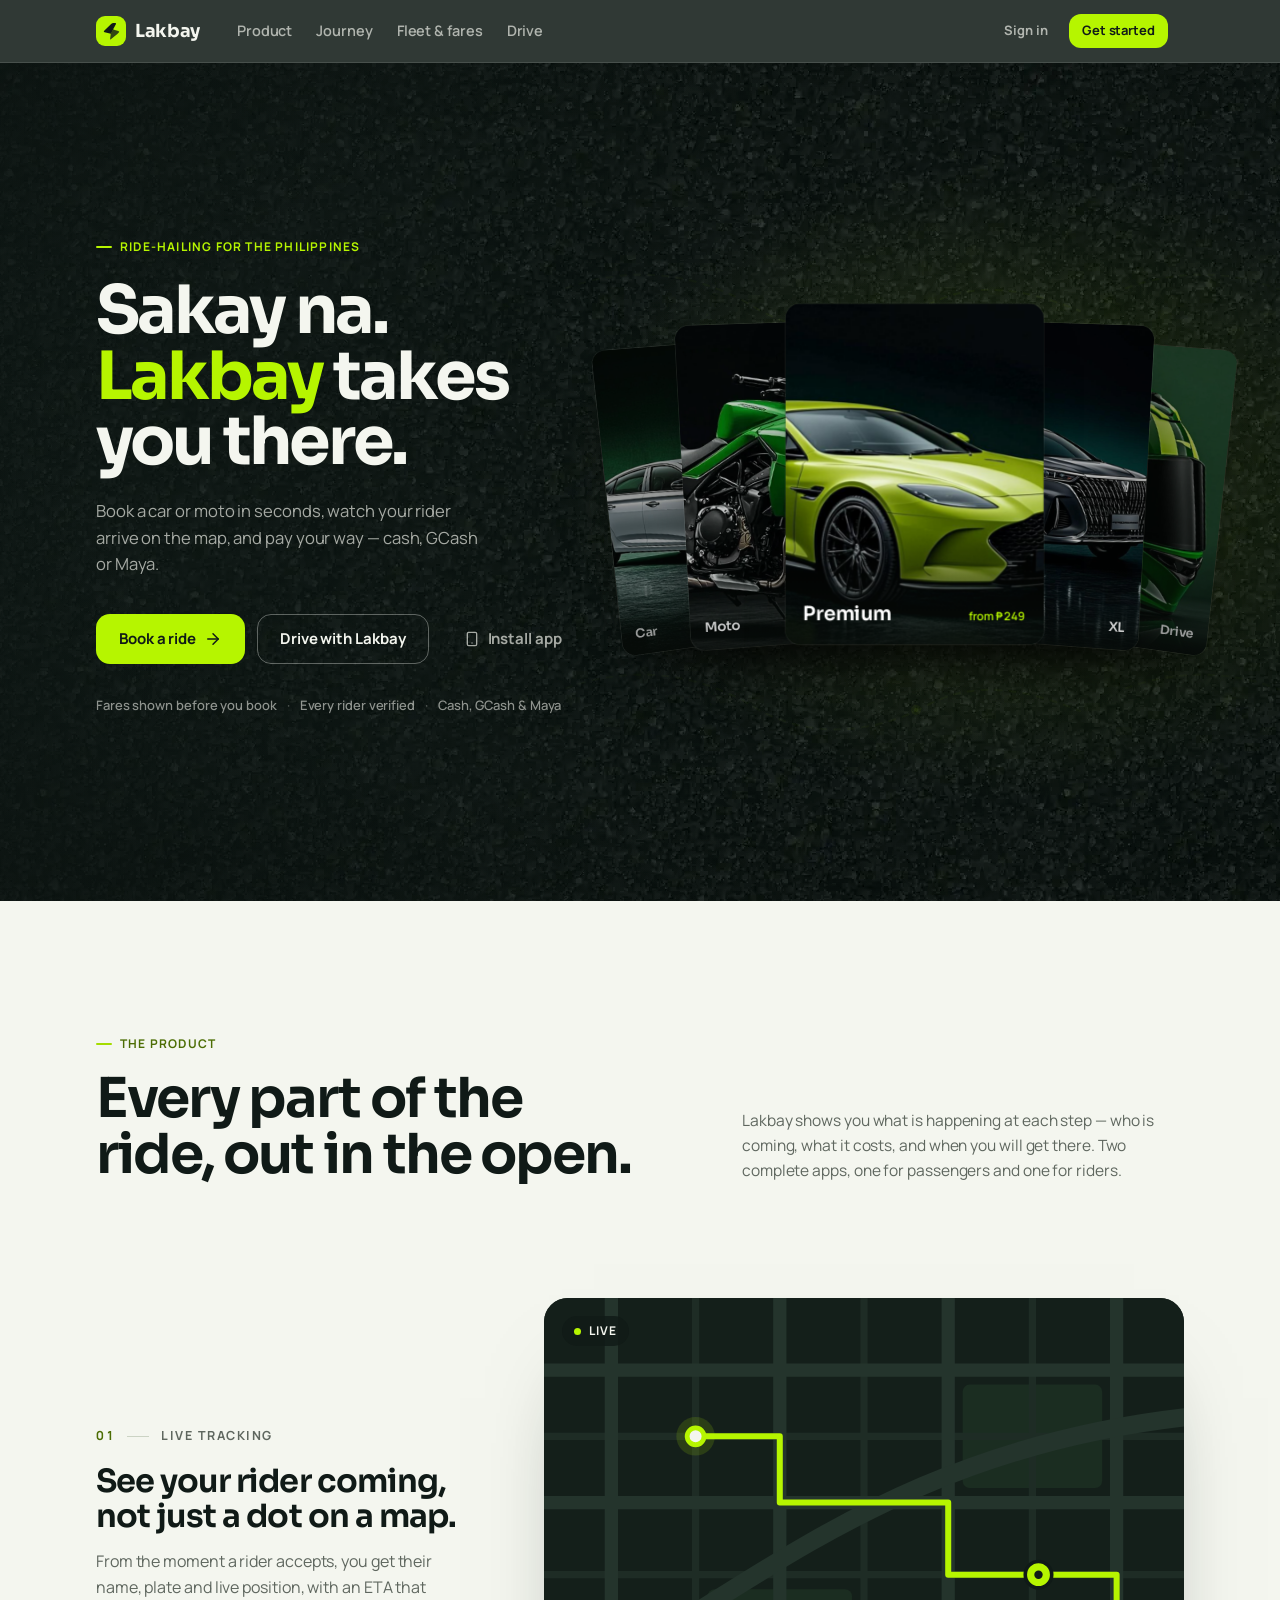
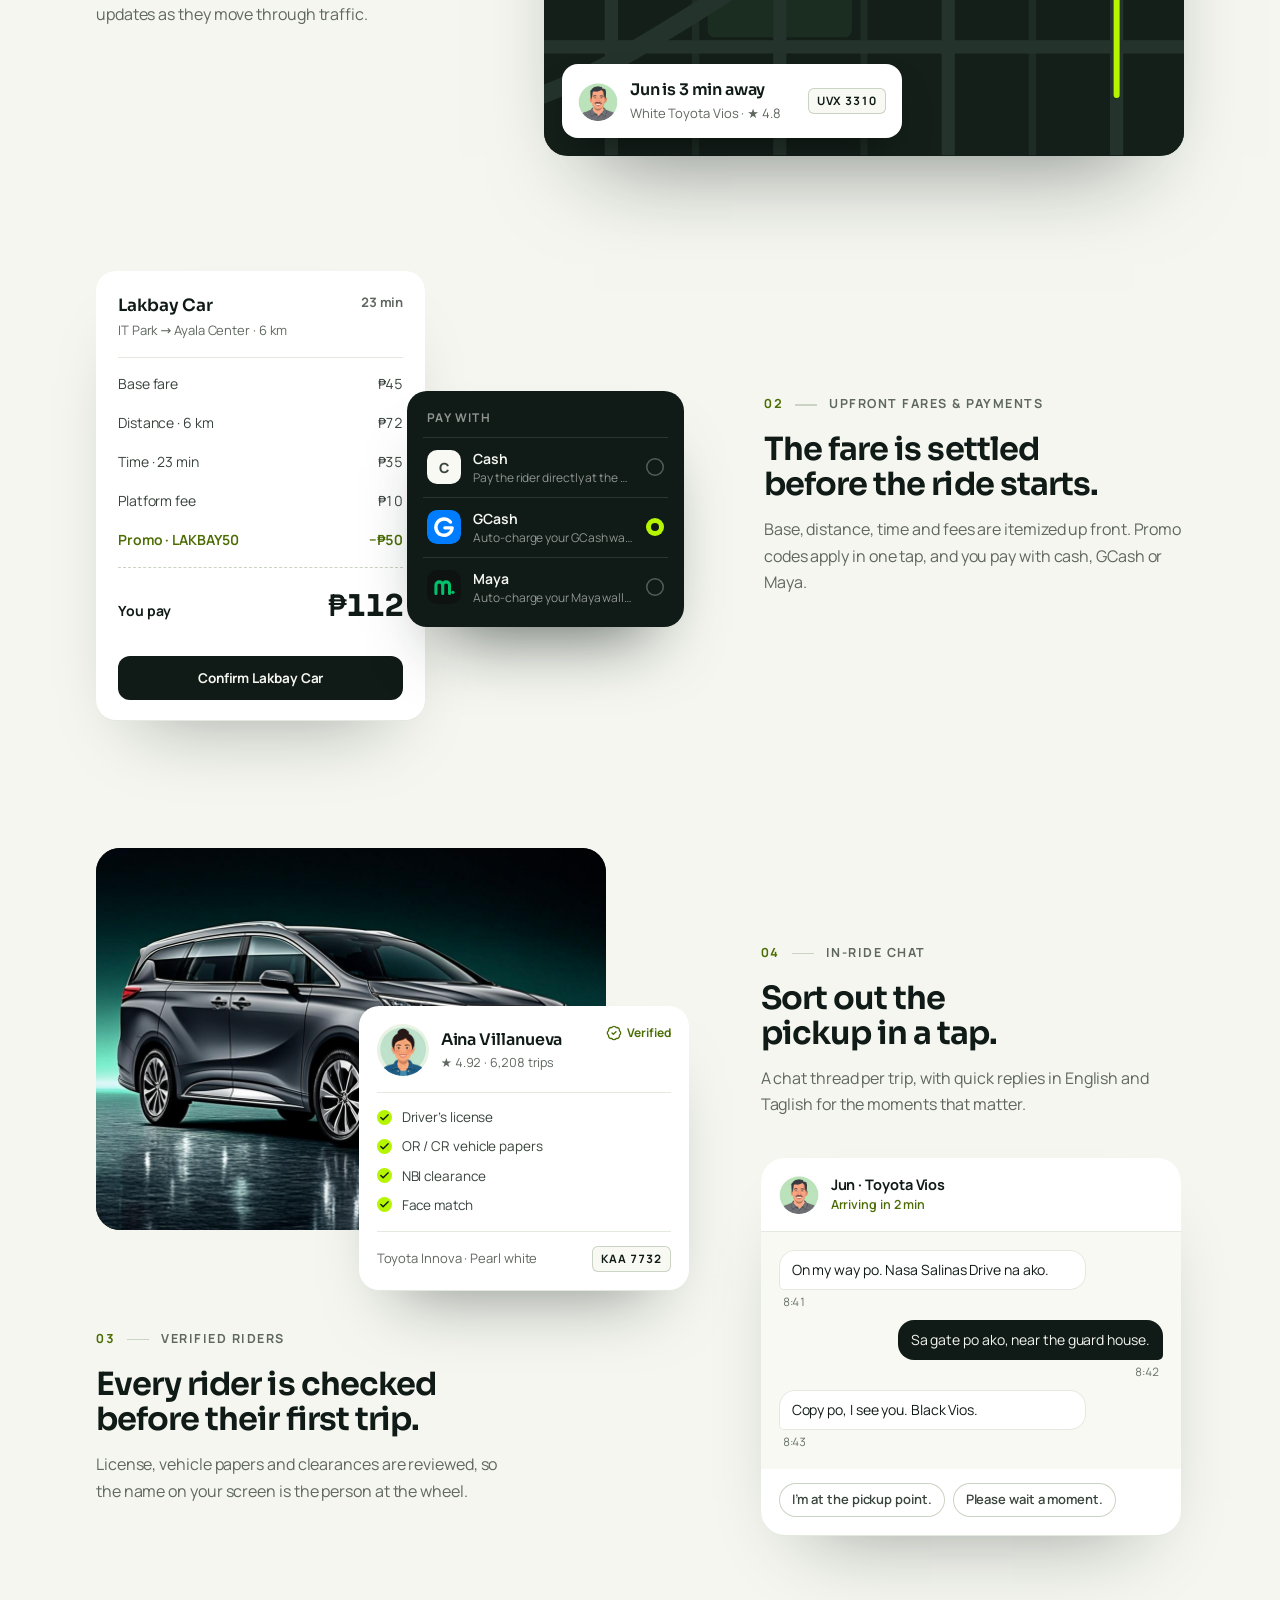
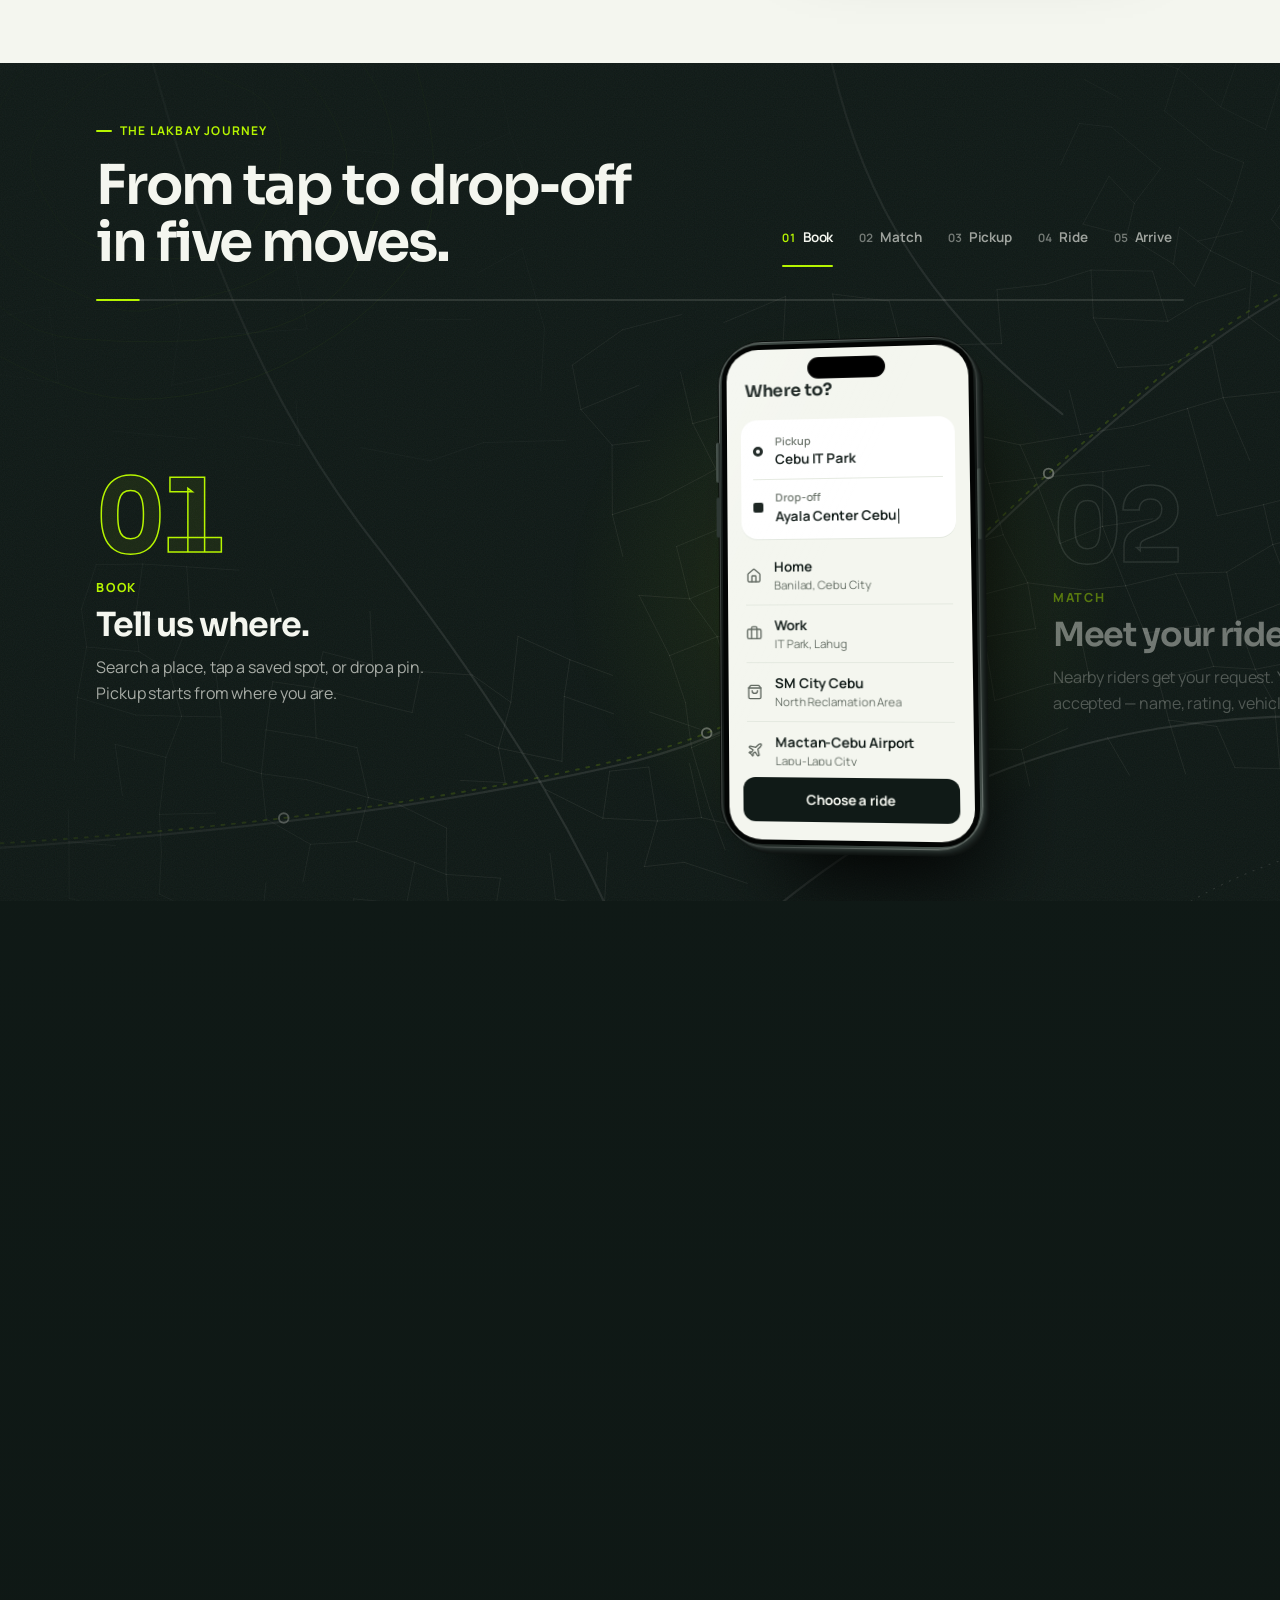
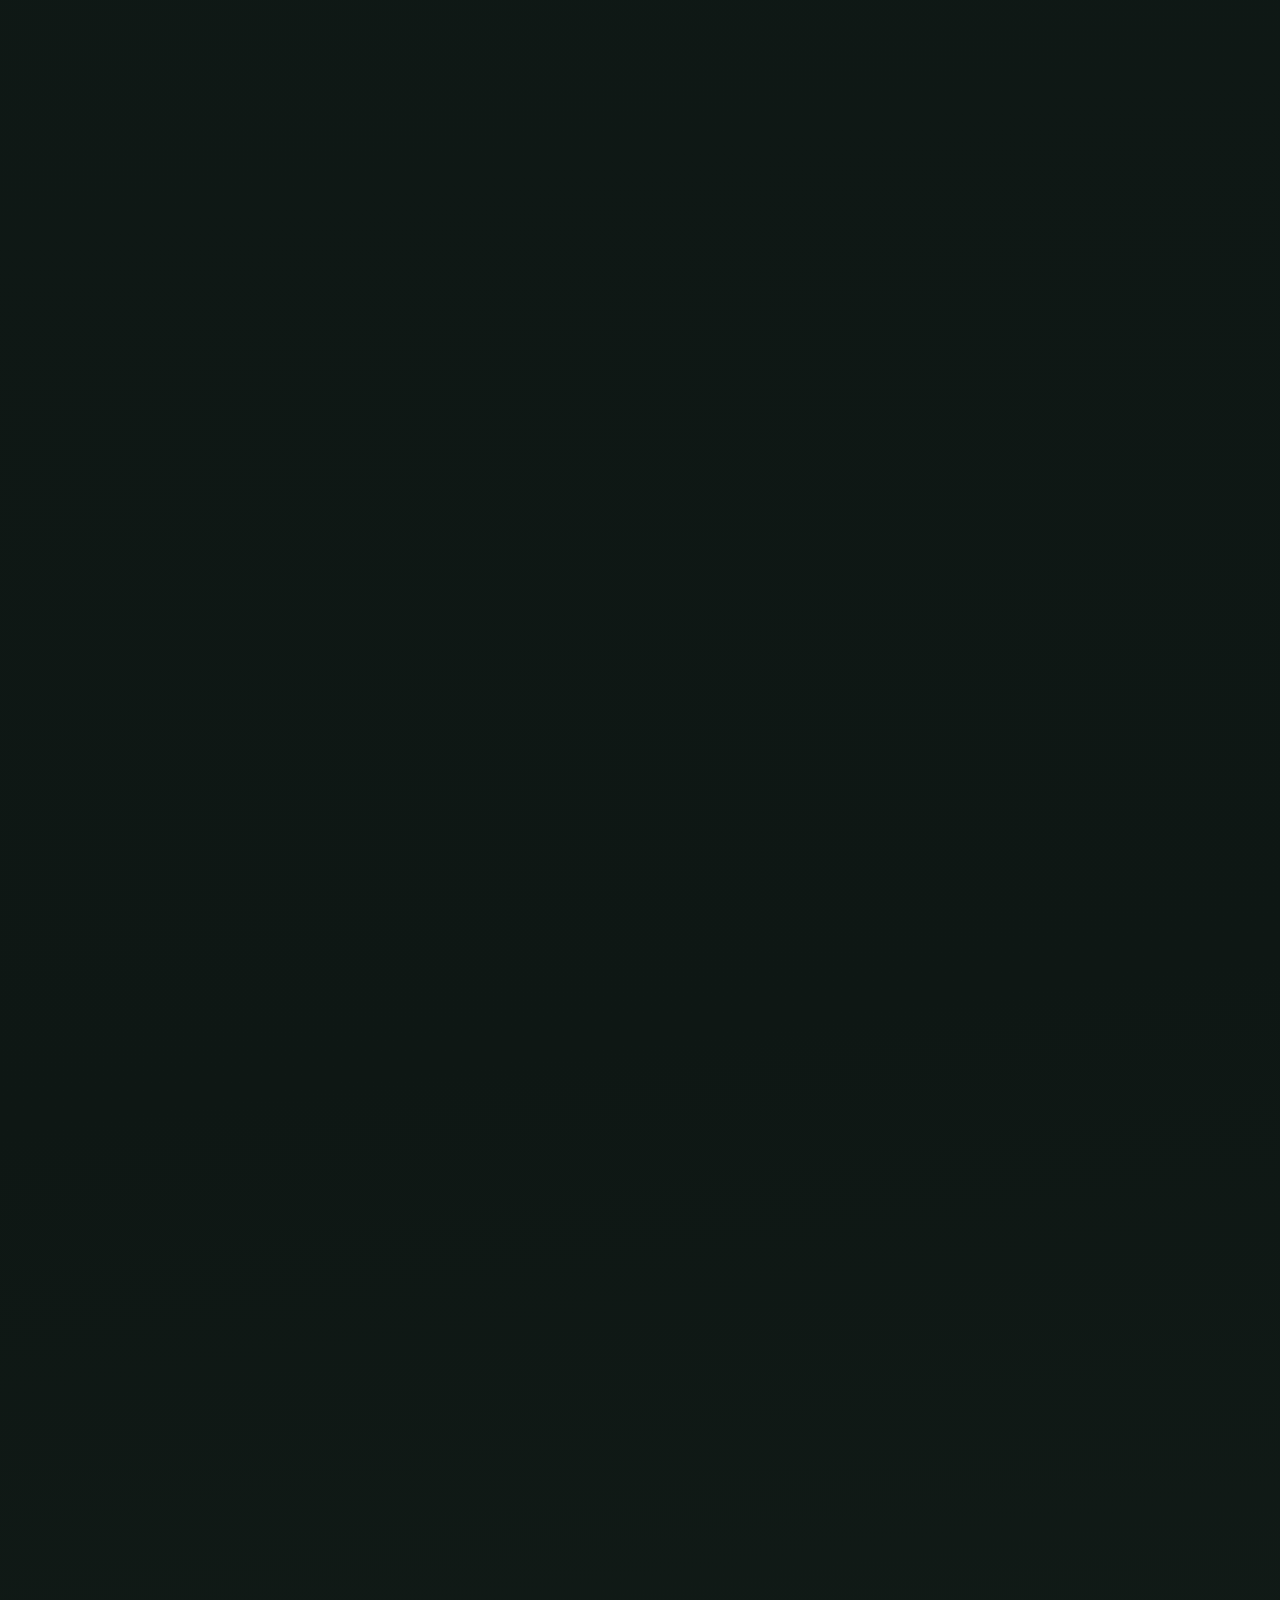
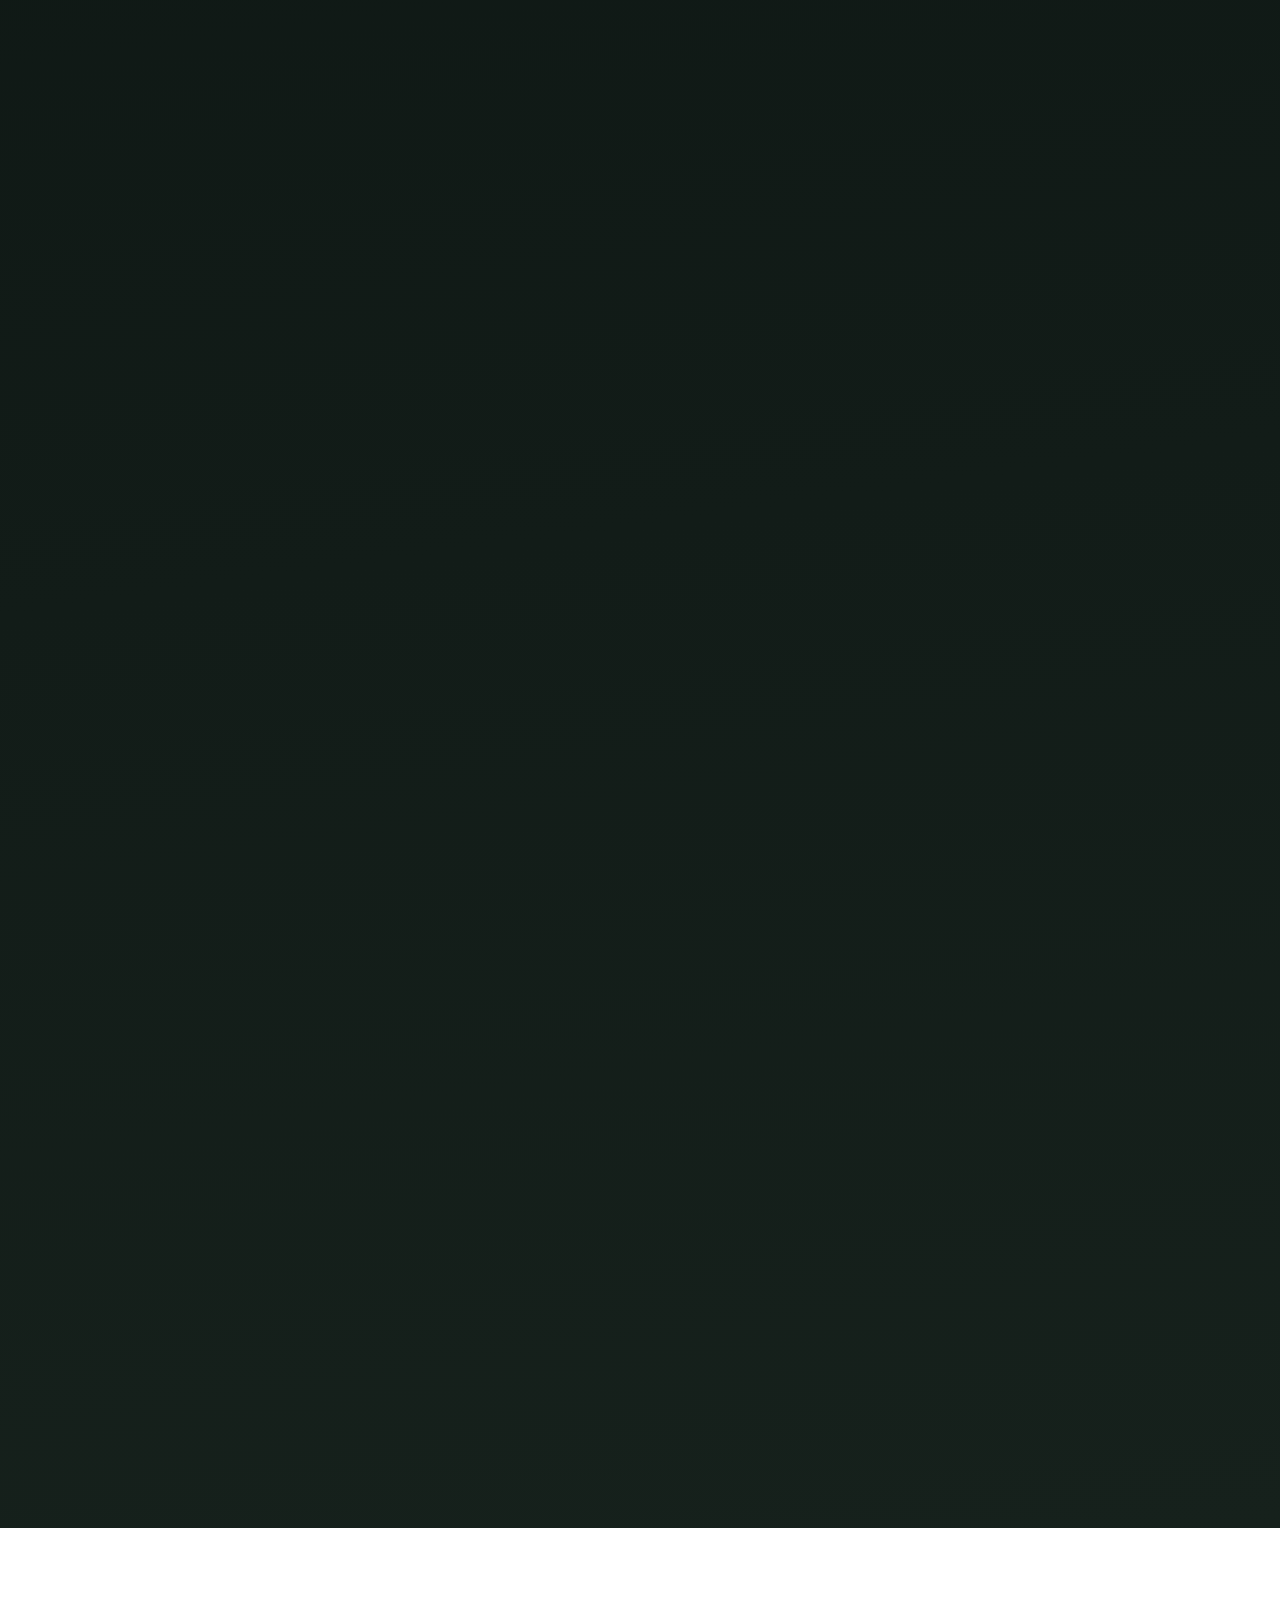
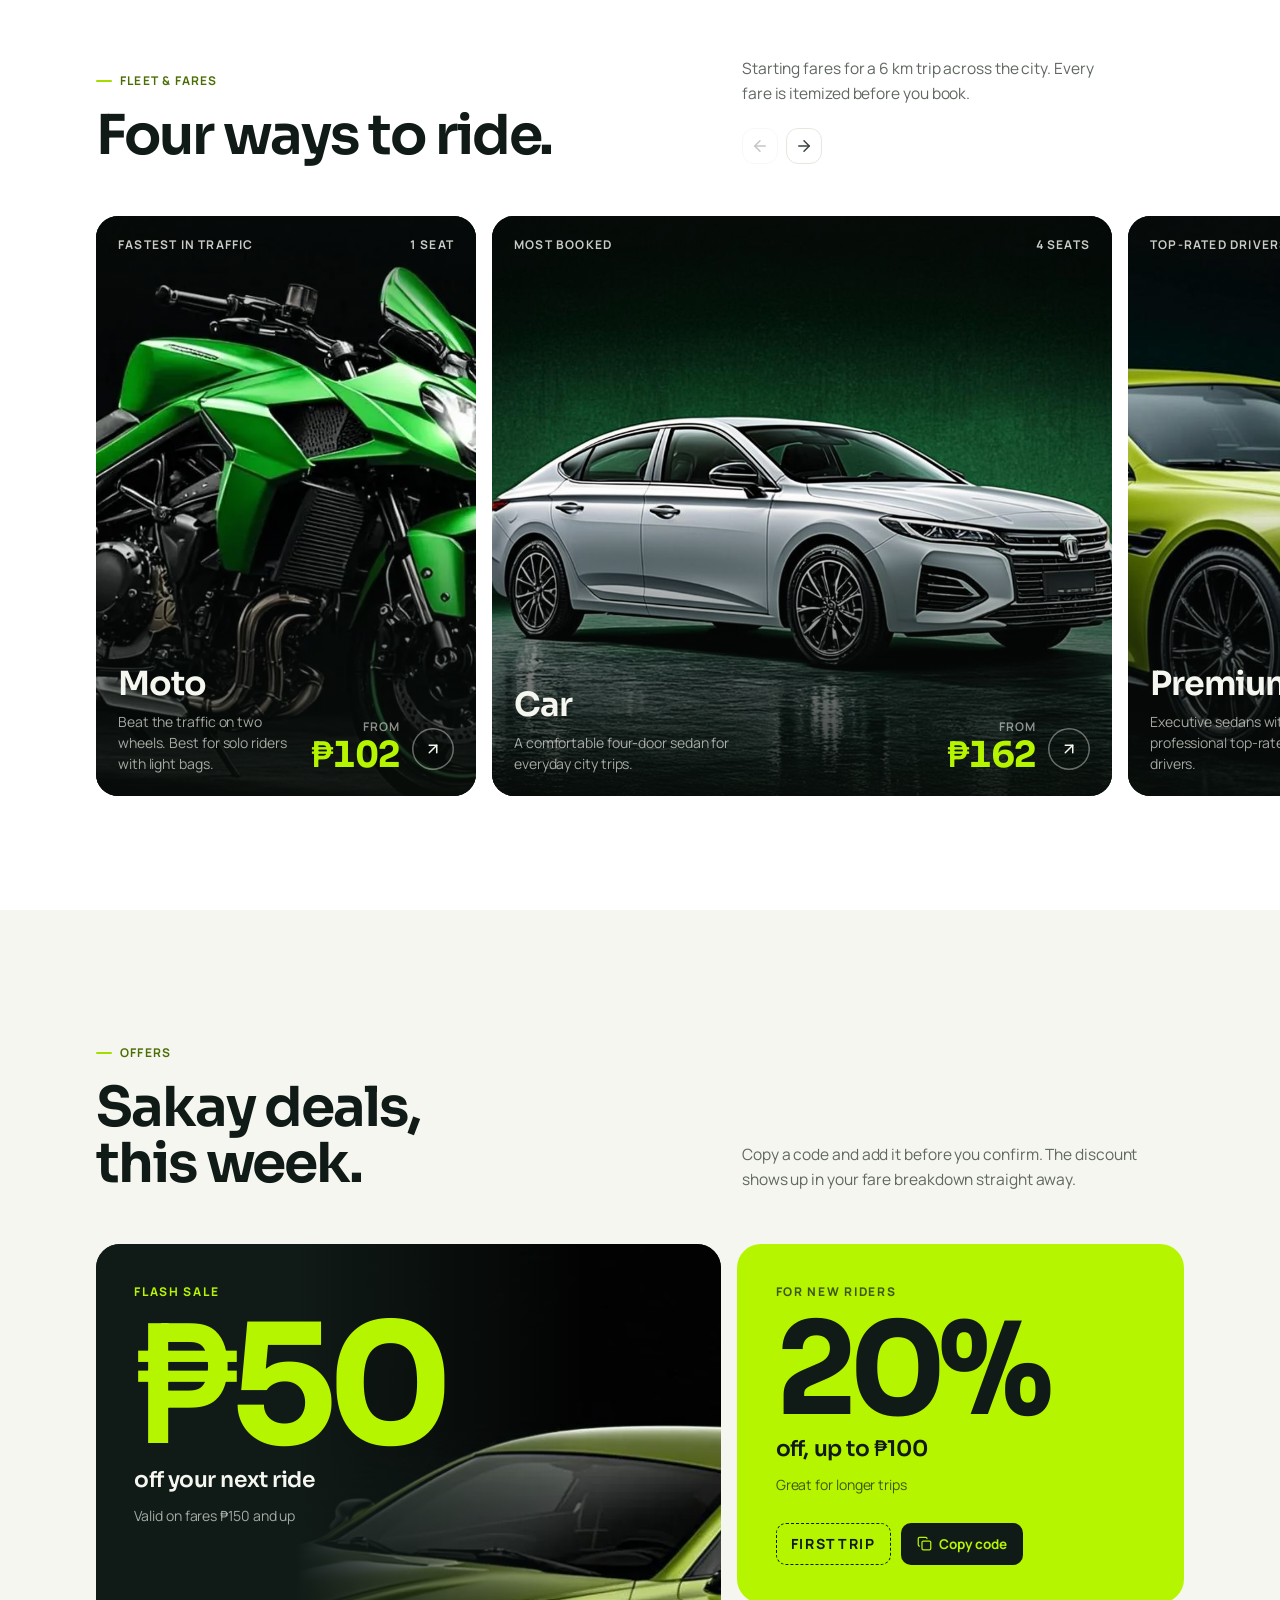
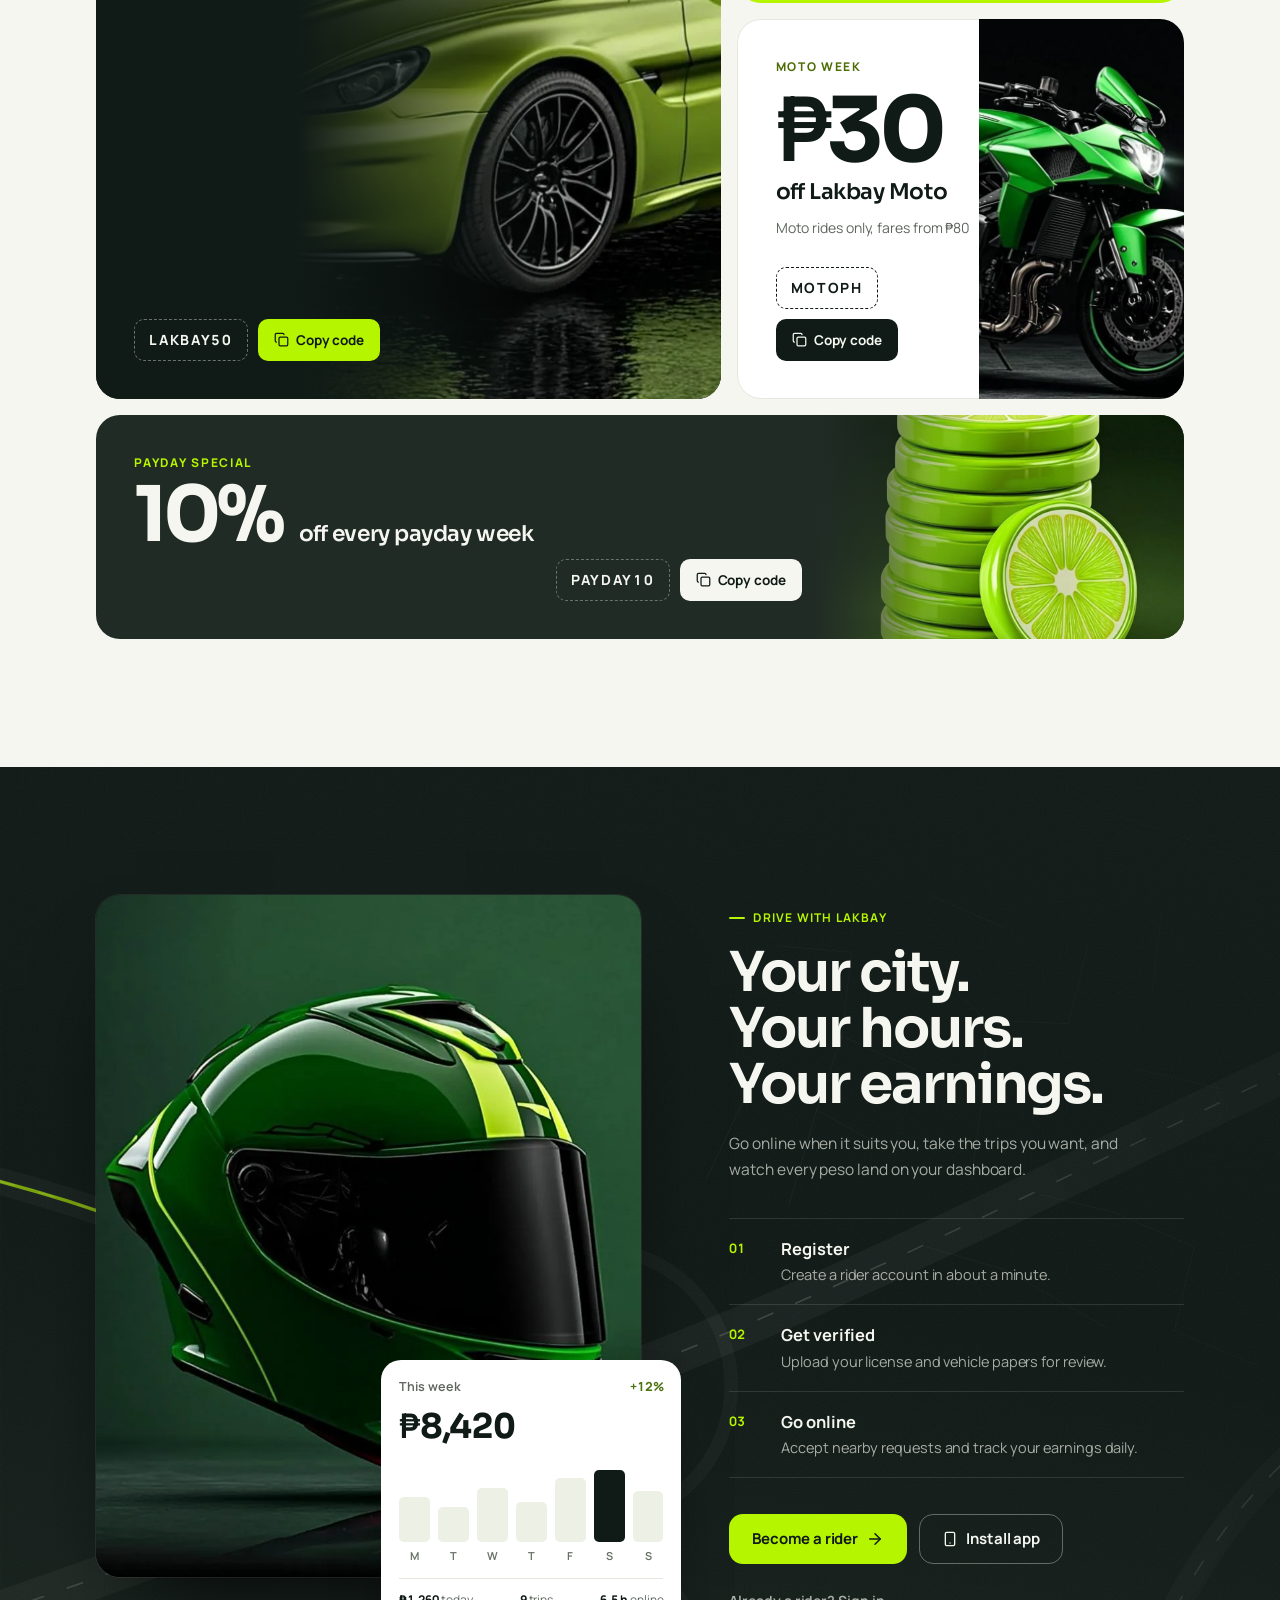
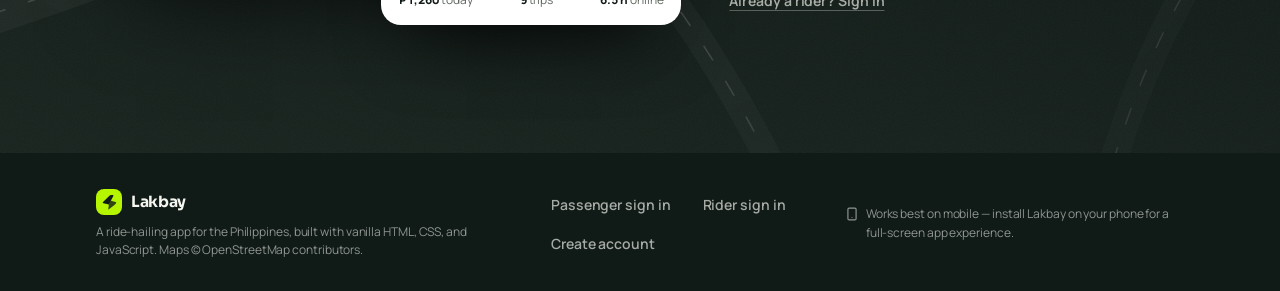
<file: index.html>
<!DOCTYPE html>
<html lang="en">
<head>
  <meta charset="UTF-8" />
  <meta name="viewport" content="width=device-width, initial-scale=1, viewport-fit=cover" />
  <meta name="description" content="Lakbay — book rides across the city or drive and earn with the Lakbay rider app." />
  <title>Lakbay — Your ride, anywhere in the city</title>
  <meta name="theme-color" content="#101A17" />
  <link rel="icon" href="assets/logo/favicon.svg" type="image/svg+xml" />
  <link rel="manifest" href="manifest.webmanifest" />
  <link rel="apple-touch-icon" href="assets/logo/apple-touch-icon.png" />
  <meta property="og:title" content="Lakbay — Your ride, anywhere in the city" />
  <meta property="og:description" content="Book rides across the city or drive and earn with the Lakbay rider app." />
  <meta property="og:image" content="assets/brand-kit/lakbay-og-image.png" />
  <meta name="mobile-web-app-capable" content="yes" />
  <meta name="apple-mobile-web-app-capable" content="yes" />
  <meta name="apple-mobile-web-app-status-bar-style" content="default" />
  <meta name="apple-mobile-web-app-title" content="Lakbay" />
  <!-- Self-hosted typography — Sora + Manrope (no third-party CDN) -->
  <link rel="preload" href="assets/fonts/manrope-latin-wght-normal.woff2" as="font" type="font/woff2" crossorigin />
  <link rel="preload" href="assets/fonts/sora-latin-wght-normal.woff2" as="font" type="font/woff2" crossorigin />
  <link rel="stylesheet" href="css/fonts.css" />
  <link rel="stylesheet" href="css/global.css" />
  <link rel="stylesheet" href="css/components.css" />
  <link rel="stylesheet" href="css/landing.css" />
  <script src="vendor/lucide.min.js"></script>
  <script src="vendor/lenis.min.js" defer></script>
</head>
<body>
  <!-- All landing + auth views are rendered into #auth-root by js/auth/main.js -->
  <div id="auth-root"></div>
  <!-- Offline service worker in production only; on localhost it would serve cached files while you edit, so remove any old one -->
  <script>if ('serviceWorker' in navigator) { var dev = /^(localhost|127\.0\.0\.1|\[::1\])$/.test(location.hostname); window.addEventListener('load', function () { if (dev) { navigator.serviceWorker.getRegistrations().then(function (rs) { rs.forEach(function (r) { r.unregister(); }); }); if (window.caches) caches.keys().then(function (ks) { ks.forEach(function (k) { caches.delete(k); }); }); } else { navigator.serviceWorker.register('sw.js', { scope: './' }).catch(function () {}); } }); }</script>
  <script type="module" src="js/auth/main.js"></script>
</body>
</html>
</file>
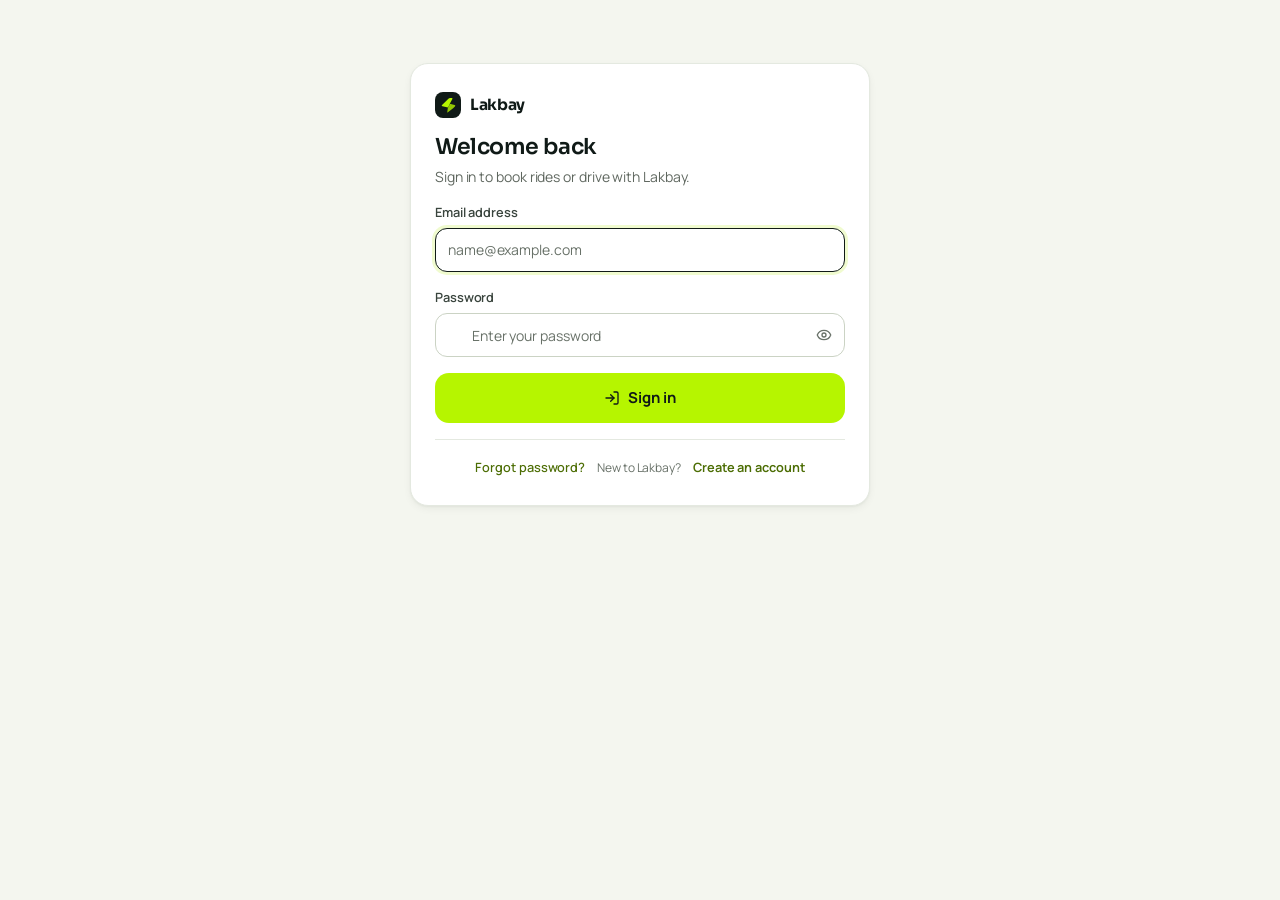
<file: client.html>
<!DOCTYPE html>
<html lang="en">
<head>
  <meta charset="UTF-8" />
  <meta name="viewport" content="width=device-width, initial-scale=1, viewport-fit=cover" />
  <meta name="description" content="Lakbay passenger app — book rides across the city with live tracking, chat, and multiple payment options." />
  <title>Lakbay — Passenger</title>
  <meta name="theme-color" content="#F4F6EF" />
  <link rel="icon" href="assets/logo/favicon.svg" type="image/svg+xml" />
  <link rel="manifest" href="manifest.webmanifest" />
  <link rel="apple-touch-icon" href="assets/logo/apple-touch-icon.png" />
  <meta name="mobile-web-app-capable" content="yes" />
  <meta name="apple-mobile-web-app-capable" content="yes" />
  <meta name="apple-mobile-web-app-status-bar-style" content="default" />
  <meta name="apple-mobile-web-app-title" content="Lakbay" />
  <!-- Self-hosted typography — Sora + Manrope (no third-party CDN) -->
  <link rel="preload" href="assets/fonts/manrope-latin-wght-normal.woff2" as="font" type="font/woff2" crossorigin />
  <link rel="preload" href="assets/fonts/sora-latin-wght-normal.woff2" as="font" type="font/woff2" crossorigin />
  <!-- Theme before first paint (see js/shared/theme.js) -->
  <script>try{var t=localStorage.getItem('lakbay:theme')||'system';if(t==='system')t=matchMedia('(prefers-color-scheme: dark)').matches?'dark':'light';document.documentElement.dataset.theme=t;}catch(e){}</script>
  <link rel="stylesheet" href="css/fonts.css" />
  <link rel="stylesheet" href="vendor/leaflet.css" />
  <link rel="stylesheet" href="css/global.css" />
  <link rel="stylesheet" href="css/components.css" />
  <link rel="stylesheet" href="css/client.css" />
  <script src="vendor/leaflet.js"></script>
  <script src="vendor/lucide.min.js"></script>
</head>
<body>
  <!-- The app shell (sidebar, header, bottom nav, view root) is built by js/app.js -->
  <!-- Offline service worker in production only; on localhost it would serve cached files while you edit, so remove any old one -->
  <script>if ('serviceWorker' in navigator) { var dev = /^(localhost|127\.0\.0\.1|\[::1\])$/.test(location.hostname); window.addEventListener('load', function () { if (dev) { navigator.serviceWorker.getRegistrations().then(function (rs) { rs.forEach(function (r) { r.unregister(); }); }); if (window.caches) caches.keys().then(function (ks) { ks.forEach(function (k) { caches.delete(k); }); }); } else { navigator.serviceWorker.register('sw.js', { scope: './' }).catch(function () {}); } }); }</script>
  <script type="module" src="js/client/main.js"></script>
</body>
</html>
</file>
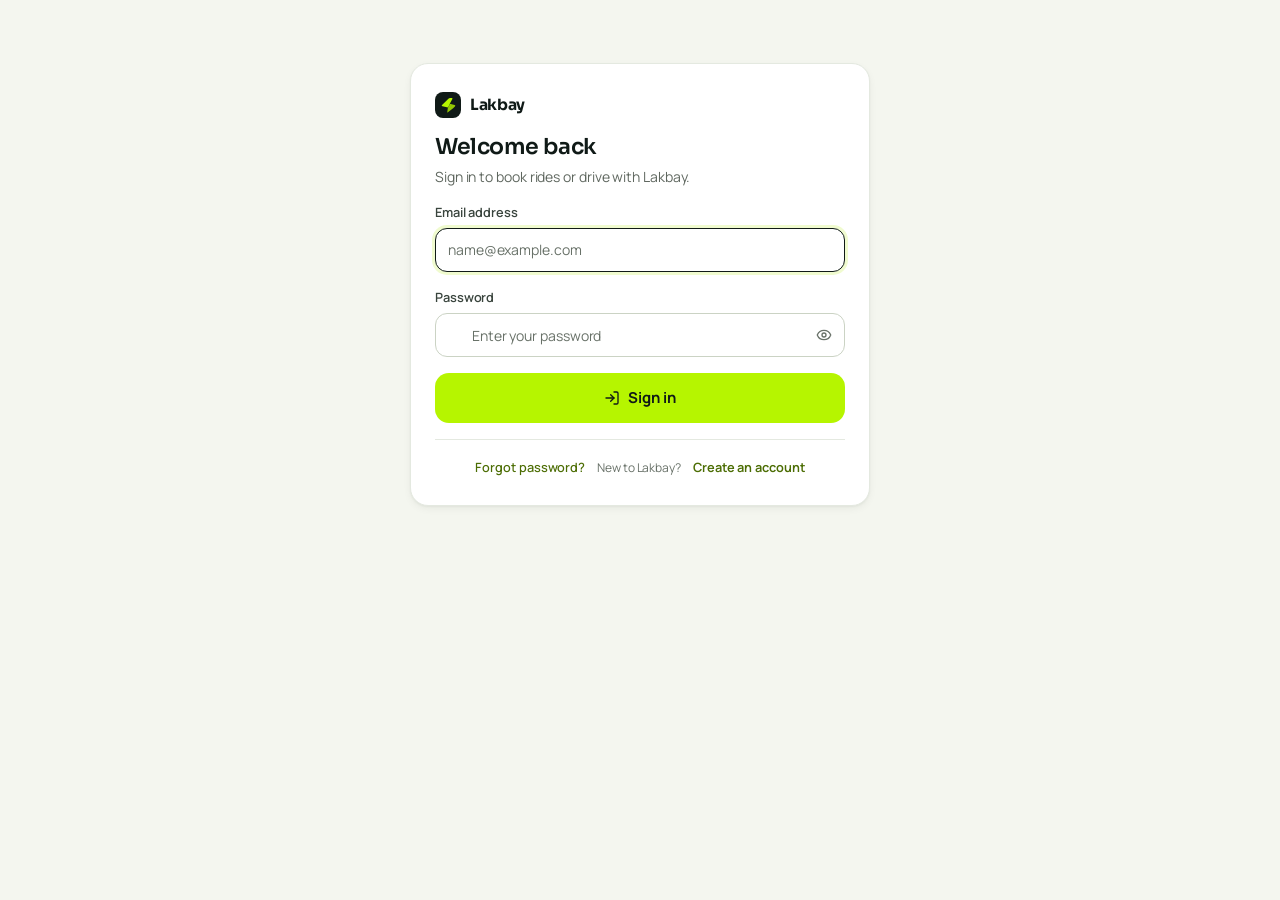
<file: rider.html>
<!DOCTYPE html>
<html lang="en">
<head>
  <meta charset="UTF-8" />
  <meta name="viewport" content="width=device-width, initial-scale=1, viewport-fit=cover" />
  <meta name="description" content="Lakbay rider app — manage availability, receive ride requests, navigate trips, and track earnings." />
  <title>Lakbay — Rider</title>
  <meta name="theme-color" content="#F4F6EF" />
  <link rel="icon" href="assets/logo/favicon.svg" type="image/svg+xml" />
  <link rel="manifest" href="manifest.webmanifest" />
  <link rel="apple-touch-icon" href="assets/logo/apple-touch-icon.png" />
  <meta name="mobile-web-app-capable" content="yes" />
  <meta name="apple-mobile-web-app-capable" content="yes" />
  <meta name="apple-mobile-web-app-status-bar-style" content="default" />
  <meta name="apple-mobile-web-app-title" content="Lakbay" />
  <!-- Self-hosted typography — Sora + Manrope (no third-party CDN) -->
  <link rel="preload" href="assets/fonts/manrope-latin-wght-normal.woff2" as="font" type="font/woff2" crossorigin />
  <link rel="preload" href="assets/fonts/sora-latin-wght-normal.woff2" as="font" type="font/woff2" crossorigin />
  <!-- Theme before first paint (see js/shared/theme.js) -->
  <script>try{var t=localStorage.getItem('lakbay:theme')||'system';if(t==='system')t=matchMedia('(prefers-color-scheme: dark)').matches?'dark':'light';document.documentElement.dataset.theme=t;}catch(e){}</script>
  <link rel="stylesheet" href="css/fonts.css" />
  <link rel="stylesheet" href="vendor/leaflet.css" />
  <link rel="stylesheet" href="css/global.css" />
  <link rel="stylesheet" href="css/components.css" />
  <link rel="stylesheet" href="css/rider.css" />
  <script src="vendor/leaflet.js"></script>
  <script src="vendor/lucide.min.js"></script>
</head>
<body>
  <!-- The app shell (sidebar, header, bottom nav, view root) is built by js/app.js -->
  <!-- Offline service worker in production only; on localhost it would serve cached files while you edit, so remove any old one -->
  <script>if ('serviceWorker' in navigator) { var dev = /^(localhost|127\.0\.0\.1|\[::1\])$/.test(location.hostname); window.addEventListener('load', function () { if (dev) { navigator.serviceWorker.getRegistrations().then(function (rs) { rs.forEach(function (r) { r.unregister(); }); }); if (window.caches) caches.keys().then(function (ks) { ks.forEach(function (k) { caches.delete(k); }); }); } else { navigator.serviceWorker.register('sw.js', { scope: './' }).catch(function () {}); } }); }</script>
  <script type="module" src="js/rider/main.js"></script>
</body>
</html>
</file>
<file: css/fonts.css>
/* ==========================================================================
   Lakbay — Self-hosted typography
   Sora (display) + Manrope (UI) as local variable woff2 files — no Google
   Fonts CDN, works offline (service-worker cached), zero third-party calls.

   Files: assets/fonts/{family}-{subset}-wght-normal.woff2 (variable weight)
   Scale: Sora 100–800 wght axis / Manrope 200–800 wght axis, so every
   weight used by the design system (400/500/550/600/650/700/800) renders
   from a single file per subset.

   Both faces are licensed under the SIL Open Font License 1.1
   (Sora © Jonathan Barnbrook; Manrope © Mikhail Sharanda).
   ========================================================================== */

/* ---------- Sora — display face: hero, section & card headings, brand word ---------- */
@font-face {
  font-family: "Sora";
  font-style: normal;
  font-weight: 100 800;
  font-display: swap;
  src: url("../assets/fonts/sora-latin-ext-wght-normal.woff2") format("woff2");
  unicode-range: U+0100-02BA, U+02BD-02C5, U+02C7-02CC, U+02CE-02D7, U+02DD-02FF, U+0304, U+0308, U+0329, U+1D00-1DBF, U+1E00-1E9F, U+1EF2-1EFF, U+2020, U+20A0-20AB, U+20AD-20C0, U+2113, U+2C60-2C7F, U+A720-A7FF;
}
@font-face {
  font-family: "Sora";
  font-style: normal;
  font-weight: 100 800;
  font-display: swap;
  src: url("../assets/fonts/sora-latin-wght-normal.woff2") format("woff2");
  unicode-range: U+0000-00FF, U+0131, U+0152-0153, U+02BB-02BC, U+02C6, U+02DA, U+02DC, U+0304, U+0308, U+0329, U+2000-206F, U+20AC, U+2122, U+2191, U+2193, U+2212, U+2215, U+FEFF, U+FFFD;
}

/* ---------- Manrope — UI face: body, navigation, buttons, prices ---------- */
@font-face {
  font-family: "Manrope";
  font-style: normal;
  font-weight: 200 800;
  font-display: swap;
  src: url("../assets/fonts/manrope-latin-ext-wght-normal.woff2") format("woff2");
  unicode-range: U+0100-02BA, U+02BD-02C5, U+02C7-02CC, U+02CE-02D7, U+02DD-02FF, U+0304, U+0308, U+0329, U+1D00-1DBF, U+1E00-1E9F, U+1EF2-1EFF, U+2020, U+20A0-20AB, U+20AD-20C0, U+2113, U+2C60-2C7F, U+A720-A7FF;
}
@font-face {
  font-family: "Manrope";
  font-style: normal;
  font-weight: 200 800;
  font-display: swap;
  src: url("../assets/fonts/manrope-latin-wght-normal.woff2") format("woff2");
  unicode-range: U+0000-00FF, U+0131, U+0152-0153, U+02BB-02BC, U+02C6, U+02DA, U+02DC, U+0304, U+0308, U+0329, U+2000-206F, U+20AC, U+2122, U+2191, U+2193, U+2212, U+2215, U+FEFF, U+FFFD;
}
</file>
<file: css/global.css>
/* ==========================================================================
   Lakbay — Global design system
   Tokens, reset, typography, motion system, app shell layout, utilities.
   Brand: Electric Lime (#B6F500) on Midnight Green (#101A17) + Ice White
   (#F4F6EF). Type: Sora (display) / Manrope (UI).
   Design principles: lime is a strategic highlight, never wallpaper;
   dark foundations carry the premium feel; light surfaces stay clean.
   ========================================================================== */

/* ---------- Tokens ---------- */
:root {
  /* Electric Lime — the brand highlight. Fills, active states, map routes.
     Never used as large background on light pages, never behind white text. */
  --c-primary: #B6F500;
  --c-primary-hover: #A4DC00;
  --c-primary-ink: #4C6D04;   /* lime-family ink for text/icons on light surfaces */
  --c-primary-soft: #F0FBCF;  /* soft lime wash — focus rings, selected rows */
  --c-primary-softer: #F8FEE6;
  /* Legacy aliases — old token names kept until every rule is migrated */
  --c-primary-strong: #A4DC00;
  --c-primary-deep: #4C6D04;

  /* Midnight foundation — dark bands, footer, CTA, dark cards */
  --c-dark: #101A17;
  --c-dark-2: #202B25;
  --c-dark-3: #2C3A32;
  --c-on-dark: #F4F6EF;
  --c-on-dark-2: rgba(244, 246, 239, 0.66);
  --c-on-dark-3: rgba(244, 246, 239, 0.56); /* ≈5.3:1 on midnight (was 0.38 = 3.4:1) */
  --c-line-dark: rgba(244, 246, 239, 0.12);

  /* Warm accent — ratings and financial highlights only */
  --c-accent: #E8A13A;
  --c-accent-soft: #FBF1E1;
  --c-accent-strong: #B7791F;

  /* Ink (text) — midnight doubles as the ink color */
  --c-ink: #101A17;
  --c-ink-2: #39443D;
  /* Muted text greys, darkened to pass WCAG AA (4.5:1) for small text on
     white and on the page background. ink-4 is the lighter of the two and
     is also used for hints, placeholders and captions. */
  --c-ink-3: #5F675F; /* 5.85:1 on white, 5.37:1 on #F4F6EF */
  --c-ink-4: #687168; /* 5.06:1 on white, 4.64:1 on #F4F6EF */

  /* Lines & surfaces */
  --c-line: #E4E9E0;
  --c-line-strong: #CBD3C4;
  --c-bg: #F4F6EF;
  --c-surface: #FFFFFF;
  --c-surface-2: #F7F9F2;
  --c-surface-3: #ECF0E5;

  /* Semantic */
  --c-success: #4C7310; /* 5.1:1 on its soft background (was 4.37:1) */
  --c-success-soft: #F0FAD6;
  --c-danger: #D14343;
  --c-danger-soft: #FBE9E9;
  --c-warn: #B7791F;
  --c-warn-soft: #FBF0DC;
  --c-info-soft: #F0F2EC;

  /* Radii — buttons/inputs 10–14, cards 16–24, overlays 18–24 */
  --r-xs: 6px;
  --r-sm: 10px;
  --r-md: 12px;
  --r-lg: 18px;
  --r-xl: 22px;
  --r-full: 999px;

  /* Shadows — quiet, layered, rare */
  --sh-1: 0 1px 2px rgba(23, 34, 29, 0.05);
  --sh-2: 0 1px 2px rgba(23, 34, 29, 0.04), 0 3px 10px -2px rgba(23, 34, 29, 0.08);
  --sh-3: 0 4px 12px -2px rgba(23, 34, 29, 0.08), 0 20px 44px -16px rgba(23, 34, 29, 0.2);
  --sh-pop: 0 0 0 1px var(--c-line), 0 12px 32px -8px rgba(23, 34, 29, 0.16);

  /* Type — Sora (display) + Manrope (UI), self-hosted in assets/fonts */
  --font-ui: "Manrope", "Segoe UI", system-ui, -apple-system, sans-serif;
  --font-display: "Sora", "Manrope", "Segoe UI", system-ui, sans-serif;
  --fs-xs: 12px; /* smallest text size in the app */
  --fs-sm: 12.75px;
  --fs-md: 14px;
  --fs-lg: 15.5px;
  --fs-xl: 18px;
  --fs-2xl: 22px;
  --fs-3xl: 28px;

  /* Typography scale — the Lakbay type ramp
     Hero heading    Sora 700    48–64px   (clamp floors at 36px on small screens)
     Section heading Sora 600    30–36px
     Card heading    Sora 600    20–24px
     Navigation      Manrope 600 14–15px
     Body text       Manrope 400 14–16px   (--fs-md / --fs-lg)
     Buttons         Manrope 700 14–15px
     Prices          Manrope 700 20–28px */
  --fs-hero: clamp(36px, 5.6vw, 64px);
  --fs-section: clamp(26px, 3.1vw, 36px);
  --fs-card-h: 20px;
  --fs-nav: 14.5px;
  --fs-btn: 14.5px;
  --fs-price: 22px;

  /* Spacing scale — 4 · 8 · 12 · 16 · 24 · 32 · 48 · 64 */
  --space-1: 4px;
  --space-2: 8px;
  --space-3: 12px;
  --space-4: 16px;
  --space-5: 24px;
  --space-6: 32px;
  --space-7: 48px;
  --space-8: 64px;

  /* Motion system — durations */
  --motion-instant: 100ms;
  --motion-fast: 150ms;
  --motion-normal: 220ms;
  --motion-moderate: 320ms;
  --motion-slow: 450ms;

  /* Motion system — easing */
  --ease-standard: cubic-bezier(0.2, 0, 0, 1);
  --ease-enter: cubic-bezier(0, 0, 0.2, 1);
  --ease-exit: cubic-bezier(0.4, 0, 1, 1);
  --ease-emphasized: cubic-bezier(0.2, 0.8, 0.2, 1);

  /* Motion system — distances */
  --motion-distance-sm: 6px;
  --motion-distance-md: 14px;
  --motion-distance-lg: 24px;

  /* Legacy aliases (kept so existing rules transition smoothly) */
  --tr-fast: var(--motion-fast) var(--ease-standard);
  --tr-med: var(--motion-normal) var(--ease-standard);

  /* Layout */
  --sidebar-w: 252px;
  --header-h: 58px;
  --bottomnav-h: 60px;

  /* Role tokens — what a color is FOR, so both themes stay correct.
     inverse: the high-contrast fill (midnight on light, ice on dark) used by
     dark buttons, selected chips and outgoing chat bubbles. chrome: the
     always-midnight brand frame (sidebar), shared with the landing header. */
  --c-inverse: #101A17;
  --c-inverse-hover: #22302A;
  --c-on-inverse: #F4F6EF;
  --c-chrome: #101A17;
  --c-toast: #101A17;
  --c-glass: rgba(244, 246, 239, 0.86);
  --c-map-bg: #E9EDE6;
  --c-overlay: rgba(10, 16, 13, 0.5);

  /* Card spacing — one padding and one inner gap everywhere */
  --card-pad: 16px;
  --card-gap: 12px;
}

/* ---------- Dark theme (client.html / rider.html) ----------
   Set by js/shared/theme.js on <html data-theme="dark">. Same roles, tuned
   for midnight: surfaces step up in lightness instead of leaning on
   shadows, text greys keep >= 4.5:1, lime becomes the highlight ink. */
[data-theme="dark"] {
  color-scheme: dark;
  --c-bg: #0B1310;
  --c-surface: #111B17;
  --c-surface-2: #16211C;
  --c-surface-3: #1D2923;
  --c-line: rgba(244, 246, 239, 0.08);
  --c-line-strong: rgba(244, 246, 239, 0.16);
  --c-ink: #F4F6EF;
  --c-ink-2: #D2D8CE;
  --c-ink-3: #A5AFA4; /* 7.4:1 on surface */
  --c-ink-4: #8E988D; /* 5.6:1 on surface */
  --c-primary-ink: #B6F500;
  --c-primary-deep: #C6FA3C;
  --c-primary-soft: rgba(182, 245, 0, 0.13);
  --c-primary-softer: rgba(182, 245, 0, 0.06);
  --c-accent-soft: rgba(232, 161, 58, 0.14);
  --c-accent-strong: #F0B65C;
  --c-success: #A3D95A;
  --c-success-soft: rgba(163, 217, 90, 0.12);
  --c-danger: #F27C7C;
  --c-danger-soft: rgba(242, 124, 124, 0.13);
  --c-warn: #F0B65C;
  --c-warn-soft: rgba(240, 182, 92, 0.13);
  --c-info-soft: rgba(244, 246, 239, 0.06);
  --c-inverse: #F4F6EF;
  --c-inverse-hover: #DDE3D7;
  --c-on-inverse: #101A17;
  --c-chrome: #08100D;
  --c-toast: #23302A;
  --c-glass: rgba(11, 19, 16, 0.84);
  --c-map-bg: #18201C;
  --c-overlay: rgba(0, 0, 0, 0.6);
  --sh-1: 0 1px 2px rgba(0, 0, 0, 0.35);
  --sh-2: 0 1px 2px rgba(0, 0, 0, 0.3), 0 6px 16px -4px rgba(0, 0, 0, 0.45);
  --sh-3: 0 8px 20px -4px rgba(0, 0, 0, 0.45), 0 24px 48px -16px rgba(0, 0, 0, 0.6);
  --sh-pop: 0 0 0 1px var(--c-line-strong), 0 18px 40px -10px rgba(0, 0, 0, 0.65);
}
/* OpenStreetMap tiles have no dark style: invert + re-hue them in CSS so the
   map sits inside the dark UI instead of glowing. Markers are unaffected. */
[data-theme="dark"] .leaflet-tile-pane { filter: invert(1) hue-rotate(180deg) brightness(0.92) contrast(0.88) saturate(0.35); }
[data-theme="dark"] .leaflet-control-attribution { background: rgba(17, 27, 23, 0.8) !important; color: var(--c-ink-4); }
[data-theme="dark"] .leaflet-control-attribution a { color: var(--c-ink-3); }
[data-theme="dark"] .leaflet-bar a { background: var(--c-surface); color: var(--c-ink); border-color: var(--c-line); }

/* ---------- Reset ---------- */
*, *::before, *::after { box-sizing: border-box; }
* { margin: 0; padding: 0; }
/* No global smooth scrolling: it also animates the app's own view changes
   and anchor jumps, and fights trackpad momentum. Section links opt in. */
html { -webkit-text-size-adjust: 100%; }
body {
  font-family: var(--font-ui);
  font-size: var(--fs-md);
  line-height: 1.5;
  letter-spacing: -0.006em;
  color: var(--c-ink);
  background: var(--c-bg);
  -webkit-font-smoothing: antialiased;
  text-rendering: optimizeLegibility;
}
img, svg, video { display: block; max-width: 100%; }
button, input, select, textarea { font: inherit; color: inherit; letter-spacing: inherit; }
button { background: none; border: 0; cursor: pointer; }
a { color: var(--c-primary-ink); text-decoration: none; }
a:hover { text-decoration: underline; }
ul, ol { list-style: none; }
strong { font-weight: 650; }
:focus-visible { outline: 2px solid var(--c-primary-hover); outline-offset: 2px; border-radius: 4px; }
::selection { background: rgba(182, 245, 0, 0.35); color: var(--c-dark); }
::placeholder { color: var(--c-ink-4); opacity: 1; }
[hidden] { display: none !important; }

/* Scrollbars */
* { scrollbar-width: thin; scrollbar-color: var(--c-line-strong) transparent; }
*::-webkit-scrollbar { width: 8px; height: 8px; }
*::-webkit-scrollbar-track { background: transparent; }
*::-webkit-scrollbar-thumb { background: var(--c-line-strong); border-radius: var(--r-full); }
*::-webkit-scrollbar-thumb:hover { background: var(--c-ink-4); }

/* Section headings use the display face */
h1, h2, h3 { font-family: var(--font-display); }

/* ---------- Typography scale ---------- */
.t-display { font-family: var(--font-display); font-size: var(--fs-3xl); font-weight: 700; letter-spacing: -0.022em; line-height: 1.15; }
.t-title   { font-family: var(--font-display); font-size: var(--fs-2xl); font-weight: 600; letter-spacing: -0.018em; line-height: 1.22; }
.t-h2      { font-family: var(--font-display); font-size: var(--fs-xl); font-weight: 600; letter-spacing: -0.014em; line-height: 1.28; }
.t-h3      { font-family: var(--font-display); font-size: var(--fs-lg); font-weight: 600; line-height: 1.32; }
.t-body    { font-size: var(--fs-md); font-weight: 400; }
.t-small   { font-size: var(--fs-sm); color: var(--c-ink-3); }
.t-xs      { font-size: var(--fs-xs); color: var(--c-ink-4); }
.t-muted   { color: var(--c-ink-3); }
.t-strong  { font-weight: 600; }
.t-num     { font-variant-numeric: tabular-nums; }

/* Small-caps section label — typography instead of pills */
.t-overline {
  font-size: 12px; font-weight: 650; letter-spacing: 0.08em;
  text-transform: uppercase; color: var(--c-ink-4);
}

/* ---------- Layout primitives ---------- */
.page { min-height: 100vh; display: flex; flex-direction: column; }
.container { width: 100%; max-width: 1128px; margin: 0 auto; padding: 0 20px; }
.row { display: flex; align-items: center; gap: 10px; }
.row-between { display: flex; align-items: center; justify-content: space-between; gap: 10px; }
.col { display: flex; flex-direction: column; gap: 10px; }
.grid { display: grid; gap: 12px; }
.grow { flex: 1 1 auto; min-width: 0; }
.spacer { flex: 1; }
.stack-4 > * + * { margin-top: 4px; }
.stack-8 > * + * { margin-top: 8px; }
.stack-12 > * + * { margin-top: 12px; }
.stack-16 > * + * { margin-top: 16px; }
.stack-24 > * + * { margin-top: 24px; }
.mt-4 { margin-top: 4px; } .mt-8 { margin-top: 8px; } .mt-12 { margin-top: 12px; }
.mt-16 { margin-top: 16px; } .mt-24 { margin-top: 24px; }
.mb-8 { margin-bottom: 8px; } .mb-12 { margin-bottom: 12px; } .mb-16 { margin-bottom: 16px; }
.center { text-align: center; }
.nowrap { white-space: nowrap; }
.clamp-1 { overflow: hidden; text-overflow: ellipsis; white-space: nowrap; }
.clamp-2 { display: -webkit-box; -webkit-line-clamp: 2; -webkit-box-orient: vertical; overflow: hidden; }
.hide-mobile { display: initial; }
.only-mobile { display: none; }

/* Section header pattern */
.section-head { display: flex; align-items: baseline; justify-content: space-between; gap: 12px; margin: 22px 0 10px; }
.section-head h3 { font-size: var(--fs-lg); font-weight: 600; letter-spacing: -0.01em; }

/* Visually hidden (a11y) */
.sr-only {
  position: absolute; width: 1px; height: 1px; margin: -1px;
  clip: rect(0 0 0 0); overflow: hidden; white-space: nowrap; border: 0; padding: 0;
}

/* ==========================================================================
   MOTION SYSTEM — shared keyframes & entrance choreography
   ========================================================================== */
@keyframes lb-fade-up {
  from { opacity: 0; transform: translateY(var(--motion-distance-md)); }
  to   { opacity: 1; transform: translateY(0); }
}
@keyframes lb-fade-in {
  from { opacity: 0; }
  to   { opacity: 1; }
}
@keyframes lb-scale-in {
  from { opacity: 0; transform: scale(0.97); }
  to   { opacity: 1; transform: scale(1); }
}

/* Page-load entrance: header settles first, content follows in sequence.
   Runs once per reload; internal navigation uses view transitions instead. */
.lb-boot .lb-header { animation: lb-fade-in var(--motion-normal) var(--ease-enter) both; }
.lb-boot .lb-hero .lb-hero-copy > * { animation: lb-fade-up var(--motion-moderate) var(--ease-enter) both; }
.lb-boot .lb-hero .lb-hero-copy > *:nth-child(1) { animation-delay: 40ms; }
.lb-boot .lb-hero .lb-hero-copy > *:nth-child(2) { animation-delay: 90ms; }
.lb-boot .lb-hero .lb-hero-copy > *:nth-child(3) { animation-delay: 140ms; }
.lb-boot .lb-hero .lb-hero-copy > *:nth-child(4) { animation-delay: 190ms; }
.lb-boot .lb-hero .lb-hero-copy > *:nth-child(5) { animation-delay: 240ms; }
.lb-boot .lb-hero .lb-hero-art { animation: lb-fade-up var(--motion-slow) var(--ease-enter) 160ms both; }
.lb-boot .lb-auth-card { animation: lb-fade-up var(--motion-moderate) var(--ease-enter) both; }

/* App shell entrance */
.app-boot .app-sidebar { animation: lb-fade-in var(--motion-normal) var(--ease-enter) both; }
.app-boot .app-header { animation: lb-fade-in var(--motion-normal) var(--ease-enter) both; }
.app-boot .app-bottomnav { animation: lb-fade-in var(--motion-normal) var(--ease-enter) both; }
.app-boot .app-view > .cl-stack > *,
.app-boot .app-view > .rd-stack > *,
.app-boot .app-view > * { animation: lb-fade-up var(--motion-moderate) var(--ease-enter) both; }
.app-boot .app-view > .cl-stack > *:nth-child(1), .app-boot .app-view > .rd-stack > *:nth-child(1), .app-boot .app-view > *:nth-child(1) { animation-delay: 30ms; }
.app-boot .app-view > .cl-stack > *:nth-child(2), .app-boot .app-view > .rd-stack > *:nth-child(2), .app-boot .app-view > *:nth-child(2) { animation-delay: 70ms; }
.app-boot .app-view > .cl-stack > *:nth-child(3), .app-boot .app-view > .rd-stack > *:nth-child(3), .app-boot .app-view > *:nth-child(3) { animation-delay: 110ms; }
.app-boot .app-view > .cl-stack > *:nth-child(4), .app-boot .app-view > .rd-stack > *:nth-child(4), .app-boot .app-view > *:nth-child(4) { animation-delay: 150ms; }
.app-boot .app-view > .cl-stack > *:nth-child(n+5), .app-boot .app-view > .rd-stack > *:nth-child(n+5) { animation-delay: 190ms; }
.app-boot.app-ready .app-view > * { animation: none; }

/* Scroll reveal — subtle, opt-in via [data-reveal] */
[data-reveal] { opacity: 0; transform: translateY(var(--motion-distance-md)); }
[data-reveal].revealed {
  opacity: 1; transform: translateY(0);
  transition: opacity var(--motion-moderate) var(--ease-enter), transform var(--motion-moderate) var(--ease-enter);
  transition-delay: var(--reveal-delay, 0ms);
}
.no-io [data-reveal] { opacity: 1; transform: none; }

/* View Transitions API — subtle cross-fade with slight rise */
@view-transition { navigation: auto; }
::view-transition-old(view-root) { animation: vt-out var(--motion-fast) var(--ease-exit) both; }
::view-transition-new(view-root) { animation: vt-in var(--motion-normal) var(--ease-enter) both; }
@keyframes vt-out { to { opacity: 0; transform: translateY(-4px); } }
@keyframes vt-in { from { opacity: 0; transform: translateY(6px); } }
::view-transition-old(root), ::view-transition-new(root) { animation-duration: var(--motion-fast); }

/* ---------- Reduced motion ---------- */
@media (prefers-reduced-motion: reduce) {
  *, *::before, *::after {
    scroll-behavior: auto !important;
    animation-duration: 0.01ms !important;
    animation-iteration-count: 1 !important;
    transition-duration: 0.01ms !important;
  }
  [data-reveal] { opacity: 1; transform: none; }
}

/* ---------- App shell (client.html / rider.html) ----------
   Phone (<768): sticky header + bottom tab bar.
   Tablet (768–1023): midnight icon rail.
   Desktop (>=1024): midnight sidebar with grouped navigation.
   The sidebar is brand chrome — midnight in both themes, like the landing
   header — so the two apps and the site read as one product. */
.app-shell { min-height: 100vh; display: flex; background: var(--c-bg); }
.app-sidebar {
  display: none;
  width: var(--sidebar-w); flex-shrink: 0;
  background: var(--c-chrome); color: var(--c-on-dark);
  position: sticky; top: 0;
  height: 100vh;
  flex-direction: column;
  padding: 18px 12px 12px;
}
.app-sidebar .brand { display: flex; align-items: center; gap: 10px; padding: 4px 10px 10px; }
.app-sidebar .brand-logo .logo-mark { background: var(--c-primary); color: var(--c-dark); }
.app-sidebar .brand-logo .logo-word { color: var(--c-on-dark); }
.app-sidebar nav { display: flex; flex-direction: column; gap: 2px; flex: 1; overflow-y: auto; }
.nav-group {
  display: block; padding: 18px 12px 7px;
  font-size: 11.5px; font-weight: 700; letter-spacing: 0.12em; text-transform: uppercase;
  color: rgba(244, 246, 239, 0.52);
}

.nav-item {
  display: flex; align-items: center; gap: 12px;
  padding: 10px 12px; border-radius: var(--r-sm);
  font-size: var(--fs-md); font-weight: 550; color: var(--c-ink-3);
  transition: background var(--motion-fast) var(--ease-standard), color var(--motion-fast) var(--ease-standard);
  width: 100%; text-align: left; position: relative;
}
.nav-item i, .nav-item svg { width: 18px; height: 18px; flex-shrink: 0; transition: color var(--motion-fast) var(--ease-standard); }
.nav-item:hover { background: var(--c-surface-2); color: var(--c-ink); text-decoration: none; }
.app-sidebar .nav-item { color: rgba(244, 246, 239, 0.7); }
.app-sidebar .nav-item:hover { background: rgba(244, 246, 239, 0.06); color: var(--c-on-dark); }
.app-sidebar .nav-item.active { background: rgba(182, 245, 0, 0.1); color: var(--c-on-dark); font-weight: 650; }
.app-sidebar .nav-item.active svg { color: var(--c-primary); }
/* active marker: a short lime bar that grows in */
.app-sidebar .nav-item::before {
  content: ""; position: absolute; left: -12px; top: 50%; width: 3px; height: 20px;
  margin-top: -10px; border-radius: 0 3px 3px 0; background: var(--c-primary);
  transform: scaleY(0); transition: transform var(--motion-moderate) var(--ease-emphasized);
}
.app-sidebar .nav-item.active::before { transform: scaleY(1); }
.app-sidebar .nav-item:focus-visible { outline-color: var(--c-primary); }
.nav-item .nav-badge {
  margin-left: auto; background: var(--c-primary); color: var(--c-dark);
  font-size: 11.5px; font-weight: 750; min-width: 20px; height: 20px;
  border-radius: var(--r-full); display: inline-flex; align-items: center; justify-content: center; padding: 0 6px;
}

.app-sidebar .side-foot {
  display: flex; align-items: center; gap: 6px;
  margin-top: 10px; padding: 12px 4px 0;
  border-top: 1px solid rgba(244, 246, 239, 0.08);
}
.side-account {
  flex: 1; min-width: 0; display: flex; align-items: center; gap: 10px;
  padding: 6px; border-radius: var(--r-sm); color: var(--c-on-dark);
  transition: background var(--motion-fast) var(--ease-standard);
}
.side-account:hover { background: rgba(244, 246, 239, 0.06); text-decoration: none; }
.side-account .avatar { border-color: rgba(244, 246, 239, 0.16); }
.side-account-txt { display: flex; flex-direction: column; min-width: 0; line-height: 1.3; }
.side-account-txt strong { font-size: 13.5px; font-weight: 650; }
.side-account-txt small { font-size: 12px; color: rgba(244, 246, 239, 0.56); }
.side-logout {
  width: 40px; height: 40px; flex-shrink: 0; border-radius: var(--r-sm);
  display: inline-flex; align-items: center; justify-content: center;
  color: rgba(244, 246, 239, 0.6);
  transition: background var(--motion-fast) var(--ease-standard), color var(--motion-fast) var(--ease-standard);
}
.side-logout:hover { background: rgba(244, 246, 239, 0.08); color: var(--c-on-dark); }
.side-logout svg { width: 17px; height: 17px; }

.app-main { flex: 1 1 auto; min-width: 0; display: flex; flex-direction: column; }
.app-header {
  position: sticky; top: 0; z-index: 40;
  height: calc(var(--header-h) + env(safe-area-inset-top, 0px));
  background: var(--c-glass);
  backdrop-filter: blur(14px) saturate(1.2);
  -webkit-backdrop-filter: blur(14px) saturate(1.2);
  border-bottom: 1px solid var(--c-line);
  display: flex; align-items: center; gap: 10px;
  padding: 0 16px;
  padding-top: env(safe-area-inset-top, 0px);
}
.app-header .hdr-title { font-family: var(--font-display); font-size: 17px; font-weight: 650; letter-spacing: -0.02em; line-height: 1.25; margin: 0; overflow: hidden; text-overflow: ellipsis; white-space: nowrap; }
.app-header .hdr-sub { font-size: var(--fs-xs); color: var(--c-ink-4); overflow: hidden; text-overflow: ellipsis; white-space: nowrap; }
.app-header .row.grow > div { min-width: 0; }
.app-view { flex: 1 1 auto; min-width: 0; padding: 18px 16px 28px; view-transition-name: view-root; }
.app-view--flush { padding: 0; }

/* account menu: appearance switch */
.menu-theme { padding: 6px 8px 8px; display: flex; flex-direction: column; gap: 8px; }
.menu-theme-label { font-size: 12px; font-weight: 650; color: var(--c-ink-4); padding: 0 2px; }
.theme-switch { display: grid; grid-template-columns: repeat(3, 1fr); gap: 2px; padding: 3px; border-radius: var(--r-sm); background: var(--c-surface-2); }
.theme-switch button {
  display: flex; flex-direction: column; align-items: center; gap: 3px;
  padding: 7px 4px; border-radius: 8px;
  font-size: 12px; font-weight: 600; color: var(--c-ink-3);
  transition: background var(--motion-fast) var(--ease-standard), color var(--motion-fast) var(--ease-standard);
}
.theme-switch button svg { width: 16px; height: 16px; }
.theme-switch button:hover { color: var(--c-ink); }
.theme-switch button.on { background: var(--c-surface); color: var(--c-ink); box-shadow: var(--sh-1); }

/* phone tab bar — the active tab gets a soft lime pill behind its icon */
.app-bottomnav {
  position: fixed; bottom: 0; left: 0; right: 0; z-index: 40;
  height: calc(var(--bottomnav-h) + env(safe-area-inset-bottom, 0px));
  padding-bottom: env(safe-area-inset-bottom, 0px);
  background: var(--c-glass);
  backdrop-filter: blur(14px) saturate(1.2);
  -webkit-backdrop-filter: blur(14px) saturate(1.2);
  border-top: 1px solid var(--c-line);
  display: flex; align-items: stretch;
}
.app-bottomnav a, .app-bottomnav button {
  flex: 1; display: flex; flex-direction: column; align-items: center; justify-content: center;
  gap: 4px; font-size: 12px; font-weight: 600; color: var(--c-ink-4);
  position: relative; transition: color var(--motion-fast) var(--ease-standard);
  -webkit-tap-highlight-color: transparent;
}
.app-bottomnav a:hover { text-decoration: none; color: var(--c-ink-2); }
.app-bottomnav a::before {
  content: ""; position: absolute; top: 6px; left: 50%; width: 56px; height: 30px; margin-left: -28px;
  border-radius: var(--r-full); background: var(--c-primary-soft);
  opacity: 0; transform: scaleX(0.5);
  transition: opacity var(--motion-normal) var(--ease-standard), transform var(--motion-moderate) var(--ease-emphasized);
}
.app-bottomnav i, .app-bottomnav svg { position: relative; width: 20px; height: 20px; margin-top: 2px; }
.app-bottomnav a > span:not(.nav-badge) { position: relative; }
.app-bottomnav .active { color: var(--c-ink); }
.app-bottomnav .active::before { opacity: 1; transform: none; }
.app-bottomnav .active svg { color: var(--c-primary-deep); }
.app-bottomnav a:active::before { transform: scale(0.92); }
.app-bottomnav .nav-badge {
  position: absolute; top: 5px; left: calc(50% + 8px); z-index: 1;
  background: var(--c-primary); color: var(--c-dark); font-size: 11px; font-weight: 750; line-height: 1;
  min-width: 18px; height: 18px; border-radius: var(--r-full);
  display: inline-flex; align-items: center; justify-content: center; padding: 0 4px;
  box-shadow: 0 0 0 2px var(--c-surface);
}

/* tablet: icon rail */
@media (min-width: 768px) {
  .app-sidebar { display: flex; }
  .app-bottomnav { display: none; }
  .app-view { padding: 22px 24px 36px; }
  .app-header { padding: 0 24px; }
}
@media (min-width: 768px) and (max-width: 1023px) {
  .app-sidebar { width: 76px; padding: 16px 10px 12px; align-items: center; }
  .app-sidebar .brand { padding: 4px 0 12px; }
  .app-sidebar .brand .logo-word, .nav-group, .nav-item > span:not(.nav-badge), .side-account-txt, .side-logout { display: none; }
  .app-sidebar nav { width: 100%; gap: 6px; }
  .app-sidebar .nav-item { justify-content: center; padding: 12px 0; }
  .app-sidebar .nav-item::before { left: -10px; }
  .app-sidebar .nav-item .nav-badge { position: absolute; top: 4px; right: 6px; min-width: 18px; height: 18px; font-size: 11px; }
  .app-sidebar .side-foot { padding: 10px 0 0; justify-content: center; }
  .side-account { flex: 0 0 auto; padding: 4px; }
}
@media (min-width: 1024px) {
  :root { --card-pad: 20px; --card-gap: 14px; } /* a little more room on desktop */
  .app-view { padding: 28px 32px 48px; }
  .app-header { padding: 0 32px; }
}
@media (max-width: 767px) {
  .hide-mobile { display: none !important; }
  .only-mobile { display: initial; }
  /* Every view (including flush trip/navigation layouts) leaves room for the
     fixed bottom nav, so the last buttons on a page can always be tapped. */
  .app-view { padding-bottom: calc(var(--bottomnav-h) + env(safe-area-inset-bottom, 0px) + 20px); }
  .app-view--flush { padding-bottom: calc(var(--bottomnav-h) + env(safe-area-inset-bottom, 0px) + 16px); }
}

/* ---------- Brand ---------- */
.brand-logo { display: inline-flex; align-items: center; gap: 9px; }
.brand-logo .logo-mark {
  width: 28px; height: 28px; border-radius: 9px;
  background: var(--c-dark); color: var(--c-lime, var(--c-primary));
  display: inline-flex; align-items: center; justify-content: center;
  flex-shrink: 0;
}
.brand-logo .logo-mark svg { width: 16px; height: 16px; }
.brand-logo .logo-word { font-family: var(--font-display); font-size: 16.5px; font-weight: 700; letter-spacing: -0.02em; color: var(--c-ink); }
.brand-logo .logo-word em { font-style: normal; color: inherit; }
.brand-logo.on-dark .logo-word { color: #fff; }

/* ==========================================================================
   BRAND ASSET KIT — reusable graphic elements
   Motion streaks · route pattern · oversized bolt · directional stripes
   These keep Lakbay's surfaces feeling like one designed system.
   ========================================================================== */

/* Motion streaks — diagonal soft tubes for hero banners & dividers */
.brand-streaks {
  position: relative; overflow: hidden;
}
.brand-streaks::before {
  content: ""; position: absolute; inset: 0; pointer-events: none;
  background:
    radial-gradient(120px 120px at 85% 12%, rgba(182, 245, 0, 0.14), transparent 70%),
    repeating-linear-gradient(118deg,
      transparent 0 90px,
      rgba(244, 246, 239, 0.05) 90px 108px,
      transparent 108px 210px,
      rgba(182, 245, 0, 0.06) 210px 222px);
}

/* Route pattern — topographic-style route lines for dark bands.
   Ships as assets/brand/pattern-route.svg (light strokes on transparent). */
.brand-routes {
  position: relative; overflow: hidden;
}
.brand-routes::before {
  content: ""; position: absolute; inset: 0; pointer-events: none;
  background-image: url("../assets/brand/pattern-route.svg");
  background-size: 560px auto; background-repeat: repeat;
  opacity: 0.55;
}

/* Directional stripes — lime sweep for transitions & card edges */
.brand-sweep {
  position: relative; overflow: hidden;
}
.brand-sweep::after {
  content: ""; position: absolute; right: -12%; top: -40%; bottom: -40%; width: 34%;
  transform: rotate(24deg);
  background: linear-gradient(180deg, rgba(182, 245, 0, 0), rgba(182, 245, 0, 0.16), rgba(182, 245, 0, 0));
  pointer-events: none;
}

/* Oversized bolt watermark — campaign cards & brand storytelling.
   Pass color via `color`; size via font-size on the class root. */
.brand-bolt-mark {
  position: absolute; pointer-events: none; line-height: 0;
  opacity: 0.1;
}
.brand-bolt-mark svg { width: 100%; height: 100%; fill: currentColor; }

/* ---------- Location chip (header) ---------- */
.loc-chip {
  display: inline-flex; align-items: center; gap: 7px;
  max-width: 300px; padding: 6px 12px 6px 9px;
  background: var(--c-surface-2); border: 1px solid var(--c-line);
  border-radius: var(--r-full); font-size: var(--fs-sm); color: var(--c-ink-2);
  cursor: pointer; transition: border-color var(--motion-fast) var(--ease-standard), background var(--motion-fast) var(--ease-standard);
}
.loc-chip:hover { border-color: var(--c-line-strong); background: var(--c-surface-3); }
.loc-chip i, .loc-chip svg { width: 14px; height: 14px; color: var(--c-primary-ink); flex-shrink: 0; }
.loc-chip .loc-text { overflow: hidden; text-overflow: ellipsis; white-space: nowrap; }

/* ---------- Sim / demo disclosure ---------- */
.demo-note {
  display: flex; align-items: flex-start; gap: 8px;
  font-size: var(--fs-xs); color: var(--c-ink-3);
  background: var(--c-surface-2);
  border: 1px solid var(--c-line);
  padding: 9px 12px; border-radius: var(--r-md);
  line-height: 1.5;
}
.demo-note i, .demo-note svg { width: 13px; height: 13px; margin-top: 2px; flex-shrink: 0; color: var(--c-ink-4); }
.demo-note strong { color: var(--c-ink-2); font-weight: 600; }

/* Page content sits on the centre line of the main column on wide screens
   (pages with their own narrower max-width center the same way). */
.app-view > * { width: 100%; max-width: 1240px; margin-inline: auto; }
</file>
<file: css/components.css>
/* ==========================================================================
   Lakbay — Reusable components
   Buttons, inputs, cards, badges, tabs, modals, sheets, toasts, etc.
   Refined: quieter surfaces, precise states, purposeful motion.
   ========================================================================== */

/* ---------- Buttons ---------- */
.btn {
  display: inline-flex; align-items: center; justify-content: center; gap: 8px;
  min-height: 42px; padding: 0 17px;
  border-radius: var(--r-md); border: 1px solid transparent;
  font-size: var(--fs-btn); font-weight: 700; letter-spacing: -0.006em;
  transition:
    background var(--motion-fast) var(--ease-standard),
    border-color var(--motion-fast) var(--ease-standard),
    box-shadow var(--motion-fast) var(--ease-standard),
    color var(--motion-fast) var(--ease-standard),
    transform var(--motion-instant) var(--ease-standard);
  user-select: none; white-space: nowrap;
}
.btn:active:not(:disabled) { transform: scale(0.98); }
.btn:disabled, .btn[aria-disabled="true"] { opacity: 0.5; cursor: not-allowed; transform: none; }
.btn i, .btn svg { width: 16px; height: 16px; flex-shrink: 0; }

.btn--primary { background: var(--c-primary); color: var(--c-dark); }
.btn--primary:hover:not(:disabled) { background: var(--c-primary-hover); }
.btn--primary.btn--loading::after { border-color: rgba(16, 26, 23, 0.25); border-top-color: var(--c-dark); }
.btn--accent { background: var(--c-accent-strong); color: #fff; }
.btn--accent:hover:not(:disabled) { background: color-mix(in srgb, var(--c-accent-strong) 86%, #000); }
.btn--dark { background: var(--c-inverse); color: var(--c-on-inverse); }
.btn--dark:hover:not(:disabled) { background: var(--c-inverse-hover); }
.btn--danger { background: var(--c-danger); color: #fff; }
.btn--danger:hover:not(:disabled) { background: color-mix(in srgb, var(--c-danger) 86%, #000); }
.btn--outline { background: var(--c-surface); border-color: var(--c-line-strong); color: var(--c-ink); }
.btn--outline:hover:not(:disabled) { border-color: var(--c-ink-4); background: var(--c-surface-2); }
.btn--ghost { background: transparent; color: var(--c-primary-ink); }
.btn--ghost:hover:not(:disabled) { background: var(--c-primary-soft); }
.btn--ghost-danger { background: transparent; color: var(--c-danger); }
.btn--ghost-danger:hover:not(:disabled) { background: var(--c-danger-soft); }
.btn--soft { background: var(--c-primary-soft); color: var(--c-primary-deep); }
.btn--soft:hover:not(:disabled) { background: color-mix(in srgb, var(--c-primary) 28%, var(--c-surface)); }
.btn--sm { min-height: 34px; padding: 0 12px; font-size: 13px; gap: 6px; } /* same radius as other buttons */
.btn--sm i, .btn--sm svg { width: 14px; height: 14px; }
.btn--lg { min-height: 48px; padding: 0 22px; font-size: 15px; }
.btn--block { width: 100%; }
.btn--loading { position: relative; color: transparent !important; pointer-events: none; }
.btn--loading::after {
  content: ""; position: absolute; inset: 0; margin: auto;
  width: 17px; height: 17px; border-radius: 50%;
  border: 2px solid rgba(255,255,255,0.35); border-top-color: #fff;
  animation: spin 0.7s linear infinite;
}
.btn--outline.btn--loading::after, .btn--ghost.btn--loading::after, .btn--soft.btn--loading::after {
  border-color: rgba(76, 109, 4, 0.25); border-top-color: var(--c-primary-ink);
}
@keyframes spin { to { transform: rotate(360deg); } }

.icon-btn {
  width: 36px; height: 36px; flex-shrink: 0;
  display: inline-flex; align-items: center; justify-content: center;
  border-radius: var(--r-md); color: var(--c-ink-2);
  border: 1px solid transparent; position: relative;
  transition: background var(--motion-fast) var(--ease-standard), border-color var(--motion-fast) var(--ease-standard);
}
.icon-btn:hover { background: var(--c-surface-2); color: var(--c-ink); }
.icon-btn i, .icon-btn svg { width: 18px; height: 18px; }
.icon-btn--bordered { border-color: var(--c-line); background: var(--c-surface); }
.icon-btn .dot-badge {
  position: absolute; top: 4px; right: 4px;
  min-width: 16px; height: 16px; padding: 0 4px;
  background: var(--c-danger); color: #fff; border-radius: var(--r-full);
  font-size: 12px; font-weight: 600; font-style: normal;
  display: inline-flex; align-items: center; justify-content: center;
  border: 2px solid var(--c-surface);
}
.icon-btn .dot-badge.dot-only { min-width: 9px; width: 9px; height: 9px; padding: 0; right: 7px; top: 7px; }

/* ---------- Form fields ---------- */
.field { display: flex; flex-direction: column; gap: 6px; margin-bottom: 4px; }
.field > label { font-size: var(--fs-sm); font-weight: 600; color: var(--c-ink-2); }
.field > label .req { color: var(--c-danger); margin-left: 2px; }
.input-wrap { position: relative; display: flex; align-items: center; }
.input-wrap > i, .input-wrap > svg {
  position: absolute; left: 12px; width: 16px; height: 16px; color: var(--c-ink-4); pointer-events: none;
}
.input, .select, .textarea {
  width: 100%; min-height: 42px; padding: 9px 12px;
  background: var(--c-surface); border: 1px solid var(--c-line-strong);
  border-radius: var(--r-md); font-size: var(--fs-md); color: var(--c-ink);
  transition: border-color var(--motion-fast) var(--ease-standard), box-shadow var(--motion-fast) var(--ease-standard);
}
.input-wrap .input { padding-left: 36px; }
.input:hover, .select:hover, .textarea:hover { border-color: var(--c-ink-4); }
.input:focus, .select:focus, .textarea:focus {
  outline: none; border-color: var(--c-primary); box-shadow: 0 0 0 3px var(--c-primary-soft);
}
.input:disabled, .select:disabled, .textarea:disabled { background: var(--c-surface-2); color: var(--c-ink-4); cursor: not-allowed; }
.input--error, .input--error:focus { border-color: var(--c-danger); box-shadow: 0 0 0 3px var(--c-danger-soft); }
.textarea { min-height: 84px; resize: vertical; }
.select {
  appearance: none; -webkit-appearance: none;
  background-image: url("data:image/svg+xml;charset=utf-8,%3Csvg xmlns='http://www.w3.org/2000/svg' width='16' height='16' viewBox='0 0 24 24' fill='none' stroke='%2366736D' stroke-width='2' stroke-linecap='round' stroke-linejoin='round'%3E%3Cpath d='m6 9 6 6 6-6'/%3E%3C/svg%3E");
  background-repeat: no-repeat; background-position: right 12px center;
  padding-right: 34px; cursor: pointer;
}
.input-hint { font-size: var(--fs-xs); color: var(--c-ink-4); }
.input-error-text { font-size: var(--fs-xs); color: var(--c-danger); display: flex; align-items: center; gap: 5px; }
.input-error-text i, .input-error-text svg { width: 12px; height: 12px; }
.field-foot { display: flex; justify-content: space-between; align-items: center; gap: 8px; }

/* password visibility toggle */
.pw-toggle {
  position: absolute; right: 5px; top: 50%; transform: translateY(-50%);
  width: 32px; height: 32px; display: inline-flex; align-items: center; justify-content: center;
  border-radius: var(--r-sm); color: var(--c-ink-4);
  transition: color var(--motion-fast) var(--ease-standard), background var(--motion-fast) var(--ease-standard);
}
.pw-toggle:hover { color: var(--c-ink-2); background: var(--c-surface-2); }
.pw-toggle i, .pw-toggle svg { width: 16px; height: 16px; }

/* checkbox + radio */
.check { display: flex; align-items: flex-start; gap: 10px; cursor: pointer; font-size: var(--fs-md); color: var(--c-ink-2); }
.check input { position: absolute; opacity: 0; width: 0; height: 0; }
.check .box {
  width: 18px; height: 18px; flex-shrink: 0; margin-top: 1px;
  border: 1px solid var(--c-line-strong); border-radius: var(--r-xs); background: var(--c-surface);
  display: inline-flex; align-items: center; justify-content: center;
  transition: background var(--motion-fast) var(--ease-standard), border-color var(--motion-fast) var(--ease-standard);
}
.check .box i, .check .box svg { width: 12px; height: 12px; color: var(--c-dark); opacity: 0; transform: scale(0.6); transition: opacity var(--motion-fast) var(--ease-enter), transform var(--motion-fast) var(--ease-emphasized); }
.check input:checked + .box { background: var(--c-primary); border-color: var(--c-primary); }
.check input:checked + .box i, .check input:checked + .box svg { opacity: 1; transform: scale(1); }
.check input:focus-visible + .box { outline: 2px solid var(--c-primary); outline-offset: 2px; }
.check--invalid .box { border-color: var(--c-danger); }

/* toggle switch */
.switch { position: relative; display: inline-flex; align-items: center; cursor: pointer; gap: 10px; }
.switch input { position: absolute; opacity: 0; width: 0; height: 0; }
.switch .track {
  width: 44px; height: 26px; border-radius: var(--r-full); background: var(--c-surface-3);
  border: 1px solid var(--c-line-strong); position: relative;
  transition: background var(--motion-normal) var(--ease-standard), border-color var(--motion-normal) var(--ease-standard);
  flex-shrink: 0;
}
.switch .track::after {
  content: ""; position: absolute; top: 2.5px; left: 3px;
  width: 19px; height: 19px; border-radius: 50%; background: #fff;
  box-shadow: var(--sh-1);
  transition: transform var(--motion-normal) var(--ease-emphasized);
}
.switch input:checked + .track { background: var(--c-primary); border-color: var(--c-primary); }
.switch input:checked + .track::after { transform: translateX(18px); }
.switch input:focus-visible + .track { outline: 2px solid var(--c-primary); outline-offset: 2px; }
.switch .sw-label { font-size: var(--fs-md); font-weight: 550; }
.switch--lg .track { width: 52px; height: 30px; }
.switch--lg .track::after { width: 22px; height: 22px; }
.switch--lg input:checked + .track::after { transform: translateX(22px); }

/* search field with clear */
.search-field { position: relative; display: flex; align-items: center; }
.search-field > i, .search-field > svg {
  position: absolute; left: 12px; width: 16px; height: 16px; color: var(--c-ink-4); pointer-events: none;
}
.search-field .input { padding-left: 36px; padding-right: 36px; }
.search-clear {
  position: absolute; right: 6px; width: 30px; height: 30px;
  display: inline-flex; align-items: center; justify-content: center;
  border-radius: 50%; color: var(--c-ink-4);
  transition: background var(--motion-fast) var(--ease-standard), color var(--motion-fast) var(--ease-standard), opacity var(--motion-fast) var(--ease-standard);
}
.search-clear:hover { background: var(--c-surface-2); color: var(--c-ink); }
.search-clear i, .search-clear svg { width: 14px; height: 14px; }

/* ---------- Cards & panels ---------- */
.card {
  background: var(--c-surface); border: 1px solid var(--c-line);
  border-radius: var(--r-lg); box-shadow: var(--sh-1);
}
.card--flat { box-shadow: none; }
/* One padding for every card in the app (set in global.css) */
.card-pad { padding: var(--card-pad); }
/* Boxes nested inside a panel or dialog (route summary, trip summary) */
.card--inset { padding: 12px 14px; }
.card-head {
  display: flex; align-items: center; justify-content: space-between; gap: 10px;
  padding: 14px 18px; border-bottom: 1px solid var(--c-line);
}
.card-head h3 { font-size: 16.5px; font-weight: 600; letter-spacing: -0.01em; }
.card-foot { padding: 12px 18px; border-top: 1px solid var(--c-line); }

/* list */
.list { display: flex; flex-direction: column; }
.list-item {
  display: flex; align-items: center; gap: 12px;
  padding: 13px 18px; border-bottom: 1px solid var(--c-line);
  transition: background var(--motion-fast) var(--ease-standard); cursor: pointer; text-align: left; width: 100%;
}
.list-item:last-child { border-bottom: 0; }
.list-item:hover { background: var(--c-surface-2); }
.list-item .li-icon {
  width: 36px; height: 36px; border-radius: var(--r-md); flex-shrink: 0;
  background: var(--c-surface-2); color: var(--c-ink-2);
  display: inline-flex; align-items: center; justify-content: center;
}
.list-item .li-icon i, .list-item .li-icon svg { width: 17px; height: 17px; }
.list-item .li-icon--accent { background: var(--c-accent-soft); color: var(--c-accent-strong); }
.list-item .li-icon--danger { background: var(--c-danger-soft); color: var(--c-danger); }
/* li-body always stacks a title over a subtitle, wherever it is used */
.li-body { min-width: 0; display: flex; flex-direction: column; justify-content: center; gap: 2px; }
.list-item .li-body { flex: 1; }
.list-item .li-title { font-size: var(--fs-md); font-weight: 550; }
.list-item .li-sub { font-size: var(--fs-sm); color: var(--c-ink-3); overflow: hidden; text-overflow: ellipsis; white-space: nowrap; }
.list-item .li-end { display: flex; flex-direction: column; align-items: flex-end; gap: 3px; flex-shrink: 0; }
.list-item .li-end .end-main { font-size: var(--fs-md); font-weight: 700; font-variant-numeric: tabular-nums; }
.list-item .li-end .end-sub { font-size: var(--fs-xs); color: var(--c-ink-4); }
.list-item--static { cursor: default; }
.list-item--static:hover { background: transparent; }

/* ---------- Chips & badges ---------- */
.chip {
  display: inline-flex; align-items: center; gap: 6px;
  padding: 7px 13px; border-radius: var(--r-full);
  background: var(--c-surface); border: 1px solid var(--c-line-strong);
  font-size: var(--fs-sm); font-weight: 550; color: var(--c-ink-2);
  cursor: pointer; white-space: nowrap;
  transition: border-color var(--motion-fast) var(--ease-standard), background var(--motion-fast) var(--ease-standard), color var(--motion-fast) var(--ease-standard);
}
.chip i, .chip svg { width: 14px; height: 14px; }
.chip:hover { border-color: var(--c-ink-4); }
.chip.active { background: var(--c-inverse); border-color: var(--c-inverse); color: var(--c-on-inverse); }
.chip--static { cursor: default; }
.chip--soft { background: var(--c-surface-2); border-color: var(--c-line); }

/* Badge — reserved for real statuses & indicators */
.badge {
  display: inline-flex; align-items: center; gap: 5px;
  padding: 3px 9px; border-radius: var(--r-full);
  font-size: var(--fs-xs); font-weight: 600; letter-spacing: 0.01em;
  white-space: nowrap;
}
.badge i, .badge svg { width: 12px; height: 12px; }
.badge--success { background: var(--c-success-soft); color: var(--c-success); }
.badge--danger { background: var(--c-danger-soft); color: var(--c-danger); }
.badge--warn { background: var(--c-warn-soft); color: var(--c-warn); }
.badge--neutral { background: var(--c-surface-2); color: var(--c-ink-3); }
.badge--primary { background: var(--c-primary-soft); color: var(--c-primary-deep); }
.badge--accent { background: var(--c-accent-soft); color: var(--c-accent-strong); }

/* ---------- Tabs ---------- */
.tabs { display: flex; gap: 2px; border-bottom: 1px solid var(--c-line); overflow-x: auto; }
.tabs--pill { border-bottom: 0; background: var(--c-surface-2); padding: 3px; border-radius: var(--r-md); gap: 2px; }
.tab {
  padding: 8px 14px; font-size: var(--fs-md); font-weight: 550; color: var(--c-ink-3);
  border-bottom: 2px solid transparent; margin-bottom: -1px; border-radius: var(--r-sm) var(--r-sm) 0 0;
  white-space: nowrap;
  transition: color var(--motion-fast) var(--ease-standard), border-color var(--motion-fast) var(--ease-standard), background var(--motion-fast) var(--ease-standard);
}
.tab:hover { color: var(--c-ink); }
.tab.active { color: var(--c-ink); border-bottom-color: var(--c-primary); font-weight: 600; }
.tabs--pill .tab { border-bottom: 0; margin-bottom: 0; border-radius: var(--r-sm); padding: 7px 14px; }
.tabs--pill .tab.active { background: var(--c-surface); color: var(--c-ink); box-shadow: var(--sh-1); }

/* ---------- Avatars ---------- */
.avatar {
  width: 40px; height: 40px; border-radius: 50%; flex-shrink: 0;
  background-size: cover; background-position: center;
  display: inline-flex; align-items: center; justify-content: center;
  font-size: 13px; font-weight: 650; color: #fff; letter-spacing: 0.02em;
  border: 1px solid rgba(23, 34, 29, 0.08);
}
.avatar--sm { width: 30px; height: 30px; font-size: 12px; }
.avatar--lg { width: 56px; height: 56px; font-size: 18px; }
.avatar--xl { width: 72px; height: 72px; font-size: 23px; }
.avatar-ring { box-shadow: 0 0 0 3px var(--c-primary-soft); }

/* rating stars inline */
.stars { display: inline-flex; align-items: center; gap: 2px; color: var(--c-accent); }
.stars i, .stars svg { width: 14px; height: 14px; }
.stars--lg i, .stars--lg svg { width: 20px; height: 20px; }
.stars--xl { gap: 6px; }
.stars--xl i, .stars--xl svg { width: 34px; height: 34px; }
.stars--xl button { transition: transform var(--motion-fast) var(--ease-emphasized); border-radius: var(--r-xs); }
.stars--xl button:hover { transform: scale(1.12); }
.stars--xl button:active { transform: scale(0.95); }
.rating-pill {
  display: inline-flex; align-items: center; gap: 4px;
  font-size: var(--fs-xs); font-weight: 600; color: var(--c-ink-2);
  background: var(--c-surface-2); padding: 2.5px 8px; border-radius: var(--r-full);
}
.rating-pill i, .rating-pill svg { width: 11px; height: 11px; color: var(--c-accent); fill: var(--c-accent); }

/* ---------- Timeline (trip progress) ---------- */
.timeline { display: flex; flex-direction: column; }
.timeline .tl-step { display: flex; gap: 12px; position: relative; padding-bottom: 18px; }
.timeline .tl-step:last-child { padding-bottom: 0; }
.timeline .tl-dot {
  width: 20px; height: 20px; border-radius: 50%; flex-shrink: 0;
  border: 2px solid var(--c-line-strong); background: var(--c-surface);
  display: inline-flex; align-items: center; justify-content: center; z-index: 1;
}
.timeline .tl-dot i, .timeline .tl-dot svg { width: 11px; height: 11px; }
.timeline .tl-step::before {
  content: ""; position: absolute; left: 9px; top: 20px; bottom: 0;
  width: 2px; background: var(--c-line);
}
.timeline .tl-step:last-child::before { display: none; }
.timeline .tl-step.done .tl-dot { background: var(--c-primary); border-color: var(--c-primary); color: var(--c-dark); }
.timeline .tl-step.done::before { background: var(--c-primary); }
.timeline .tl-step.current .tl-dot { border-color: var(--c-primary); box-shadow: 0 0 0 4px var(--c-primary-soft); color: var(--c-primary-deep); }
.timeline .tl-title { font-size: var(--fs-md); font-weight: 550; color: var(--c-ink-4); }
.timeline .tl-step.done .tl-title, .timeline .tl-step.current .tl-title { color: var(--c-ink); }
.timeline .tl-sub { font-size: var(--fs-xs); color: var(--c-ink-4); }

/* ---------- Progress ---------- */
.progress { height: 6px; border-radius: var(--r-full); background: var(--c-surface-3); overflow: hidden; }
.progress .progress-bar { height: 100%; border-radius: var(--r-full); background: var(--c-primary); transition: width var(--motion-moderate) var(--ease-standard); }
.progress--accent .progress-bar { background: var(--c-accent); }

/* ---------- Skeleton loaders ---------- */
.skeleton {
  background: linear-gradient(90deg, var(--c-surface-2) 25%, var(--c-surface-3) 50%, var(--c-surface-2) 75%);
  background-size: 200% 100%; animation: shimmer 1.4s linear infinite;
  border-radius: var(--r-md); min-height: 14px;
}
@keyframes shimmer { to { background-position: -200% 0; } }
.skeleton-card { height: 110px; border-radius: var(--r-lg); }
.skeleton-line { height: 12px; margin-bottom: 9px; }
.skeleton-line:last-child { margin-bottom: 0; }
.skeleton-line--w60 { width: 60%; } .skeleton-line--w40 { width: 40%; } .skeleton-line--w80 { width: 80%; }

/* ---------- Empty & error states ---------- */
.empty {
  display: flex; flex-direction: column; align-items: center; justify-content: center;
  text-align: center; padding: 36px 22px; gap: 6px;
}
/* Empty states — bare muted icon (no container), type carries the message */
.empty .empty-img { width: 130px; height: 130px; margin-bottom: 8px; border-radius: var(--r-lg); object-fit: cover; }
.empty .empty-icon { color: var(--c-ink-4); margin-bottom: 2px; }
.empty .empty-icon i, .empty .empty-icon svg { width: 30px; height: 30px; }
.empty h2, .empty h3, .empty h4 { font-family: var(--font-ui); font-size: var(--fs-lg); font-weight: 600; }
.empty p { font-size: var(--fs-sm); color: var(--c-ink-3); max-width: 340px; }
.empty .btn { margin-top: 12px; }

/* ---------- Dropdown menu ---------- */
.menu {
  position: absolute; z-index: 60; min-width: 208px;
  background: var(--c-surface); border: 1px solid var(--c-line);
  border-radius: var(--r-lg); box-shadow: var(--sh-pop);
  padding: 5px; display: flex; flex-direction: column;
  transform-origin: top right;
  animation: pop-in var(--motion-fast) var(--ease-emphasized);
}
@keyframes pop-in { from { opacity: 0; transform: translateY(-4px) scale(0.98); } }
.menu-item {
  display: flex; align-items: center; gap: 10px; width: 100%; text-align: left;
  padding: 8.5px 10px; border-radius: var(--r-sm); font-size: var(--fs-md); font-weight: 500; color: var(--c-ink-2);
  transition: background var(--motion-fast) var(--ease-standard); cursor: pointer;
}
.menu-item:hover { background: var(--c-surface-2); color: var(--c-ink); text-decoration: none; }
.menu-item i, .menu-item svg { width: 16px; height: 16px; color: var(--c-ink-4); }
.menu-item--danger { color: var(--c-danger); }
.menu-item--danger i, .menu-item--danger svg { color: var(--c-danger); }
.menu-sep { height: 1px; background: var(--c-line); margin: 5px 4px; }
.menu-head { padding: 8px 10px 6px; }
.menu-head .mh-name { font-size: var(--fs-md); font-weight: 600; }
.menu-head .mh-sub { font-size: var(--fs-xs); color: var(--c-ink-4); }

/* ---------- Modal ---------- */
.modal-overlay {
  position: fixed; inset: 0; z-index: 90;
  background: var(--c-overlay);
  display: flex; align-items: flex-end; justify-content: center;
  animation: fade-in var(--motion-normal) var(--ease-enter);
  padding: 0;
}
@keyframes fade-in { from { opacity: 0; } }
.modal-box {
  background: var(--c-surface); width: 100%; max-width: 480px;
  border-radius: var(--r-xl) var(--r-xl) 0 0;
  max-height: 88vh; display: flex; flex-direction: column;
  animation: sheet-up var(--motion-moderate) var(--ease-emphasized);
  box-shadow: var(--sh-3);
}
@keyframes sheet-up { from { transform: translateY(48px); opacity: 0.5; } }
.modal-head { display: flex; align-items: center; justify-content: space-between; gap: 12px; padding: 18px 20px 0; }
.modal-head h3 { font-size: var(--fs-xl); font-weight: 600; letter-spacing: -0.014em; }
.modal-body { padding: 14px 20px 20px; overflow-y: auto; }
.modal-foot { display: flex; gap: 10px; padding: 14px 20px calc(16px + env(safe-area-inset-bottom, 0px)); border-top: 1px solid var(--c-line); }
.modal-foot .btn { flex: 1; }
@media (min-width: 640px) {
  .modal-overlay { align-items: center; padding: 20px; }
  .modal-box { border-radius: var(--r-xl); animation: modal-in var(--motion-moderate) var(--ease-emphasized); }
}
@keyframes modal-in { from { opacity: 0; transform: translateY(14px) scale(0.98); } }

/* bottom sheet (mobile panels) */
.sheet-overlay { position: fixed; inset: 0; z-index: 50; background: var(--c-overlay); animation: fade-in var(--motion-normal) var(--ease-enter); }
.sheet {
  position: fixed; left: 0; right: 0; bottom: 0; z-index: 55;
  background: var(--c-surface); border-radius: var(--r-xl) var(--r-xl) 0 0;
  box-shadow: var(--sh-3); max-height: 78vh;
  display: flex; flex-direction: column;
  animation: sheet-up var(--motion-moderate) var(--ease-emphasized);
  padding-bottom: env(safe-area-inset-bottom, 0px);
}
.sheet-leaving { opacity: 0; transform: translateY(32px); transition: opacity var(--motion-fast) var(--ease-exit), transform var(--motion-fast) var(--ease-exit); }
.sheet-grab { width: 40px; height: 4px; border-radius: var(--r-full); background: var(--c-line-strong); margin: 9px auto 2px; flex-shrink: 0; }
.sheet-head { display: flex; align-items: center; justify-content: space-between; gap: 10px; padding: 8px 18px 10px; border-bottom: 1px solid var(--c-line); }
.sheet-head h3 { font-size: var(--fs-lg); font-weight: 600; }
.sheet-body { padding: 14px 18px 18px; overflow-y: auto; }
@media (min-width: 1024px) {
  .sheet-overlay { display: none; }
  .sheet {
    position: absolute; left: auto; right: 24px; bottom: 24px; top: auto;
    width: 420px; max-height: min(72vh, 640px);
    border-radius: var(--r-xl); border: 1px solid var(--c-line);
    animation: pop-in var(--motion-normal) var(--ease-emphasized);
  }
  .sheet-grab { display: none; }
}

/* ---------- Toasts ---------- */
.toast-stack {
  position: fixed; z-index: 120; top: 14px; left: 50%; transform: translateX(-50%);
  display: flex; flex-direction: column; gap: 8px; width: min(400px, calc(100vw - 28px));
  pointer-events: none;
}
@media (min-width: 900px) { .toast-stack { left: auto; right: 20px; transform: none; top: 66px; } }
.toast {
  pointer-events: auto;
  display: flex; align-items: flex-start; gap: 11px;
  background: var(--c-toast); color: #fff;
  border-radius: var(--r-lg); padding: 12px 14px;
  border: 1px solid rgba(244, 246, 239, 0.06);
  box-shadow: var(--sh-3);
  animation: toast-in var(--motion-moderate) var(--ease-emphasized);
}
@keyframes toast-in { from { opacity: 0; transform: translateY(-10px) scale(0.98); } }
.toast.leaving { opacity: 0; transform: translateY(-6px); transition: opacity var(--motion-fast) var(--ease-exit), transform var(--motion-fast) var(--ease-exit); }
.toast .toast-icon {
  width: 28px; height: 28px; border-radius: 50%; flex-shrink: 0;
  display: inline-flex; align-items: center; justify-content: center;
}
.toast .toast-icon i, .toast .toast-icon svg { width: 15px; height: 15px; }
.toast--success .toast-icon { background: rgba(52, 199, 123, 0.2); color: #5BD699; }
.toast--error .toast-icon { background: rgba(239, 68, 68, 0.22); color: #F08A8A; }
.toast--warn .toast-icon { background: rgba(232, 161, 58, 0.22); color: #F0BE7C; }
.toast--info .toast-icon { background: rgba(255,255,255,0.14); color: #DCE7E2; }
.toast .toast-title { font-size: var(--fs-md); font-weight: 600; }
.toast .toast-msg { font-size: var(--fs-sm); color: rgba(255,255,255,0.68); margin-top: 1px; }
.toast .toast-close { margin-left: auto; color: rgba(255,255,255,0.55); width: 26px; height: 26px; display: inline-flex; align-items: center; justify-content: center; border-radius: var(--r-xs); flex-shrink: 0; }
.toast .toast-close:hover { color: #fff; background: rgba(255,255,255,0.1); }
.toast .toast-close i, .toast .toast-close svg { width: 14px; height: 14px; }

/* ---------- Notifications panel ---------- */
.notif-panel {
  position: fixed; top: calc(var(--header-h) + env(safe-area-inset-top, 0px) + 4px); right: 12px; z-index: 70;
  width: min(380px, calc(100vw - 20px));
  background: var(--c-surface); border: 1px solid var(--c-line);
  border-radius: var(--r-lg); box-shadow: var(--sh-pop);
  display: flex; flex-direction: column; overflow: hidden;
  animation: pop-in var(--motion-fast) var(--ease-emphasized);
  transform-origin: top right;
  max-height: min(560px, calc(100vh - 90px));
}
.notif-head { display: flex; align-items: center; justify-content: space-between; padding: 13px 16px; border-bottom: 1px solid var(--c-line); }
.notif-head h3 { font-size: var(--fs-lg); font-weight: 600; }
.notif-list { overflow-y: auto; }
.notif-item { display: flex; gap: 11px; padding: 12px 16px; border-bottom: 1px solid var(--c-line); cursor: pointer; transition: background var(--motion-fast) var(--ease-standard); position: relative; }
.notif-item:last-child { border-bottom: 0; }
.notif-item:hover { background: var(--c-surface-2); }
.notif-item.unread { background: var(--c-primary-softer); }
.notif-item.unread::after { content: ""; position: absolute; left: 5px; top: 20px; width: 6px; height: 6px; border-radius: 50%; background: var(--c-primary); }
.notif-item .n-icon {
  width: 32px; height: 32px; border-radius: var(--r-md); flex-shrink: 0;
  background: var(--c-surface-2); color: var(--c-ink-2);
  display: inline-flex; align-items: center; justify-content: center;
}
.notif-item .n-icon i, .notif-item .n-icon svg { width: 15px; height: 15px; }
.notif-item .n-icon--primary { background: var(--c-primary-soft); color: var(--c-primary-deep); }
.notif-item .n-icon--accent { background: var(--c-accent-soft); color: var(--c-accent-strong); }
.notif-item .n-icon--success { background: var(--c-success-soft); color: var(--c-success); }
.notif-item .n-icon--danger { background: var(--c-danger-soft); color: var(--c-danger); }
.notif-item .n-title { font-size: var(--fs-sm); font-weight: 600; }
.notif-item .n-body { font-size: var(--fs-xs); color: var(--c-ink-3); margin-top: 1px; }
.notif-item .n-time { font-size: 12px; color: var(--c-ink-4); margin-top: 3px; }
@media (max-width: 599px) {
  .notif-panel {
    position: fixed; inset: 0; width: auto; max-height: none; z-index: 95;
    border-radius: 0; border: 0;
    padding-top: env(safe-area-inset-top, 0px); padding-bottom: env(safe-area-inset-bottom, 0px);
  }
  .notif-list { flex: 1; }
}

/* ---------- Tooltip (CSS only) ---------- */
.tip { position: relative; }
.tip::after {
  content: attr(data-tip);
  position: absolute; bottom: calc(100% + 7px); left: 50%; transform: translateX(-50%) translateY(2px);
  background: var(--c-toast); color: #fff; font-size: 12px; font-weight: 550;
  padding: 5px 9px; border-radius: var(--r-sm); white-space: nowrap;
  opacity: 0; pointer-events: none;
  transition: opacity var(--motion-fast) var(--ease-standard), transform var(--motion-fast) var(--ease-standard);
  z-index: 80;
}
.tip:hover::after { opacity: 1; transform: translateX(-50%) translateY(0); }

/* ---------- Tables ---------- */
.table-wrap { overflow-x: auto; border: 1px solid var(--c-line); border-radius: var(--r-lg); background: var(--c-surface); }
.table { width: 100%; border-collapse: collapse; font-size: var(--fs-md); min-width: 560px; }
.table th {
  text-align: left; padding: 10px 14px; font-size: 12px; font-weight: 600;
  color: var(--c-ink-3); text-transform: uppercase; letter-spacing: 0.05em;
  background: var(--c-surface-2); border-bottom: 1px solid var(--c-line); white-space: nowrap;
}
.table td { padding: 12px 14px; border-bottom: 1px solid var(--c-line); vertical-align: middle; }
.table tr:last-child td { border-bottom: 0; }
.table tbody tr:hover { background: var(--c-surface-2); }
.table .td-num { text-align: right; font-variant-numeric: tabular-nums; font-weight: 550; }
.table .td-strong { font-weight: 600; }

/* ---------- Pagination ---------- */
.pagination { display: flex; align-items: center; justify-content: center; gap: 5px; margin-top: 16px; }
.pagination button {
  min-width: 34px; height: 34px; padding: 0 8px;
  border-radius: var(--r-sm); font-size: var(--fs-sm); font-weight: 550; color: var(--c-ink-3);
  border: 1px solid var(--c-line); background: var(--c-surface);
  display: inline-flex; align-items: center; justify-content: center;
  transition: border-color var(--motion-fast) var(--ease-standard), background var(--motion-fast) var(--ease-standard), color var(--motion-fast) var(--ease-standard);
}
.pagination button:hover:not(:disabled) { border-color: var(--c-ink-4); }
.pagination button.active { background: var(--c-inverse); border-color: var(--c-inverse); color: var(--c-on-inverse); }
.pagination button:disabled { opacity: 0.4; cursor: not-allowed; }

/* ---------- Charts ---------- */
.chart-wrap { width: 100%; }
.chart-interactive { position: relative; }
.chart-svg { width: 100%; height: auto; display: block; }
.chart-bar { fill: var(--c-primary); rx: 4; transition: opacity var(--motion-fast) var(--ease-standard); cursor: default; }
.chart-bar:hover { opacity: 0.82; }
.chart-bar--muted { fill: var(--c-line-strong); }
/* bars rise in once when drawn (transform-only, reduced-motion safe) */
.chart-bar { transform: scaleY(1); }
.chart-bar--active { fill: #7FB400; opacity: 1 !important; }
.chart-bar--muted.chart-bar--active { fill: var(--c-primary); }
.chart-hit { fill: transparent; cursor: pointer; outline: none; }
.chart-hit:focus-visible { fill: rgba(150, 205, 0, 0.12); rx: 6; }
.chart-grid-line { stroke: var(--c-line); stroke-width: 1; }
.chart-label { font-size: 12px; fill: var(--c-ink-4); font-family: var(--font-ui); }
.chart-value { font-size: 12px; font-weight: 600; fill: var(--c-ink-2); font-family: var(--font-ui); }
/* floating value tooltip (positioned by JS over the SVG) */
.chart-tip {
  position: absolute; z-index: 5; pointer-events: none;
  transform: translate(-50%, -100%);
  background: var(--c-toast); color: #fff;
  border-radius: 8px; padding: 6px 10px 7px;
  display: flex; flex-direction: column; gap: 1px; align-items: center;
  box-shadow: var(--sh-2);
  opacity: 0; transition: opacity var(--motion-fast) var(--ease-standard), transform var(--motion-fast) var(--ease-emphasized);
  white-space: nowrap;
}
.chart-tip.show { opacity: 1; transform: translate(-50%, calc(-100% - 4px)); }
.chart-tip::after {
  content: ""; position: absolute; top: 100%; left: 50%; transform: translateX(-50%);
  border: 5px solid transparent; border-top-color: var(--c-toast);
}
.chart-tip .chart-tip-value { font-size: var(--fs-md); font-weight: 700; font-variant-numeric: tabular-nums; }
.chart-tip .chart-tip-label { font-size: 12px; color: rgba(255,255,255,0.72); }

/* ---------- Map ---------- */
.map-box { position: relative; background: var(--c-surface-2); border-radius: var(--r-lg); overflow: hidden; border: 1px solid var(--c-line); }
.map-box .leaflet-container { height: 100%; width: 100%; background: var(--c-map-bg); z-index: 1; }
.map-tiles-off .leaflet-container { background-image: linear-gradient(var(--c-line) 1px, transparent 1px), linear-gradient(90deg, var(--c-line) 1px, transparent 1px); background-size: 42px 42px; }
.map-ctrl { position: absolute; z-index: 500; display: flex; flex-direction: column; gap: 7px; }
.map-ctrl--tl { top: 12px; left: 12px; }
.map-ctrl--tr { top: 12px; right: 12px; }
.map-ctrl--br { bottom: 14px; right: 12px; }
.map-fab {
  width: 38px; height: 38px; border-radius: var(--r-md);
  background: var(--c-surface); border: 1px solid var(--c-line);
  box-shadow: var(--sh-2); color: var(--c-ink-2);
  display: inline-flex; align-items: center; justify-content: center;
  transition: color var(--motion-fast) var(--ease-standard), background var(--motion-fast) var(--ease-standard), transform var(--motion-fast) var(--ease-standard);
}
.map-fab:hover { color: var(--c-primary-ink); background: var(--c-primary-softer); }
.map-fab:active { transform: scale(0.94); }
.map-fab i, .map-fab svg { width: 17px; height: 17px; }
.map-fab--active { color: var(--c-dark); background: var(--c-primary); border-color: var(--c-primary); }
.map-tag {
  position: absolute; z-index: 500; top: 12px; left: 12px;
  background: rgba(16, 26, 23, 0.82); color: #fff; backdrop-filter: blur(6px);
  font-size: 12px; font-weight: 600; letter-spacing: 0.05em;
  padding: 4px 10px; border-radius: var(--r-full);
  display: inline-flex; align-items: center; gap: 5px; text-transform: uppercase;
}
.map-tag i, .map-tag svg { width: 11px; height: 11px; }

/* leaflet custom markers */
.pin-mark { position: relative; }
.pin-mark .pin-bubble {
  width: 30px; height: 30px; border-radius: 50% 50% 50% 4px;
  transform: rotate(-45deg);
  display: flex; align-items: center; justify-content: center;
  box-shadow: var(--sh-2); border: 2.5px solid #fff;
}
.pin-mark .pin-bubble > * { transform: rotate(45deg); width: 14px; height: 14px; }
.pin-mark--pickup .pin-bubble { background: var(--c-primary); }
.pin-mark--drop .pin-bubble { background: var(--c-dark); }
.pin-mark--place .pin-bubble { background: var(--c-accent); }
/* Waiting passenger on the rider demand map (clickable) */
.pin-mark--passenger .pin-bubble { background: var(--c-primary); box-shadow: 0 0 0 3px rgba(182, 245, 0, 0.35); }
.pin-mark--passenger i, .pin-mark--passenger svg { color: var(--c-dark); }
.leaflet-marker-icon[role="button"]:hover .pin-mark--passenger .pin-bubble { box-shadow: 0 0 0 6px rgba(182, 245, 0, 0.45); }
.pin-mark i, .pin-mark svg { color: #fff; }
.pin-mark--pickup i, .pin-mark--pickup svg { color: var(--c-dark); }
.pin-mark--drop i, .pin-mark--drop svg { color: var(--c-primary); }
.pin-mark { animation: pin-drop var(--motion-moderate) var(--ease-emphasized); transform-origin: bottom center; }
@keyframes pin-drop { from { opacity: 0; transform: translateY(-10px); } }
.div-mark { background: transparent; border: 0; }
/* vehicle markers glide between tick updates instead of jumping */
.div-mark--glide { transition: transform 550ms linear; will-change: transform; }
.vehicle-mark {
  width: 34px; height: 34px; border-radius: 50%;
  background: var(--c-surface); border: 2px solid var(--c-primary);
  box-shadow: var(--sh-2);
  display: flex; align-items: center; justify-content: center;
}
.vehicle-mark i, .vehicle-mark svg { width: 16px; height: 16px; color: var(--c-primary-ink); transition: transform 240ms linear; }
/* current-location marker: electric lime dot, white ring, soft sonar halo */
.me-marker { position: relative; width: 26px; height: 26px; }
.me-marker .me-dot {
  position: absolute; inset: 7px; border-radius: 50%;
  background: var(--c-primary); border: 2.5px solid #fff;
  box-shadow: 0 1px 4px rgba(16, 26, 23, 0.4);
}
.me-marker .me-halo {
  position: absolute; inset: 0; border-radius: 50%;
  background: radial-gradient(circle, rgba(150, 205, 0, 0.4) 0%, rgba(150, 205, 0, 0) 62%);
  animation: me-halo 2.4s var(--ease-standard) infinite;
}
@keyframes me-halo {
  0% { transform: scale(0.6); opacity: 0.9; }
  70% { transform: scale(1.5); opacity: 0; }
  100% { transform: scale(1.5); opacity: 0; }
}
.pulse-dot { width: 12px; height: 12px; border-radius: 50%; background: var(--c-primary); position: relative; }
.pulse-dot::after {
  content: ""; position: absolute; inset: -7px; border-radius: 50%;
  border: 2px solid var(--c-primary); opacity: 0.5;
  animation: pulse-ring 1.8s var(--ease-standard) infinite;
}
@keyframes pulse-ring { 0% { transform: scale(0.5); opacity: 0.7; } 100% { transform: scale(1.5); opacity: 0; } }

/* ---------- Fare breakdown ---------- */
.fare-lines { display: flex; flex-direction: column; gap: 8px; }
.fare-line { display: flex; justify-content: space-between; align-items: center; gap: 12px; font-size: var(--fs-md); color: var(--c-ink-2); }
.fare-line .fl-label { display: flex; align-items: center; gap: 7px; }
.fare-line .fl-label i, .fare-line .fl-label svg { width: 14px; height: 14px; color: var(--c-ink-4); }
.fare-line .fl-val { font-weight: 550; font-variant-numeric: tabular-nums; }
.fare-line--total {
  border-top: 1px solid var(--c-line); margin-top: 6px; padding-top: 11px;
  font-size: 16px; color: var(--c-ink); font-weight: 600;
}
.fare-line--total .fl-val { font-weight: 700; }
.fare-line--discount .fl-val { color: var(--c-success); }

/* ---------- Ride option card ---------- */
.ride-opt {
  display: flex; align-items: center; gap: 13px; width: 100%; text-align: left;
  background: var(--c-surface); border: 1px solid var(--c-line);
  border-radius: var(--r-lg); padding: 12px 14px;
  transition: border-color var(--motion-fast) var(--ease-standard), box-shadow var(--motion-fast) var(--ease-standard), background var(--motion-fast) var(--ease-standard);
  cursor: pointer; position: relative;
}
.ride-opt:hover { border-color: var(--c-line-strong); box-shadow: var(--sh-1); }
.ride-opt.selected { border-color: var(--c-primary); box-shadow: 0 0 0 3px var(--c-primary-soft); background: var(--c-primary-softer); }
.ride-opt .ro-img {
  width: 82px; height: 56px; border-radius: var(--r-md);
  background: var(--c-surface-2); overflow: hidden; flex-shrink: 0;
  display: flex; align-items: center; justify-content: center;
}
.ride-opt .ro-img img { width: 100%; height: 100%; object-fit: cover; }
.ride-opt .ro-body { flex: 1; min-width: 0; }
.ride-opt .ro-name { font-size: var(--fs-md); font-weight: 600; display: flex; align-items: center; gap: 7px; }
.ride-opt .ro-meta { font-size: var(--fs-xs); color: var(--c-ink-3); margin-top: 2px; }
.ride-opt .ro-desc { font-size: var(--fs-xs); color: var(--c-ink-4); margin-top: 3px; }
.ride-opt .ro-fare { text-align: right; flex-shrink: 0; }
.ride-opt .ro-fare .rf-amt { font-size: 18px; font-weight: 700; font-variant-numeric: tabular-nums; }
.ride-opt .ro-fare .rf-eta { font-size: var(--fs-xs); color: var(--c-ink-4); }
.ride-opt .ro-check {
  position: absolute; top: -7px; right: -7px; z-index: 2;
  width: 22px; height: 22px; border-radius: 50%;
  background: var(--c-primary); color: var(--c-dark);
  display: none; align-items: center; justify-content: center;
  box-shadow: var(--sh-1);
  animation: ro-check-in var(--motion-normal) var(--ease-emphasized);
}
@keyframes ro-check-in { from { transform: scale(0.5); opacity: 0; } }
.ride-opt .ro-check i, .ride-opt .ro-check svg { width: 13px; height: 13px; }
.ride-opt.selected .ro-check { display: inline-flex; }

/* ---------- Status — quiet typography, no pill backgrounds ----------
   A small colored dot carries the state; the label carries the detail. */
.status-pill {
  display: inline-flex; align-items: center; gap: 7px;
  font-size: var(--fs-xs); font-weight: 600; letter-spacing: 0.01em;
  white-space: nowrap;
}
.status-pill .status-dot {
  width: 7px; height: 7px; border-radius: 50%; flex-shrink: 0;
  background: currentColor;
}
.st-searching { color: var(--c-accent-strong); }
.st-accepted, .st-arriving { color: var(--c-primary-strong); }
.st-arrived { color: var(--c-primary-deep); }
.st-in_progress { color: var(--c-warn); }
.st-completed { color: var(--c-success); }
.st-cancelled, .st-expired { color: var(--c-ink-3); }
.st-scheduled { color: var(--c-primary-deep); }

/* Inline flag notes — icon + text, background-free */
.flag-note {
  display: inline-flex; align-items: center; gap: 6px;
  font-size: var(--fs-xs); font-weight: 600; color: var(--c-ink-2);
}
.flag-note i, .flag-note svg { width: 13px; height: 13px; }
.flag-note--warn { color: var(--c-warn); }
.flag-note--ok { color: var(--c-success); }
.flag-note--danger { color: var(--c-danger); }

.paid-flag {
  display: inline-flex; align-items: center; gap: 6px;
  font-size: var(--fs-sm); font-weight: 600; color: var(--c-success);
}
.paid-flag i, .paid-flag svg { width: 15px; height: 15px; }

/* Zone list — plain text items with hairline separators, no badge chips */
.zone-list { display: flex; flex-wrap: wrap; gap: 4px 0; }
.zone-item {
  display: inline-flex; align-items: center;
  font-size: var(--fs-sm); font-weight: 550; color: var(--c-ink-2);
}
.zone-item:not(:first-child)::before {
  content: ""; display: inline-block; width: 3px; height: 3px; border-radius: 50%;
  background: var(--c-ink-4); margin: 0 10px; vertical-align: middle;
}

/* ---------- Promos — "Electric Mobility" campaign cards ----------
   Miniature advertising campaigns, not ordinary UI cards. One shared DNA —
   tracked kicker, Sora display headline (amount + tail), offer note,
   voucher chip + copy action — with four intentional compositions:
     hero     promo--hero     full-bleed midnight stage; the 3D car is
                              oversized and cropped by the card edge
     showcase promo--showcase framed dark stage rising out of the top edge;
                              vehicle presented like a product, copy low-left
     discount promo--discount lime typographic block; giant % numeral and a
                              dark object inset bleeding off the corner
     compact  promo--compact  ice white card; circular stage tucked into the
                              bottom-right corner, quiet savings mood
   Variants set the palette, compositions set the geometry. Art lives in
   assets/promos — one cohesive studio-lit 3D collection. */

.promo-rail {
  display: flex; gap: 16px;
  /* proximity, not mandatory: a light swipe moves a little instead of
     forcing a jump to the next card */
  overflow-x: auto; scroll-snap-type: x proximity; overscroll-behavior-x: contain;
  padding: 2px 2px 10px;
  scrollbar-width: thin;
}
.promo-rail .promo-card { scroll-snap-align: start; }

.promo-card {
  position: relative; overflow: hidden; isolation: isolate;
  display: flex; align-items: stretch;
  border-radius: var(--r-xl);
  flex: 0 0 392px; min-width: 372px; height: 244px;
  color: var(--c-on-dark);
  background: var(--c-dark);
  box-shadow: var(--sh-2);
  transition: transform var(--motion-normal) var(--ease-standard), box-shadow var(--motion-normal) var(--ease-standard);
}
.promo-card:hover { transform: translateY(-4px); box-shadow: var(--sh-3); }

/* shared copy column — left-anchored, bottom row pinned */
.promo-card .pc-body {
  position: relative; z-index: 2;
  display: flex; flex-direction: column; align-items: flex-start;
  min-width: 0; padding: 22px 24px 20px;
}
.promo-card .pc-kicker {
  font-size: 12px; font-weight: 750; letter-spacing: 0.13em;
  text-transform: uppercase; margin-bottom: 10px;
}
.promo-card .pc-head {
  display: flex; flex-direction: column; gap: 3px;
  text-align: left; margin: 0;
}
.promo-card .pc-big {
  font-family: var(--font-display); font-weight: 700;
  font-size: 42px; line-height: 0.95; letter-spacing: -0.025em;
}
.promo-card .pc-tail {
  font-family: var(--font-display); font-weight: 600;
  font-size: 15px; line-height: 1.28; letter-spacing: -0.01em;
}
.promo-card .pc-note {
  font-size: 12.5px; line-height: 1.45; text-align: left;
  opacity: 0.78; max-width: 24ch; margin: 8px 0 0;
}
.promo-card .pc-row {
  margin-top: auto; padding-top: 12px;
  display: flex; align-items: center; gap: 8px;
}
/* code chip = quiet voucher info; the solid button carries the action */
.promo-card .pc-code {
  font-size: 12px; font-weight: 750; letter-spacing: 0.09em;
  padding: 5px 11px; border-radius: var(--r-full); width: fit-content;
  text-transform: uppercase;
}
.promo-card .pc-btn {
  display: inline-flex; align-items: center; justify-content: center; gap: 6px;
  min-height: 32px; padding: 0 13px;
  border-radius: var(--r-sm); border: 0;
  font-size: 12px; font-weight: 700; letter-spacing: 0.01em;
  white-space: nowrap;
  transition: background var(--motion-fast) var(--ease-standard), transform var(--motion-instant) var(--ease-standard), filter var(--motion-fast) var(--ease-standard);
}
.promo-card .pc-btn i, .promo-card .pc-btn svg { width: 13px; height: 13px; }
.promo-card .pc-btn:hover { filter: brightness(1.08); }
.promo-card .pc-btn:active { transform: scale(0.96); }
.promo-card .pc-btn.copied { filter: none; opacity: 0.85; }
.promo-card .pc-btn:focus-visible { outline: 2px solid var(--c-primary); outline-offset: 2px; }

/* 3D stages — objects bleed past the card edge where the composition
   wants depth; each stage self-removes if its asset fails to load */
.promo-card .pc-stage img,
.promo-card .pc-panel img,
.promo-card .pc-orb img {
  transition: transform var(--motion-moderate) var(--ease-standard);
}
.promo-card:hover .pc-stage img,
.promo-card:hover .pc-panel img,
.promo-card:hover .pc-orb img { transform: translateX(-6px) scale(1.04); }

/* — HERO (midnight): cinematic full-bleed stage, car cropped by the edge — */
.promo--hero .pc-stage { position: absolute; inset: 0; z-index: 0; }
.promo--hero .pc-stage img {
  position: absolute; top: -14%; right: -7%; width: 96%; height: 128%;
  object-fit: cover; object-position: 66% 56%;
}
.promo--hero .pc-stage::after {
  content: ""; position: absolute; inset: 0; z-index: 1;
  background:
    linear-gradient(90deg, #0B110D 20%, rgba(11, 17, 13, 0.62) 45%, rgba(11, 17, 13, 0) 72%),
    linear-gradient(0deg, rgba(11, 17, 13, 0.5) 0%, rgba(11, 17, 13, 0) 30%);
}
.promo--hero .pc-body { width: 61%; }
.promo--hero .pc-big { font-size: 46px; }

/* — SHOWCASE (midnight): framed stage rising out of the top edge,
     copy anchored low-left — object and type sit on a diagonal — */
.promo--showcase .pc-panel {
  position: absolute; top: -20px; right: -20px; left: 47%; height: 60%;
  z-index: 0; border-radius: var(--r-lg); overflow: hidden;
  border: 1px solid rgba(182, 245, 0, 0.18);
  background: #0B120E;
  box-shadow: 0 18px 38px -16px rgba(0, 0, 0, 0.55);
}
.promo--showcase .pc-panel img {
  width: 100%; height: 100%; object-fit: cover; object-position: 58% 52%;
}
.promo--showcase .pc-body { width: 100%; justify-content: flex-end; }
.promo--showcase .pc-head { max-width: 56%; }
.promo--showcase .pc-note { max-width: 30ch; }
.promo--showcase .pc-big { font-size: 36px; }

/* — DISCOUNT (lime): the numeral is the poster; helmet inset bleeds
     off the bottom-right corner — */
.promo--discount .pc-panel--dark {
  position: absolute; top: 22px; bottom: -26px; right: -26px; left: 53%;
  z-index: 0; border-radius: var(--r-lg); overflow: hidden;
  background: #0F1713;
  box-shadow: 0 16px 34px -14px rgba(16, 26, 23, 0.45);
}
.promo--discount .pc-panel--dark img {
  width: 100%; height: 100%; object-fit: cover; object-position: 50% 46%;
}
.promo--discount .pc-body { width: 55%; }
.promo--discount .pc-big { font-size: 56px; font-weight: 800; line-height: 0.9; }
.promo--discount .pc-tail { font-size: 14.5px; font-weight: 700; }

/* — COMPACT (ice): circular stage tucked into the corner — */
.promo--compact .pc-orb {
  position: absolute; right: -34px; bottom: -40px; width: 176px; height: 176px;
  z-index: 0; border-radius: 50%; overflow: hidden;
  border: 1px solid rgba(16, 26, 23, 0.08);
  background: #0D1410;
  box-shadow: var(--sh-2);
}
.promo--compact .pc-orb img {
  width: 100%; height: 100%; object-fit: cover; object-position: 50% 42%;
}
.promo--compact .pc-body { padding-right: 138px; }
.promo--compact .pc-big { font-size: 34px; }

/* — variant palettes — */
.promo--midnight { background: linear-gradient(126deg, #101A17 0%, #131F19 55%, #1B2820 100%); }
.promo--midnight .pc-kicker { color: var(--c-primary); }
.promo--midnight .pc-big { color: var(--c-primary); }
.promo--midnight .pc-tail { color: var(--c-on-dark); }
.promo--midnight .pc-note { color: rgba(244, 246, 239, 0.82); opacity: 1; }
.promo--midnight .pc-code { background: rgba(182, 245, 0, 0.13); color: var(--c-primary); box-shadow: inset 0 0 0 1px rgba(182, 245, 0, 0.3); }
.promo--midnight .pc-btn { background: var(--c-primary); color: var(--c-dark); }

.promo--lime { background: linear-gradient(118deg, #B6F500 0%, #ACE500 68%, #9FD600 100%); color: var(--c-dark); }
.promo--lime .pc-kicker { color: rgba(16, 26, 23, 0.6); }
.promo--lime .pc-big { color: var(--c-dark); }
.promo--lime .pc-tail { color: rgba(16, 26, 23, 0.88); }
.promo--lime .pc-note { color: rgba(16, 26, 23, 0.72); opacity: 1; }
.promo--lime .pc-code { background: transparent; color: var(--c-dark); box-shadow: inset 0 0 0 1.5px rgba(16, 26, 23, 0.45); }
.promo--lime .pc-btn { background: var(--c-dark); color: var(--c-primary); }

.promo--ice { background: var(--c-surface); border: 1px solid var(--c-line); color: var(--c-ink); box-shadow: var(--sh-1); }
.promo--ice .pc-kicker { color: var(--c-primary-ink); }
.promo--ice .pc-big { color: var(--c-dark); }
.promo--ice .pc-tail { color: var(--c-ink-2); }
.promo--ice .pc-note { color: var(--c-ink-3); opacity: 1; }
.promo--ice .pc-code { background: var(--c-primary-soft); color: var(--c-primary-deep); }
.promo--ice .pc-btn { background: var(--c-dark); color: var(--c-on-dark); }

/* — entrance: staggered card rise, fired by the page reveal hooks — */
@keyframes pc-in {
  from { opacity: 0; transform: translateY(16px); }
  to { opacity: 1; transform: none; }
}

/* — mobile: keep compositions, let the card claim most of the rail — */
@media (max-width: 560px) {
  .promo-card { flex-basis: min(392px, 88vw); min-width: 0; height: 232px; }
  .promo--hero .pc-body { width: 66%; }
  .promo--hero .pc-big { font-size: 40px; }
  .promo--discount .pc-big { font-size: 46px; }
}

@media (prefers-reduced-motion: reduce) {
  .promo-card, .promo-card .pc-stage img,
  .promo-card .pc-panel img, .promo-card .pc-orb img {
    transform: none !important;
    transition: none !important;
    animation: none !important;
  }
}

/* ---------- Chat ---------- */
.chat-thread { display: flex; flex-direction: column; gap: 8px; padding: 14px; overflow-y: auto; flex: 1; background: var(--c-surface-2); }
.msg { max-width: 78%; display: flex; flex-direction: column; gap: 2px; animation: msg-in var(--motion-normal) var(--ease-emphasized); }
@keyframes msg-in { from { opacity: 0; transform: translateY(6px); } }
.msg .msg-bubble {
  padding: 8px 12px; border-radius: 14px; font-size: var(--fs-md); line-height: 1.4;
  word-break: break-word;
}
.msg .msg-meta { font-size: 12px; color: var(--c-ink-4); padding: 0 4px; display: flex; gap: 5px; align-items: center; }
.msg--in .msg-bubble { background: var(--c-surface); border: 1px solid var(--c-line); border-bottom-left-radius: 5px; align-self: flex-start; }
.msg--out .msg-bubble { background: var(--c-inverse); color: var(--c-on-inverse); border-bottom-right-radius: 5px; align-self: flex-end; }
.msg--out .msg-meta { justify-content: flex-end; }
.chat-inputbar { display: flex; gap: 8px; padding: 10px 12px; border-top: 1px solid var(--c-line); background: var(--c-surface); align-items: center; }
.chat-quick { display: flex; gap: 6px; padding: 8px 12px; overflow-x: auto; border-top: 1px solid var(--c-line); background: var(--c-surface); }
.chat-quick .chip { flex-shrink: 0; }
.unread-dot { width: 8px; height: 8px; border-radius: 50%; background: var(--c-danger); display: inline-block; }

/* ---------- Payment methods ---------- */
.pay-opt {
  display: flex; align-items: center; gap: 12px; width: 100%; text-align: left;
  border: 1px solid var(--c-line); background: var(--c-surface);
  border-radius: var(--r-md); padding: 11px 13px;
  transition: border-color var(--motion-fast) var(--ease-standard), box-shadow var(--motion-fast) var(--ease-standard), background var(--motion-fast) var(--ease-standard);
  cursor: pointer;
}
.pay-opt:hover { border-color: var(--c-line-strong); }
.pay-opt.selected { border-color: var(--c-primary); box-shadow: 0 0 0 3px var(--c-primary-soft); background: var(--c-primary-softer); }
.pay-opt .po-logo {
  width: 36px; height: 36px; border-radius: var(--r-sm);
  display: inline-flex; align-items: center; justify-content: center; flex-shrink: 0;
  font-size: 12px; font-weight: 700; letter-spacing: 0.02em;
}
.pay-opt .po-body { flex: 1; min-width: 0; display: flex; flex-direction: column; gap: 1px; }
.pay-opt .po-name { font-size: var(--fs-md); font-weight: 550; }
.pay-opt .po-sub { font-size: var(--fs-xs); color: var(--c-ink-4); }
.pay-opt .po-check { width: 18px; height: 18px; border-radius: 50%; border: 2px solid var(--c-line-strong); display: inline-flex; align-items: center; justify-content: center; color: var(--c-dark); flex-shrink: 0; transition: background var(--motion-fast) var(--ease-standard), border-color var(--motion-fast) var(--ease-standard); }
.pay-opt .po-check i, .pay-opt .po-check svg { width: 11px; height: 11px; }
.pay-opt.selected .po-check { background: var(--c-primary); border-color: var(--c-primary); }

/* ---------- OTP inputs ---------- */
.otp-row { display: flex; gap: 9px; justify-content: center; }
.otp-input {
  width: 46px; height: 54px; text-align: center;
  font-size: var(--fs-2xl); font-weight: 650;
  border: 1px solid var(--c-line-strong); border-radius: var(--r-md);
  background: var(--c-surface);
  transition: border-color var(--motion-fast) var(--ease-standard), box-shadow var(--motion-fast) var(--ease-standard), transform var(--motion-fast) var(--ease-emphasized);
}
.otp-input:focus { outline: none; border-color: var(--c-primary); box-shadow: 0 0 0 3px var(--c-primary-soft); }
.otp-input.filled { border-color: var(--c-ink-3); }

/* ---------- Misc ---------- */
.kbd-hint {
  font-size: 12px; color: var(--c-ink-4); border: 1px solid var(--c-line);
  border-radius: var(--r-xs); padding: 1px 6px; background: var(--c-surface-2); font-weight: 550;
}
.divider { height: 1px; background: var(--c-line); border: 0; margin: 14px 0; }
.divider--v { width: 1px; height: auto; align-self: stretch; background: var(--c-line); margin: 0; }
.dot-sep { color: var(--c-ink-4); font-size: var(--fs-xs); }
.info-banner {
  display: flex; gap: 10px; align-items: flex-start;
  border-radius: var(--r-md); padding: 11px 13px; font-size: var(--fs-sm); line-height: 1.5;
}
.info-banner i, .info-banner svg { width: 16px; height: 16px; flex-shrink: 0; margin-top: 1px; }
.info-banner--success { background: var(--c-success-soft); color: var(--c-success); }
.info-banner--warn { background: var(--c-warn-soft); color: var(--c-warn); }
.info-banner--danger { background: var(--c-danger-soft); color: var(--c-danger); }
.info-banner--neutral { background: var(--c-surface-2); color: var(--c-ink-2); }

.route-line-item { display: flex; gap: 12px; align-items: flex-start; }
.route-line-item .rl-col { display: flex; flex-direction: column; align-items: center; width: 18px; flex-shrink: 0; }
.route-line-item .rl-col .rl-dot { width: 11px; height: 11px; border-radius: 50%; border: 2.5px solid var(--c-primary); background: var(--c-surface); }
.route-line-item .rl-col .rl-stick { width: 2px; flex: 1; background: var(--c-line-strong); min-height: 16px; }
.route-line-item .rl-col .rl-dot--end { border-color: var(--c-ink); background: var(--c-ink); }
.route-line-item .rl-body { padding-bottom: 14px; min-width: 0; }
.route-line-item .rl-title { font-size: var(--fs-md); font-weight: 550; }
.route-line-item .rl-sub { font-size: var(--fs-xs); color: var(--c-ink-3); }

/* labeled rows variant (booking pickup/drop-off, confirm details) */
.route-line-item > .rl-dot {
  width: 11px; height: 11px; border-radius: 50%; flex-shrink: 0; margin-top: 4px;
  border: 2.5px solid var(--c-primary); background: var(--c-surface);
}
.route-line-item > .rl-dot--end { border-color: var(--c-ink); background: var(--c-ink); }
.route-line-item .rl-label {
  display: block; font-size: 12px; font-weight: 600;
  letter-spacing: 0.07em; text-transform: uppercase; color: var(--c-ink-4);
}
.route-line-item .rl-value {
  display: block; font-size: var(--fs-md); font-weight: 600;
  color: var(--c-ink); line-height: 1.35;
}
.route-line-item .rl-body, .route-line-item .grow {
  display: flex; flex-direction: column; gap: 1px; min-width: 0;
}

.big-count {
  font-size: var(--fs-3xl); font-weight: 650; letter-spacing: -0.02em;
  font-variant-numeric: tabular-nums;
}

/* ==========================================================================
   Addendum — button-based switch (ARIA pattern) & chip selected state
   ========================================================================== */
.switch .knob {
  width: 44px; height: 26px; border-radius: var(--r-full); flex-shrink: 0;
  background: var(--c-surface-3); border: 1px solid var(--c-line-strong);
  position: relative;
  transition: background var(--motion-normal) var(--ease-standard), border-color var(--motion-normal) var(--ease-standard);
}
.switch .knob::after {
  content: ""; position: absolute; top: 2px; left: 2px;
  width: 20px; height: 20px; border-radius: 50%;
  background: #fff; box-shadow: var(--sh-1);
  transition: transform var(--motion-normal) var(--ease-emphasized);
}
.switch.on .knob { background: var(--c-primary); border-color: var(--c-primary); }
.switch.on .knob::after { transform: translateX(18px); }
.switch--lg .knob { width: 56px; height: 31px; }
.switch--lg .knob::after { width: 25px; height: 25px; }
.switch--lg.on .knob::after { transform: translateX(25px); }
.chip.selected { background: var(--c-inverse); border-color: var(--c-inverse); color: var(--c-on-inverse); }

/* number roll when a value changes (applied by JS) */
@keyframes stat-tick { 0% { opacity: 0.3; transform: translateY(4px); } 100% { opacity: 1; transform: translateY(0); } }

/* Copy-to-clipboard confirmation flash */
.flash-ok { animation: flash-ok var(--motion-moderate) var(--ease-enter); }
@keyframes flash-ok { 0% { box-shadow: 0 0 0 3px var(--c-success-soft); } 100% { box-shadow: 0 0 0 0 rgba(0,0,0,0); } }

/* ==========================================================================
   Redesign layer — shared by passenger and rider apps
   ========================================================================== */

/* Trip stepper: four segments that fill as the ride moves forward */
.trip-steps { display: grid; grid-template-columns: repeat(4, minmax(0, 1fr)); gap: 6px; padding: 14px 16px 4px; margin: 0; list-style: none; }
.trip-step { display: flex; flex-direction: column; gap: 7px; min-width: 0; }
.trip-step-bar { height: 4px; border-radius: 4px; background: var(--c-surface-3); position: relative; overflow: hidden; }
.trip-step-bar::after {
  content: ""; position: absolute; inset: 0; border-radius: inherit; background: var(--c-primary-hover);
  transform: scaleX(0); transform-origin: left center;
  transition: transform var(--motion-slow) var(--ease-emphasized);
}
.trip-step.done .trip-step-bar::after { transform: scaleX(1); }
.trip-step.current .trip-step-bar::after { transform: scaleX(0.5); animation: step-live 1.6s var(--ease-standard) infinite alternate; }
@keyframes step-live { to { transform: scaleX(0.85); } }
.trip-step-label { font-size: 12px; font-weight: 600; color: var(--c-ink-4); white-space: nowrap; overflow: hidden; text-overflow: ellipsis; }
.trip-step.done .trip-step-label { color: var(--c-ink-3); }
.trip-step.current .trip-step-label { color: var(--c-ink); font-weight: 700; }

/* Standalone icons: rows and notifications carry a plain glyph, not a tile */
.list-item .li-icon, .cl-ac-item .li-icon, .cl-place-row .li-icon, .notif-item .n-icon {
  background: transparent !important; width: 22px; height: 22px; border-radius: 0;
  color: var(--c-ink-3);
}
.list-item .li-icon--accent { color: var(--c-accent-strong); }
.list-item .li-icon--danger { color: var(--c-danger); }
.notif-item .n-icon--primary { color: var(--c-primary-ink); }
.notif-item .n-icon--accent { color: var(--c-accent-strong); }
.notif-item .n-icon--success { color: var(--c-success); }
.notif-item .n-icon--danger { color: var(--c-danger); }
.notif-item { padding: 13px 16px 13px 20px; }

/* Cards: hairline + no resting shadow; elevation is for things that float */
.card { box-shadow: none; }
.card-head h3 { font-family: var(--font-display); font-size: 16px; font-weight: 650; letter-spacing: -0.015em; }
.section-head h3, .cl-section-title { font-family: var(--font-display); letter-spacing: -0.02em; }

/* Buttons: a touch more weight, consistent press */
.btn { border-radius: 12px; }
.btn--lg { min-height: 50px; border-radius: 14px; }
.btn:active:not(:disabled) { transform: scale(0.975); }
.btn--outline { background: transparent; }
.btn:focus-visible { outline: 2px solid var(--c-ink); outline-offset: 2px; }
.icon-btn:active { transform: scale(0.94); }
.icon-btn { transition: background var(--motion-fast) var(--ease-standard), border-color var(--motion-fast) var(--ease-standard), transform var(--motion-instant) var(--ease-standard); }

/* Inputs: 44px minimum, quieter resting border, clear focus */
.input, .select { min-height: 44px; }
.input, .select, .textarea { border-color: var(--c-line-strong); background-color: var(--c-surface); }
.input:focus, .select:focus, .textarea:focus { border-color: var(--c-ink); box-shadow: 0 0 0 3px var(--c-primary-soft); }
[data-theme="dark"] .select { background-image: url("data:image/svg+xml;charset=utf-8,%3Csvg xmlns='http://www.w3.org/2000/svg' width='16' height='16' viewBox='0 0 24 24' fill='none' stroke='%23A5AFA4' stroke-width='2' stroke-linecap='round' stroke-linejoin='round'%3E%3Cpath d='m6 9 6 6 6-6'/%3E%3C/svg%3E"); }

/* Tabs: underline tabs get a lime marker; pill tabs read as a segmented control */
.tab.active { border-bottom-color: var(--c-primary-hover); }
.tabs--pill .tab.active { background: var(--c-surface); }
[data-theme="dark"] .tabs--pill .tab.active { background: var(--c-surface-3); }

/* Modals: leave as gracefully as they arrive */
.modal-overlay.is-leaving { animation: fade-out var(--motion-fast) var(--ease-exit) forwards; }
.modal-overlay.is-leaving .modal-box { animation: sheet-down var(--motion-fast) var(--ease-exit) forwards; }
@keyframes fade-out { to { opacity: 0; } }
@keyframes sheet-down { to { transform: translateY(16px); opacity: 0; } }
.modal-box { border: 1px solid var(--c-line); }
.modal-head h3 { font-family: var(--font-display); letter-spacing: -0.02em; }
.confirm-icon { color: var(--c-primary-ink); margin-bottom: 10px; }
.confirm-icon--danger { color: var(--c-danger); }
.confirm-icon svg { width: 26px; height: 26px; }

/* Map chrome: map controls follow the theme */
.map-fab { border-radius: 12px; box-shadow: var(--sh-2); }
.leaflet-control-zoom a { border-radius: 10px !important; }
.vehicle-mark { background: var(--c-inverse); border-color: var(--c-primary); }
.vehicle-mark i, .vehicle-mark svg { color: var(--c-primary); }
[data-theme="dark"] .vehicle-mark i, [data-theme="dark"] .vehicle-mark svg { color: var(--c-dark); }
[data-theme="dark"] .vehicle-mark { background: var(--c-primary); border-color: var(--c-dark); }
[data-theme="dark"] .pin-mark .pin-bubble { border-color: var(--c-dark); }
[data-theme="dark"] .pin-mark--drop .pin-bubble { background: var(--c-on-dark); }
[data-theme="dark"] .pin-mark--drop i, [data-theme="dark"] .pin-mark--drop svg { color: var(--c-dark); }

/* Skeleton shimmer respects the theme and reduced motion */
@media (prefers-reduced-motion: reduce) {
  .skeleton { animation: none; }
  .trip-step.current .trip-step-bar::after { animation: none; transform: scaleX(0.6); }
  .modal-overlay.is-leaving, .modal-overlay.is-leaving .modal-box { animation: none; }
}

/* Charts: midnight bars, lime only for the bar being inspected */
.chart-bar { fill: color-mix(in srgb, var(--c-ink) 78%, var(--c-surface)); }
.chart-bar--active, .chart-bar--muted.chart-bar--active { fill: var(--c-primary-hover); }
[data-theme="dark"] .chart-bar { fill: color-mix(in srgb, var(--c-ink) 42%, var(--c-surface)); }
[data-theme="dark"] .chart-bar--active { fill: var(--c-primary); }
.chart-hit:focus-visible { fill: var(--c-primary-soft); }

/* Section titles are typography; a decorative icon in front adds nothing */
.cl-section-title > i, .cl-section-title > svg { display: none; }

/* Rolling digits (rollText in shared/motion.js): one 0–9 reel per digit */
.roll { display: inline-flex; align-items: flex-start; line-height: 1.15; font-variant-numeric: tabular-nums; vertical-align: bottom; }
.roll-digit { display: inline-block; height: 1.15em; overflow: hidden; }
.roll-col { display: flex; flex-direction: column; transition: transform 1100ms cubic-bezier(0.16, 1, 0.3, 1); will-change: transform; }
.roll-col > span, .roll-ch { display: block; height: 1.15em; }

/* Wallet brand marks (payMark in shared/ui-lite.js) */
.po-logo--mark { background: none !important; padding: 0; overflow: hidden; border-radius: 10px; }
.po-logo--mark img { width: 100%; height: 100%; display: block; }

/* Rating dialogs: stars, hint and compliments share one centre line */
.modal-body .cl-stars-row { display: flex; justify-content: center; gap: 4px; margin: 6px auto 0; }
.modal-body .cl-star-set { justify-content: center; }
.modal-body .cl-star-set + .textarea { margin-top: 14px; }
</file>
<file: css/landing.css>
/* ==========================================================================
   Lakbay — Landing page + authentication styles (index.html)
   Prefix `lb-`. Uses tokens from global.css. Mobile-first.
   Direction: midnight foundations, ice-white content bands, electric lime
   as the strategic highlight. Sora display / Manrope UI.
   ========================================================================== */

/* ---------- page frame ---------- */
html, body { overflow-x: clip; }
.lb-landing {
  min-height: 100vh;
  display: flex; flex-direction: column;
  background: var(--c-bg);
}
.lb-landing > section, .lb-main > section { scroll-margin-top: 72px; }
.lb-main { display: flex; flex-direction: column; flex: 1 0 auto; }

/* ---------- eyebrow (small-caps section opener, no pill) ---------- */
.lb-eyebrow {
  font-size: 12px; font-weight: 700; letter-spacing: 0.1em;
  text-transform: uppercase; color: var(--c-primary-ink);
  display: inline-flex; align-items: center; gap: 8px;
}
.lb-eyebrow::before {
  content: ""; width: 16px; height: 2px; border-radius: 2px;
  background: var(--c-primary-hover);
}
.lb-eyebrow--dark { color: var(--c-primary); }
.lb-eyebrow--dark::before { background: var(--c-primary); }

/* ---------- header — midnight, blends into the hero ---------- */
.lb-header {
  position: sticky; top: 0; z-index: 60;
  background: rgba(16, 26, 23, 0.86);
  backdrop-filter: blur(14px);
  -webkit-backdrop-filter: blur(14px);
  border-bottom: 1px solid var(--c-line-dark);
  padding-top: env(safe-area-inset-top, 0px);
  transition: box-shadow var(--motion-normal) var(--ease-standard), border-color var(--motion-normal) var(--ease-standard);
}
.lb-header-in { display: flex; align-items: center; gap: 16px; height: 62px; }
.lb-header.is-scrolled {
  border-bottom-color: rgba(244, 246, 239, 0.18);
  box-shadow: 0 12px 32px -18px rgba(0, 0, 0, 0.55);
}
.lb-nav { display: none; gap: 2px; margin-left: 10px; }
.lb-navlink {
  background: none; border: 0; cursor: pointer;
  font: inherit; font-size: var(--fs-nav); font-weight: 600; color: var(--c-on-dark-2);
  padding: 7px 11px; border-radius: var(--r-sm);
  transition: color var(--motion-fast) var(--ease-standard), background var(--motion-fast) var(--ease-standard);
}
.lb-navlink:hover { color: var(--c-on-dark); background: rgba(244, 246, 239, 0.08); text-decoration: none; }
/* active section indicator — lime text, the brand's on-dark highlight */
.lb-navlink.active { color: var(--c-primary); }
.lb-navlink.active:hover { color: var(--c-primary); }
@media (min-width: 900px) { .lb-nav { display: flex; } }
.lb-header-in .btn:last-child { margin-left: auto; }
.lb-nav + .row { margin-left: auto; }
/* ghost button lives on a dark header */
.lb-header .btn--ghost { color: var(--c-on-dark-2); }
.lb-header .btn--ghost:hover:not(:disabled) { background: rgba(244, 246, 239, 0.08); color: var(--c-on-dark); }

/* ---------- mobile menu — midnight dropdown under the sticky header ---------- */
.lb-mobile-wrap { display: inline-flex; position: static; }
.lb-menu-btn {
  display: inline-flex; align-items: center; justify-content: center;
  width: 44px; height: 44px; margin-right: -8px;
  border-radius: var(--r-sm); color: var(--c-on-dark);
  transition: background var(--motion-fast) var(--ease-standard);
}
.lb-menu-btn:hover { background: rgba(244, 246, 239, 0.08); }
.lb-menu-btn i, .lb-menu-btn svg { width: 21px; height: 21px; }
.lb-mobile-menu {
  display: none;
  position: absolute; top: 100%; left: 0; right: 0;
  background: rgba(16, 26, 23, 0.96);
  backdrop-filter: blur(18px);
  -webkit-backdrop-filter: blur(18px);
  border-bottom: 1px solid var(--c-line-dark);
  box-shadow: 0 24px 48px -20px rgba(0, 0, 0, 0.6);
  padding: 6px 20px 16px;
}
.lb-mobile-menu.open { display: block; animation: lb-menu-in var(--motion-normal) var(--ease-emphasized) both; }
@keyframes lb-menu-in {
  from { opacity: 0; transform: translateY(-8px); }
  to { opacity: 1; transform: translateY(0); }
}
.lb-mobile-menu .lb-navlink {
  display: flex; align-items: center; justify-content: space-between;
  width: 100%; min-height: 48px; padding: 0 2px; border-radius: 0;
  font-size: 15.5px;
}
.lb-mobile-menu .lb-navlink + .lb-navlink { border-top: 1px solid var(--c-line-dark); }
.lb-mobile-menu .lb-navlink:hover { background: transparent; color: var(--c-primary); }
@media (min-width: 900px) {
  .lb-menu-btn, .lb-mobile-menu { display: none !important; }
}

/* ---------- brand row (on dark chrome) ---------- */
.lb-brand { display: inline-flex; align-items: center; gap: 9px; text-decoration: none !important; }
.lb-brand-mark {
  width: 30px; height: 30px; border-radius: 9px;
  background: var(--c-primary); color: var(--c-dark);
  display: inline-flex; align-items: center; justify-content: center;
}
.lb-brand-mark svg { width: 17px; height: 17px; }
.lb-brand-word {
  font-family: var(--font-display);
  font-size: 18px; font-weight: 700; letter-spacing: -0.02em; color: var(--c-on-dark);
}
.lb-brand-word em { font-style: normal; color: inherit; }
.lb-brand--sm .lb-brand-mark { width: 26px; height: 26px; border-radius: 8px; box-shadow: none; }
.lb-brand--sm .lb-brand-mark svg { width: 15px; height: 15px; }
.lb-brand--sm .lb-brand-word { font-size: 15.5px; }

/* ==========================================================================
   Landing layout system
   One gutter, one heading scale, generous but varied section rhythm.
   Full-bleed rails align their first item with the container edge.
   ========================================================================== */
.lb-landing {
  --lb-head-h: 62px;
  --lb-edge: max(20px, calc((100% - 1088px) / 2));
}

/* ---------- hero — midnight stage, the fleet is the subject ---------- */
.lb-hero {
  position: relative;
  /* asphalt surface (assets/brand/asphalt.webp: a seamless, seeded 1024px
     tile of packed aggregate tinted into Midnight), lit like a studio road:
     soft edge vignette · calmer tone behind the headline for readability ·
     faint overhead light on the vehicle deck · asphalt · Midnight */
  background:
    radial-gradient(130% 95% at 68% 48%, rgba(8, 13, 11, 0) 45%, rgba(8, 13, 11, 0.6) 100%),
    linear-gradient(90deg, rgba(16, 26, 23, 0.62) 0%, rgba(16, 26, 23, 0.3) 38%, rgba(16, 26, 23, 0) 60%),
    radial-gradient(38% 46% at 72% 50%, rgba(244, 246, 239, 0.045), rgba(244, 246, 239, 0) 72%),
    url("../assets/brand/asphalt.webp") 0 0 / 1024px auto repeat,
    var(--c-dark);
  color: var(--c-on-dark);
  padding: 44px 0 56px;
  overflow: clip;
}
/* phones: a finer tile so the grain keeps its scale on dense screens */
@media (max-width: 719.98px) {
  .lb-hero { background-size: auto, auto, auto, 640px auto, auto; }
}
/* brand route pattern, faded out toward the copy so it never sits behind text */
.lb-hero-bg {
  position: absolute; inset: 0;
  background-image: url("../assets/brand/pattern-route.svg");
  background-size: 560px auto; background-repeat: repeat;
  opacity: 0.24; pointer-events: none; /* route lines read like road markings on the asphalt */
  -webkit-mask-image: radial-gradient(ellipse 60% 70% at 72% 50%, #000 0%, transparent 72%);
  mask-image: radial-gradient(ellipse 60% 70% at 72% 50%, #000 0%, transparent 72%);
}
/* one soft key light behind the deck — the studio the cards sit in */
.lb-hero::after {
  content: ""; position: absolute; pointer-events: none;
  width: 900px; height: 640px; right: -180px; top: 50%; transform: translateY(-50%);
  background: radial-gradient(closest-side, rgba(182, 245, 0, 0.11), transparent);
}
.lb-hero-grid { display: grid; gap: 40px; align-items: center; position: relative; z-index: 1; }
@media (min-width: 960px) {
  .lb-hero {
    display: flex; align-items: center;
    min-height: min(880px, calc(100vh - var(--lb-head-h)));
    padding: 72px 0 88px;
  }
  .lb-hero > .container { width: 100%; }
  .lb-hero-grid { grid-template-columns: minmax(0, 0.92fr) minmax(0, 1.08fr); gap: 24px; }
}
.lb-hero-title {
  font-family: var(--font-display);
  font-size: clamp(42px, 5.2vw, 76px); font-weight: 700;
  letter-spacing: -0.045em; line-height: 0.98;
  color: var(--c-on-dark); margin: 22px 0 24px;
  max-width: 11.5ch; text-wrap: balance;
}
.lb-hero-title em { font-style: normal; color: var(--c-primary); }
.lb-hero-sub {
  font-size: clamp(16px, 1.3vw, 18.5px); line-height: 1.6;
  color: var(--c-on-dark-2); max-width: 40ch;
}
.lb-hero-cta { display: flex; flex-wrap: wrap; gap: 12px; margin-top: 36px; }
@media (max-width: 479px) {
  .lb-hero-cta { flex-direction: column; align-items: stretch; }
  .lb-hero-cta .btn { width: 100%; }
}
.lb-hero-note {
  display: flex; flex-wrap: wrap; gap: 4px 10px;
  margin-top: 32px; font-size: 13px; font-weight: 550; color: var(--c-on-dark-3);
}
.lb-hero-note span { color: rgba(244, 246, 239, 0.3); }

/* CTA arrow nudges forward on hover — the only button flourish on the page */
.lb-cta-go i, .lb-cta-go svg { width: 18px; height: 18px; transition: transform var(--motion-normal) var(--ease-emphasized); }
.lb-cta-go:hover i, .lb-cta-go:hover svg { transform: translateX(3px); }

/* ---------- fan deck — five photographs, gentle 3D fan ---------- */
.lb-hero-art { position: relative; display: flex; justify-content: flex-end; }
.lb-fan-frame {
  --fw: 316px;
  position: relative; width: 100%;
  height: calc(var(--fw) * 1.32 * 1.16 * var(--fan-scale, 1));
}
.lb-fan {
  --fan-span: 2.44;
  position: absolute; top: 50%; right: 0;
  width: calc(var(--fw) * var(--fan-span));
  height: calc(var(--fw) * 1.32 * 1.16);
  transform: translateY(-50%) scale(var(--fan-scale, 1));
  translate: var(--fan-shift, 0px) 0;
  transform-origin: 100% 50%;
  perspective: 1600px;
}
.lb-fan-item {
  position: absolute; left: 50%; top: 50%;
  width: var(--fw); height: calc(var(--fw) * 1.32);
  transform: translate(-50%, -50%) translateX(calc(var(--fw) * var(--fx, 0))) translateY(var(--fy, 0px))
    rotateY(var(--fry, 0deg)) rotate(var(--fr, 0deg)) scale(var(--fs, 1));
  z-index: var(--fz, 1);
  transition: transform 900ms var(--ease-emphasized), opacity 600ms var(--ease-enter);
}
.lb-fan-item--c  { --fx: 0;     --fr: 0deg;  --fry: 0deg;   --fs: 1;    --fz: 5; --fd: 60ms; }
.lb-fan-item--il { --fx: -0.42; --fr: -3deg; --fry: 10deg;  --fs: 0.94; --fz: 4; --fy: 10px; --fd: 160ms; }
.lb-fan-item--ir { --fx: 0.42;  --fr: 3deg;  --fry: -10deg; --fs: 0.94; --fz: 4; --fy: 10px; --fd: 160ms; }
.lb-fan-item--ol { --fx: -0.74; --fr: -6deg; --fry: 16deg;  --fs: 0.88; --fz: 3; --fy: 22px; --fd: 260ms; }
.lb-fan-item--or { --fx: 0.74;  --fr: 6deg;  --fry: -16deg; --fs: 0.88; --fz: 3; --fy: 22px; --fd: 260ms; }
/* entrance — the deck opens out from a stacked pile */
.lb-fan:not(.is-in) .lb-fan-item {
  opacity: 0;
  transform: translate(-50%, -50%) translateY(28px) rotate(calc(var(--fr, 0deg) * 0.25)) scale(calc(var(--fs, 1) * 0.92));
}
/* side cards dim slightly so the centre photograph leads */
.fan-card::after {
  content: ""; position: absolute; inset: 0; z-index: 2; pointer-events: none;
  background: #070C09; opacity: 0; transition: opacity 500ms var(--ease-standard);
}
.lb-fan-item--il .fan-card::after, .lb-fan-item--ir .fan-card::after { opacity: 0.22; }
.lb-fan-item--ol .fan-card::after, .lb-fan-item--or .fan-card::after { opacity: 0.4; }
@media (hover: hover) and (pointer: fine) {
  .lb-fan-item--il:hover { --fx: -0.5;  --fry: 4deg;  --fs: 0.97; --fz: 6; --fy: 0px; }
  .lb-fan-item--ir:hover { --fx: 0.5;   --fry: -4deg; --fs: 0.97; --fz: 6; --fy: 0px; }
  .lb-fan-item--ol:hover { --fx: -0.8;  --fry: 8deg;  --fs: 0.92; --fz: 6; --fy: 10px; }
  .lb-fan-item--or:hover { --fx: 0.8;   --fry: -8deg; --fs: 0.92; --fz: 6; --fy: 10px; }
  .lb-fan-item:hover .fan-card::after { opacity: 0; }
}

.fan-card {
  position: relative; width: 100%; height: 100%; margin: 0;
  border-radius: 18px; overflow: hidden; isolation: isolate;
  background: #0B120F;
  box-shadow: 0 0 0 1px rgba(244, 246, 239, 0.08), 0 40px 70px -34px rgba(0, 0, 0, 0.85);
}
.fan-card--artless { background: linear-gradient(160deg, #1A2A20, #0B120F); }
.fan-img { position: absolute; inset: 0; width: 100%; height: 100%; object-fit: cover; }
.fan-cap {
  position: absolute; left: 0; right: 0; bottom: 0; z-index: 1;
  display: flex; align-items: baseline; justify-content: space-between; gap: 10px;
  padding: 64px 18px 16px;
  background: linear-gradient(180deg, rgba(8, 13, 10, 0), rgba(8, 13, 10, 0.88));
}
.fan-cap-name { font-family: var(--font-display); font-size: 17px; font-weight: 600; letter-spacing: -0.015em; color: #fff; }
.fan-cap-meta { font-size: 12.5px; font-weight: 600; color: var(--c-on-dark-2); white-space: nowrap; }
/* side cards: just the class name, on the edge that stays visible */
.lb-fan-item:not(.lb-fan-item--c) .fan-cap-meta { display: none; }
.lb-fan-item--ir .fan-cap, .lb-fan-item--or .fan-cap { justify-content: flex-end; }
.lb-fan-item--c .fan-cap { padding: 80px 22px 20px; }
.lb-fan-item--c .fan-cap-name { font-size: 24px; }
.lb-fan-item--c .fan-cap-meta { font-size: 14px; color: var(--c-primary); }

/* mobile deck — centre card leads, inner cards peek from behind */
@media (max-width: 719.98px) {
  .lb-hero { padding-bottom: 40px; }
  .lb-fan-frame { --fw: min(60vw, 270px); height: calc(var(--fw) * 1.32 * 1.1); }
  .lb-fan {
    --fan-span: 1.9;
    right: auto; left: 50%;
    transform: translate(-50%, -50%);
    translate: 0 0;
    transform-origin: 50% 50%;
  }
  .lb-fan-item--ol, .lb-fan-item--or { display: none; }
  .lb-fan-item--il, .lb-fan-item--ir { --fx: 0.36; }
  .lb-fan-item--il { --fx: -0.36; }
  .lb-fan-item--il .fan-cap, .lb-fan-item--ir .fan-cap { display: none; }
}

/* ---------- section scaffolding ---------- */
.lb-section { padding: clamp(80px, 10vw, 144px) 0; }
.lb-sec-head { max-width: 640px; }
.lb-h2 {
  font-family: var(--font-display);
  font-size: clamp(32px, 4.3vw, 58px); font-weight: 650;
  letter-spacing: -0.038em; line-height: 1.02;
  text-wrap: balance; margin-top: 18px;
}
.lb-lead { color: var(--c-ink-3); font-size: clamp(15.5px, 1.2vw, 17.5px); line-height: 1.62; max-width: 46ch; }
.lb-head-split { display: grid; gap: 20px; }
@media (min-width: 900px) {
  .lb-head-split { grid-template-columns: minmax(0, 1.15fr) minmax(0, 0.85fr); align-items: end; gap: 48px; }
  .lb-head-split .lb-h2 { max-width: 15ch; }
}
.lb-head-aside { display: flex; flex-direction: column; gap: 22px; align-items: flex-start; }

/* editorial scroll reveals (landing-only tuning of the shared [data-reveal]) */
.lb-landing [data-reveal].revealed {
  transition: opacity 700ms var(--ease-enter), transform 900ms var(--ease-emphasized);
  transition-delay: var(--reveal-delay, 0ms);
}
.lb-landing [data-reveal="media"] { transform: translateY(32px) scale(0.985); }
.lb-landing [data-reveal="media"].revealed { transform: none; }

/* ---------- product ---------- */
.lb-product { background: var(--c-bg); }
.lb-feature { display: grid; gap: 36px; align-items: center; margin-top: clamp(64px, 9vw, 128px); }
@media (min-width: 960px) {
  .lb-feature--track { grid-template-columns: minmax(0, 4.5fr) minmax(0, 7.5fr); gap: 64px; }
  .lb-feature--fare { grid-template-columns: minmax(0, 7fr) minmax(0, 5fr); gap: 80px; }
  .lb-feature--fare .lb-fare-stage { order: -1; }
}
.lb-feat-label {
  display: flex; align-items: center; gap: 12px;
  font-size: 12.5px; font-weight: 700; letter-spacing: 0.12em; text-transform: uppercase;
  color: var(--c-ink-3);
}
.lb-feat-label .t-num { color: var(--c-primary-ink); }
.lb-feat-label .t-num::after {
  content: ""; display: inline-block; width: 22px; height: 1.5px; margin-left: 12px;
  vertical-align: middle; background: var(--c-line-strong);
}
.lb-feat-copy h3 {
  font-family: var(--font-display);
  font-size: clamp(24px, 2.5vw, 34px); font-weight: 650;
  letter-spacing: -0.03em; line-height: 1.1;
  margin: 18px 0 14px; max-width: 17ch; text-wrap: balance;
}
.lb-feat-copy p:not(.lb-feat-label) { font-size: 16px; line-height: 1.65; color: var(--c-ink-3); max-width: 42ch; }

/* shared interface atoms */
.lb-ui-avatar { width: 40px; height: 40px; border-radius: 50%; object-fit: cover; flex-shrink: 0; background: var(--c-surface-3); transform: scale(1); }
.lb-ui-avatar--lg { width: 52px; height: 52px; }
.lb-ui-plate {
  display: inline-flex; align-items: center; height: 26px; padding: 0 9px;
  border-radius: 6px; background: var(--c-surface-2); box-shadow: inset 0 0 0 1px var(--c-line-strong);
  font-size: 11.5px; font-weight: 700; letter-spacing: 0.08em; color: var(--c-ink); white-space: nowrap;
}
.lb-ui-btn {
  display: flex; align-items: center; justify-content: center;
  height: 44px; border-radius: 12px; font-size: 13.5px; font-weight: 700;
}
.lb-ui-btn--dark { background: var(--c-dark); color: var(--c-on-dark); }
.lb-ui-btn--lime { background: var(--c-primary); color: var(--c-dark); }
.lb-map { position: absolute; inset: 0; }
.lb-map svg { width: 100%; height: 100%; display: block; }

/* 01 — live tracking: wide dark map, one ETA sheet */
.lb-track-stage {
  position: relative; overflow: hidden; isolation: isolate;
  aspect-ratio: 560 / 400; border-radius: 24px;
  background: #141F1A;
  box-shadow: 0 50px 90px -50px rgba(16, 26, 23, 0.55);
}
.lb-live {
  position: absolute; top: 18px; left: 18px; z-index: 2;
  display: inline-flex; align-items: center; gap: 8px;
  height: 30px; padding: 0 12px; border-radius: var(--r-full);
  background: rgba(16, 26, 23, 0.82); color: var(--c-on-dark);
  font-size: 12px; font-weight: 700; letter-spacing: 0.08em; text-transform: uppercase;
}
.lb-live-dot { width: 7px; height: 7px; border-radius: 50%; background: var(--c-primary); animation: lb-pulse 1.8s ease-in-out infinite; }
@keyframes lb-pulse { 50% { opacity: 0.35; } }
.lb-eta-sheet {
  position: absolute; left: 18px; bottom: 18px; z-index: 2;
  width: min(340px, calc(100% - 36px));
  display: flex; align-items: center; gap: 12px;
  padding: 14px 16px; border-radius: 16px;
  background: var(--c-surface); color: var(--c-ink);
  box-shadow: 0 20px 40px -18px rgba(0, 0, 0, 0.6);
}
.lb-eta-txt { display: flex; flex-direction: column; gap: 2px; min-width: 0; flex: 1; }
.lb-eta-txt strong { font-family: var(--font-display); font-size: 16px; font-weight: 600; letter-spacing: -0.01em; }
.lb-eta-txt span { font-size: 13px; color: var(--c-ink-3); white-space: nowrap; overflow: hidden; text-overflow: ellipsis; }

/* 02 — fares & payments: two sheets, the wallet tucked against the
   receipt's lower edge (overlap stays inside the receipt's padding) */
.lb-fare-stage { display: flex; flex-direction: column; }
.lb-receipt {
  position: relative; z-index: 1;
  width: min(100%, 360px);
  background: var(--c-surface); border-radius: 20px;
  padding: 22px 22px 20px;
  box-shadow: 0 1px 0 var(--c-line), 0 40px 80px -44px rgba(16, 26, 23, 0.4);
}
.lb-rc-head { display: flex; justify-content: space-between; gap: 12px; padding-bottom: 16px; margin-bottom: 6px; border-bottom: 1px solid var(--c-line); }
.lb-rc-head div { display: flex; flex-direction: column; gap: 3px; }
.lb-rc-head strong { font-family: var(--font-display); font-size: 17px; font-weight: 600; }
.lb-rc-head span { font-size: 13px; color: var(--c-ink-3); }
.lb-rc-eta { font-size: 13px; font-weight: 700; color: var(--c-ink-2); }
.lb-rc-row { display: flex; justify-content: space-between; padding: 9px 0; font-size: 14px; color: var(--c-ink-2); }
.lb-rc-promo { color: var(--c-primary-ink); font-weight: 650; }
.lb-rc-total {
  margin: 8px 0 18px; padding-top: 16px; border-top: 1px dashed var(--c-line-strong);
  font-weight: 700; color: var(--c-ink); align-items: baseline;
}
.lb-rc-total span:last-child { font-family: var(--font-display); font-size: 30px; letter-spacing: -0.03em; }
.lb-wallet {
  position: relative; z-index: 2;
  width: min(88%, 320px); margin: -28px 0 0 auto;
  background: var(--c-dark); color: var(--c-on-dark);
  border-radius: 20px; padding: 18px 16px 10px;
  box-shadow: 0 40px 70px -36px rgba(16, 26, 23, 0.7);
}
.lb-wallet-h { display: block; font-size: 12px; font-weight: 700; letter-spacing: 0.1em; text-transform: uppercase; color: var(--c-on-dark-3); padding: 0 4px 10px; }
.lb-wallet-row { display: flex; align-items: center; gap: 12px; padding: 10px 4px; border-top: 1px solid var(--c-line-dark); }
.lb-wallet-logo { width: 34px; height: 34px; border-radius: 10px; display: grid; place-items: center; font-weight: 800; font-size: 14px; flex-shrink: 0; }
.lb-wallet-txt { display: flex; flex-direction: column; min-width: 0; flex: 1; }
.lb-wallet-txt strong { font-size: 14px; font-weight: 650; }
.lb-wallet-txt small { font-size: 12px; color: var(--c-on-dark-3); white-space: nowrap; overflow: hidden; text-overflow: ellipsis; }
.lb-wallet-radio { width: 18px; height: 18px; border-radius: 50%; box-shadow: inset 0 0 0 1.5px rgba(244, 246, 239, 0.3); flex-shrink: 0; }
.lb-wallet-row.is-on .lb-wallet-radio { box-shadow: inset 0 0 0 5px var(--c-primary); }
@media (min-width: 640px) {
  .lb-fare-stage { flex-direction: row; align-items: flex-start; }
  .lb-receipt { flex: 0 0 min(360px, 56%); }
  .lb-wallet { flex: 0 1 320px; min-width: 260px; margin: 120px 0 0 -18px; }
}

/* 03 + 04 — trust row: asymmetric pair, captions sit outside the previews */
.lb-trust-row { display: grid; gap: 80px; margin-top: clamp(80px, 10vw, 144px); }
.lb-trust-a, .lb-trust-b { display: flex; flex-direction: column; gap: 40px; }
@media (min-width: 960px) {
  .lb-trust-row { grid-template-columns: minmax(0, 7fr) minmax(0, 5fr); gap: 72px; align-items: start; }
  .lb-trust-b { padding-top: 96px; }
}
.lb-verify-stage { position: relative; padding-bottom: 60px; }
.lb-verify-photo {
  display: block; width: 86%; aspect-ratio: 4 / 3; object-fit: cover; object-position: 60% 62%;
  border-radius: 24px; background: #0B120F;
}
.lb-profile {
  position: absolute; right: 0; bottom: 0; z-index: 1;
  width: min(330px, 74%);
  background: var(--c-surface); border-radius: 20px; padding: 18px;
  box-shadow: 0 1px 0 var(--c-line), 0 40px 70px -40px rgba(16, 26, 23, 0.5);
}
@media (max-width: 639.98px) {
  .lb-verify-stage { padding-bottom: 0; }
  .lb-verify-photo { width: 100%; }
  .lb-profile { position: relative; width: 90%; margin: -72px 0 0 auto; }
}
.lb-profile-top { display: flex; align-items: center; gap: 12px; }
.lb-profile-top > div { display: flex; flex-direction: column; gap: 2px; flex: 1; min-width: 0; }
.lb-profile-top strong { font-family: var(--font-display); font-size: 16px; font-weight: 600; }
.lb-profile-top .t-num { font-size: 12.5px; color: var(--c-ink-3); }
.lb-verified {
  display: inline-flex; align-items: center; gap: 5px; align-self: flex-start;
  font-size: 12px; font-weight: 700; color: var(--c-primary-ink);
}
.lb-verified svg { width: 16px; height: 16px; }
.lb-checks { list-style: none; margin: 16px 0; padding: 14px 0 0; border-top: 1px solid var(--c-line); display: grid; gap: 9px; }
.lb-checks li { display: flex; align-items: center; gap: 10px; font-size: 13.5px; color: var(--c-ink-2); }
.lb-checks svg { width: 15px; height: 15px; padding: 2px; border-radius: 50%; background: var(--c-primary); color: var(--c-dark); stroke-width: 3; flex-shrink: 0; }
.lb-profile-veh { display: flex; align-items: center; justify-content: space-between; gap: 10px; font-size: 13px; color: var(--c-ink-3); padding-top: 14px; border-top: 1px solid var(--c-line); }

.lb-chat {
  background: var(--c-surface); border-radius: 24px; overflow: hidden;
  box-shadow: 0 1px 0 var(--c-line), 0 40px 80px -48px rgba(16, 26, 23, 0.45);
  max-width: 420px;
}
.lb-chat-head { display: flex; align-items: center; gap: 12px; padding: 16px 18px; border-bottom: 1px solid var(--c-line); }
.lb-chat-head div { display: flex; flex-direction: column; gap: 1px; }
.lb-chat-head strong { font-size: 14.5px; font-weight: 700; }
.lb-chat-head span { font-size: 12.5px; color: var(--c-primary-ink); font-weight: 600; }
.lb-chat-thread { display: flex; flex-direction: column; gap: 10px; padding: 18px; background: var(--c-surface-2); }
.lb-msg { max-width: 80%; display: flex; flex-direction: column; gap: 3px; }
.lb-msg p { padding: 10px 13px; border-radius: 16px; font-size: 14px; line-height: 1.42; }
.lb-msg small { font-size: 11.5px; color: var(--c-ink-4); padding: 0 4px; }
.lb-msg--them p { background: var(--c-surface); box-shadow: inset 0 0 0 1px var(--c-line); border-bottom-left-radius: 5px; }
.lb-msg--me { align-self: flex-end; align-items: flex-end; }
.lb-msg--me p { background: var(--c-dark); color: var(--c-on-dark); border-bottom-right-radius: 5px; }
/* messages arrive one after another once the preview scrolls in */
.lb-chat .lb-msg { opacity: 0; transform: translateY(8px); transition: opacity 500ms var(--ease-enter), transform 600ms var(--ease-emphasized); }
.lb-chat.revealed .lb-msg { opacity: 1; transform: none; }
.lb-chat.revealed .lb-msg:nth-child(2) { transition-delay: 450ms; }
.lb-chat.revealed .lb-msg:nth-child(3) { transition-delay: 900ms; }
.lb-chat-quick { display: flex; gap: 8px; padding: 14px 18px 18px; overflow: hidden; }
.lb-chat-quick span {
  flex-shrink: 0; height: 34px; display: inline-flex; align-items: center; padding: 0 13px;
  border-radius: var(--r-full); box-shadow: inset 0 0 0 1px var(--c-line-strong);
  font-size: 13px; font-weight: 600; color: var(--c-ink-2); white-space: nowrap;
}

/* ---------- journey — pinned horizontal story ---------- */
.lb-journey {
  position: relative;
  background: var(--c-dark); color: var(--c-on-dark);
}
.lb-jr-pin { padding: clamp(80px, 10vw, 128px) 0 72px; }
.lb-jr-head { display: flex; flex-wrap: wrap; align-items: flex-end; justify-content: space-between; gap: 28px; }
.lb-jr-head .lb-h2 { color: var(--c-on-dark); max-width: 13ch; }
.lb-jr-steps { display: flex; flex-wrap: wrap; gap: 2px; list-style: none; margin: 0; padding: 0; }
.lb-jr-step {
  display: inline-flex; align-items: baseline; gap: 7px;
  min-height: 44px; padding: 0 12px;
  border-radius: var(--r-sm);
  font: inherit; font-size: 13.5px; font-weight: 650; color: var(--c-on-dark-3);
  transition: color var(--motion-normal) var(--ease-standard), background var(--motion-normal) var(--ease-standard);
}
.lb-jr-step .t-num { font-size: 11.5px; opacity: 0.7; }
.lb-jr-step:hover { color: var(--c-on-dark); background: rgba(244, 246, 239, 0.06); }
.lb-jr-step.is-active { color: var(--c-primary); }
.lb-jr-bar { position: relative; height: 2px; margin-top: 28px; background: var(--c-line-dark); border-radius: 2px; overflow: hidden; }
.lb-jr-bar::after {
  content: ""; position: absolute; inset: 0; transform-origin: 0 50%;
  transform: scaleX(calc(0.04 + var(--jr-p, 0) * 0.96));
  background: var(--c-primary);
}
.lb-jr-viewport {
  margin-top: 44px;
  overflow-x: auto; overscroll-behavior-x: contain;
  scroll-snap-type: x mandatory; scroll-padding-inline: var(--lb-edge);
  scrollbar-width: none;
}
.lb-jr-viewport::-webkit-scrollbar { display: none; }
.lb-jr-viewport:focus { outline: none; }
.lb-jr-track { display: flex; gap: 20px; padding-inline: var(--lb-edge); width: max-content; }
.lb-jr-stage {
  flex: 0 0 auto; width: min(84vw, 420px);
  scroll-snap-align: start;
  display: flex; flex-direction: column; gap: 32px;
  opacity: 0.4;
  transition: opacity 600ms var(--ease-standard);
}
.lb-jr-stage.is-active { opacity: 1; }
.lb-jr-copy { position: relative; display: flex; flex-direction: column; align-items: flex-start; }
.lb-jr-num {
  font-family: var(--font-display); font-size: clamp(64px, 8vw, 120px); font-weight: 700;
  line-height: 0.8; letter-spacing: -0.06em;
  color: transparent; -webkit-text-stroke: 1.5px rgba(244, 246, 239, 0.22);
}
.lb-jr-stage.is-active .lb-jr-num { -webkit-text-stroke-color: var(--c-primary); }
.lb-jr-name { margin-top: 20px; font-size: 12.5px; font-weight: 750; letter-spacing: 0.14em; text-transform: uppercase; color: var(--c-primary); }
.lb-jr-copy h3 { font-family: var(--font-display); font-size: clamp(26px, 2.6vw, 38px); font-weight: 650; letter-spacing: -0.035em; line-height: 1.05; margin: 10px 0 12px; }
.lb-jr-body { font-size: 16px; line-height: 1.62; color: var(--c-on-dark-2); max-width: 34ch; }
.lb-jr-copy .btn { margin-top: 26px; }
/* 3D phone: waiting stages stand turned away; the active one swings toward
   you and keeps a slight three-quarter angle. --mx/--my add a small lean
   toward the cursor (set by JS on desktop, 0 otherwise). */
.lb-jr-stage { perspective: 1500px; }
.lb-jr-stage .lb-phone {
  --ry: -26deg; --rx: 8deg; --mx: 0; --my: 0;
  transform: translateY(22px) scale(0.94)
    rotateX(calc(var(--rx) - var(--my) * 6deg)) rotateY(calc(var(--ry) + var(--mx) * 8deg));
  transition: transform 900ms var(--ease-emphasized), box-shadow 900ms var(--ease-emphasized);
}
.lb-jr-stage.is-active .lb-phone { --ry: -12deg; --rx: 4deg; transform: translateY(0) scale(1) rotateX(calc(var(--rx) - var(--my) * 6deg)) rotateY(calc(var(--ry) + var(--mx) * 8deg)); }
.lb-jr-stage.is-active .lb-phone.is-leaning { transition-duration: 450ms; }

/* pinned (desktop): the stage holds still while the track slides */
@media (min-width: 960px) {
  .lb-jr-stage { width: min(78vw, 880px); flex-direction: row; align-items: center; gap: clamp(32px, 5vw, 72px); }
  .lb-jr-copy { flex: 1; }
  .lb-jr-track { gap: clamp(48px, 6vw, 96px); }
}
.lb-journey.is-pinned .lb-jr-pin {
  position: sticky; top: var(--lb-head-h);
  height: calc(100vh - var(--lb-head-h));
  display: flex; flex-direction: column; justify-content: center;
  padding: 24px 0; overflow: hidden;
}
.lb-journey.is-pinned .lb-jr-viewport { overflow: visible; scroll-snap-type: none; margin-top: clamp(24px, 4vh, 48px); }
.lb-journey.is-pinned .lb-jr-track { will-change: transform; }

/* phone frame + screen UI */
.lb-phone {
  --ph: clamp(430px, calc(100vh - 390px), 540px);
  flex-shrink: 0;
  width: calc(var(--ph) * 0.5); height: var(--ph);
  position: relative; transform-style: preserve-3d;
  /* outer metal band (padding) around a black glass bezel */
  padding: 8px; border-radius: 44px;
  background: linear-gradient(140deg, #4A5550 0%, #1C2421 22%, #0E1311 50%, #252E2A 78%, #56625C 100%);
  box-shadow:
    inset 0 0 0 1px rgba(255, 255, 255, 0.18),
    /* edge thickness: stacked 1px slices on the side facing away */
    1px 1px 0 #2A3330, 2px 2px 0 #222A27, 3px 3px 0 #1B2220, 4px 4px 0 #161C1A, 5px 5px 0 #121715, 6px 6px 0 #0E1311,
    /* contact + ambient shadow, so it sits in space */
    30px 60px 80px -30px rgba(0, 0, 0, 0.9), 0 0 0 1px rgba(0, 0, 0, 0.6);
}
/* side buttons: power on the right, two volume keys on the left */
.lb-phone::before, .lb-phone::after {
  content: ""; position: absolute; width: 4px; border-radius: 2px;
  background: linear-gradient(90deg, #56625C, #1C2421);
}
.lb-phone::after { right: -3px; top: 26%; height: 14%; }
.lb-phone::before { left: -3px; top: 20%; height: 8%; box-shadow: 0 calc(var(--ph) * 0.11) 0 #2E3834; }
/* the screen sits inside a black bezel, with a camera pill and a glass sheen */
.lb-phone-screen { box-shadow: 0 0 0 5px #030504; }
.lb-phone-screen::before {
  content: ""; position: absolute; z-index: 6; top: 9px; left: 50%; width: 32%; height: 22px; margin-left: -16%;
  border-radius: 12px; background: #000;
  box-shadow: inset 0 0 0 1px rgba(255, 255, 255, 0.05);
}
.lb-phone-screen::after {
  content: ""; position: absolute; inset: 0; z-index: 5; pointer-events: none; border-radius: inherit;
  background: linear-gradient(115deg, rgba(255, 255, 255, 0.16) 0%, rgba(255, 255, 255, 0.04) 26%, transparent 42%);
}
@media (prefers-reduced-motion: reduce) {
  .lb-jr-stage .lb-phone, .lb-jr-stage.is-active .lb-phone { transform: none; }
}
.lb-journey:not(.is-pinned) .lb-phone { --ph: 500px; align-self: center; }
.lb-phone-screen {
  position: relative; width: 100%; height: 100%;
  border-radius: 32px; overflow: hidden;
  background: var(--c-bg); color: var(--c-ink);
  display: flex; flex-direction: column;
  font-size: 13px;
}
.lb-phone-screen .lb-map { position: relative; inset: auto; flex: 1; min-height: 0; }
.lb-ui-sheet {
  position: relative; z-index: 1; margin-top: -22px;
  background: var(--c-surface); border-radius: 22px 22px 0 0;
  padding: 18px 16px 20px;
  display: flex; flex-direction: column; gap: 12px;
  box-shadow: 0 -12px 30px -18px rgba(16, 26, 23, 0.3);
}
.lb-ui-top { padding: 30px 18px 10px; }
.lb-ui-h { font-family: var(--font-display); font-size: 17px; font-weight: 650; letter-spacing: -0.02em; display: block; }
.lb-ui-kicker { font-size: 11px; font-weight: 750; letter-spacing: 0.12em; text-transform: uppercase; color: var(--c-primary-ink); }
.lb-ui-fields { margin: 6px 14px 4px; background: var(--c-surface); border-radius: 16px; padding: 4px 12px; box-shadow: 0 1px 0 var(--c-line); }
.lb-ui-field { display: flex; align-items: center; gap: 12px; padding: 10px 0; }
.lb-ui-field + .lb-ui-field { border-top: 1px solid var(--c-line); }
.lb-ui-field > span:last-child { display: flex; flex-direction: column; font-weight: 650; font-size: 13.5px; }
.lb-ui-field small { font-size: 11px; font-weight: 600; color: var(--c-ink-4); }
.lb-ui-field.is-focus > span:last-child::after { content: ""; display: inline-block; width: 1.5px; height: 15px; background: var(--c-ink); margin-top: -16px; margin-left: calc(100% + 2px); animation: lb-pulse 1s steps(1) infinite; }
.lb-ui-dot { width: 10px; height: 10px; border-radius: 50%; border: 3px solid var(--c-ink); flex-shrink: 0; }
.lb-ui-dot--sq { border-radius: 2px; background: var(--c-ink); }
.lb-ui-list { list-style: none; margin: 0; padding: 4px 18px; flex: 1; overflow: hidden; }
.lb-ui-list li { display: flex; align-items: center; gap: 12px; padding: 10px 0; }
.lb-ui-list li + li { border-top: 1px solid var(--c-line); }
.lb-ui-list svg { width: 16px; height: 16px; color: var(--c-ink-3); flex-shrink: 0; }
.lb-ui-list span { display: flex; flex-direction: column; min-width: 0; }
.lb-ui-list strong { font-size: 13.5px; font-weight: 650; }
.lb-ui-list small { font-size: 11.5px; color: var(--c-ink-4); white-space: nowrap; overflow: hidden; text-overflow: ellipsis; }
.lb-ui-pad { padding: 12px 14px 18px; }
.lb-ui-row { display: flex; align-items: center; justify-content: space-between; gap: 10px; }
.lb-ui-row > span { display: flex; flex-direction: column; gap: 2px; min-width: 0; }
.lb-ui-row small { font-size: 12px; color: var(--c-ink-3); }
.lb-ui-actions { display: flex; align-items: center; gap: 8px; }
.lb-ui-actions .lb-ui-plate { margin-left: auto; }
.lb-ui-chip {
  display: inline-flex; align-items: center; gap: 6px; height: 34px; padding: 0 12px;
  border-radius: var(--r-full); background: var(--c-surface-2); box-shadow: inset 0 0 0 1px var(--c-line);
  font-size: 12.5px; font-weight: 650; white-space: nowrap;
}
.lb-ui-chip svg { width: 14px; height: 14px; }
.lb-ui-driver { display: flex; align-items: center; gap: 12px; }
.lb-ui-driver > span { display: flex; flex-direction: column; gap: 1px; }
.lb-ui-driver strong { font-size: 15px; font-weight: 700; }
.lb-ui-driver small { font-size: 12px; color: var(--c-ink-3); }
.lb-ui-veh { display: flex; align-items: center; justify-content: space-between; font-size: 12.5px; color: var(--c-ink-3); }
.lb-ui-fare { display: flex; align-items: baseline; justify-content: space-between; padding-top: 12px; border-top: 1px solid var(--c-line); font-size: 13px; color: var(--c-ink-3); }
.lb-ui-fare strong { font-family: var(--font-display); font-size: 22px; color: var(--c-ink); letter-spacing: -0.02em; }
.lb-ui-progress { height: 4px; border-radius: 4px; background: var(--c-surface-3); overflow: hidden; }
.lb-ui-progress span { display: block; height: 100%; width: 62%; background: var(--c-dark); border-radius: inherit; }
/* match: radar sweep while the request goes out */
.lb-ui-radar { position: relative; flex: 1; display: grid; place-items: center; background: #E7ECE1; overflow: hidden; }
.lb-radar-ring {
  position: absolute; width: 90px; height: 90px; border-radius: 50%;
  border: 1.5px solid rgba(16, 26, 23, 0.35);
  animation: lb-radar 3.2s var(--ease-enter) infinite;
}
.lb-radar-ring:nth-child(2) { animation-delay: 1.06s; }
.lb-radar-ring:nth-child(3) { animation-delay: 2.13s; }
@keyframes lb-radar { from { transform: scale(0.6); opacity: 1; } to { transform: scale(3.2); opacity: 0; } }
.lb-radar-core { position: relative; width: 56px; height: 56px; border-radius: 50%; display: grid; place-items: center; background: var(--c-dark); color: var(--c-primary); box-shadow: 0 0 0 8px rgba(182, 245, 0, 0.35); }
.lb-radar-core svg { width: 24px; height: 24px; }
/* arrive */
.lb-ui-done { flex: 1; display: flex; flex-direction: column; align-items: center; justify-content: center; gap: 6px; text-align: center; padding: 20px; }
.lb-ui-done small { font-size: 12px; color: var(--c-ink-3); }
.lb-ui-done-mark { width: 64px; height: 64px; border-radius: 50%; display: grid; place-items: center; background: var(--c-primary); color: var(--c-dark); margin-bottom: 10px; }
.lb-ui-done-mark svg { width: 30px; height: 30px; stroke-width: 3; }
.lb-ui-stars { display: flex; justify-content: center; gap: 6px; color: var(--c-accent); }
.lb-ui-stars svg { width: 24px; height: 24px; fill: currentColor; }

/* ---------- fleet — photo-led rail ---------- */
.lb-fleet { background: var(--c-surface); padding-bottom: clamp(64px, 8vw, 112px); }
.lb-head-split--rail .lb-lead { max-width: 40ch; }
.lb-rail-btns { display: none; gap: 8px; }
@media (min-width: 900px) { .lb-rail-btns { display: flex; } }
.lb-rail-btn:disabled { opacity: 0.3; cursor: default; }
.lb-fleet-rail {
  display: flex; gap: 16px;
  margin-top: 52px; padding: 0 var(--lb-edge) 12px;
  overflow-x: auto; overscroll-behavior-x: contain;
  scroll-snap-type: x mandatory; scroll-padding-inline: var(--lb-edge);
  scrollbar-width: none;
}
.lb-fleet-rail::-webkit-scrollbar { display: none; }
.lb-ride {
  position: relative; flex: 0 0 auto; overflow: hidden; isolation: isolate;
  width: min(80vw, 380px); height: clamp(440px, 52vw, 580px);
  border-radius: 22px; scroll-snap-align: start;
  background: #0B120F; color: var(--c-on-dark);
}
.lb-ride--wide { width: min(88vw, 620px); }
.lb-ride > img {
  position: absolute; inset: 0; width: 100%; height: 100%; object-fit: cover; z-index: -1;
  transition: transform 1100ms var(--ease-emphasized);
}
.lb-ride::after {
  content: ""; position: absolute; inset: 0; z-index: 0; pointer-events: none;
  background: linear-gradient(180deg, rgba(8, 13, 10, 0.55) 0%, rgba(8, 13, 10, 0) 22%, rgba(8, 13, 10, 0) 48%, rgba(8, 13, 10, 0.9) 100%);
}
.lb-ride-top {
  position: absolute; top: 20px; left: 22px; right: 22px; z-index: 1;
  display: flex; justify-content: space-between; gap: 12px;
  font-size: 12px; font-weight: 700; letter-spacing: 0.1em; text-transform: uppercase; color: rgba(244, 246, 239, 0.82);
}
.lb-ride-body {
  position: absolute; left: 22px; right: 22px; bottom: 22px; z-index: 1;
  display: flex; align-items: flex-end; justify-content: space-between; gap: 18px;
}
.lb-ride h3 { font-family: var(--font-display); font-size: clamp(28px, 2.6vw, 36px); font-weight: 650; letter-spacing: -0.035em; line-height: 1; }
.lb-ride-desc { margin-top: 10px; font-size: 14px; line-height: 1.5; color: var(--c-on-dark-2); max-width: 30ch; }
.lb-ride-fare { display: flex; flex-direction: column; align-items: flex-end; flex-shrink: 0; padding-right: 54px; }
.lb-ride-fare small { font-size: 12px; font-weight: 650; letter-spacing: 0.08em; text-transform: uppercase; color: var(--c-on-dark-3); }
.lb-ride-fare strong { font-family: var(--font-display); font-size: clamp(30px, 2.8vw, 40px); font-weight: 700; letter-spacing: -0.04em; color: var(--c-primary); line-height: 1.05; }
.lb-ride-go { position: absolute; inset: 0; z-index: 2; border-radius: inherit; cursor: pointer; }
.lb-ride-go:focus-visible { outline: 3px solid var(--c-primary); outline-offset: -3px; }
.lb-ride-arrow {
  position: absolute; right: 22px; bottom: 26px;
  width: 42px; height: 42px; border-radius: 50%;
  display: grid; place-items: center;
  box-shadow: inset 0 0 0 1.5px rgba(244, 246, 239, 0.4); color: var(--c-on-dark);
  transition: background var(--motion-normal) var(--ease-standard), color var(--motion-normal) var(--ease-standard), transform var(--motion-normal) var(--ease-emphasized), box-shadow var(--motion-normal) var(--ease-standard);
}
.lb-ride-arrow svg { width: 18px; height: 18px; }
.lb-ride:hover > img { transform: scale(1.045); }
.lb-ride:hover .lb-ride-arrow, .lb-ride-go:focus-visible .lb-ride-arrow { background: var(--c-primary); color: var(--c-dark); box-shadow: none; transform: rotate(45deg); }
@media (max-width: 559.98px) {
  .lb-ride--wide { width: min(80vw, 380px); }
  .lb-ride-body { flex-direction: column; align-items: flex-start; gap: 14px; }
  .lb-ride-fare { align-items: flex-start; }
}

/* ---------- offers — each one its own advertisement ---------- */
.lb-offers { background: var(--c-bg); }
.lb-ads { display: grid; gap: 16px; margin-top: 52px; }
@media (min-width: 900px) {
  .lb-ads { grid-template-columns: minmax(0, 7fr) minmax(0, 5fr); }
  .lb-ad--feature { grid-row: span 2; }
  .lb-ad--strip { grid-column: 1 / -1; }
}
.lb-ad {
  position: relative; overflow: hidden; isolation: isolate;
  display: flex; flex-direction: column;
  border-radius: 24px; min-height: 300px;
  padding: clamp(24px, 3vw, 40px);
  transition: transform var(--motion-moderate) var(--ease-emphasized);
}
.lb-ad-body { position: relative; z-index: 1; display: flex; flex-direction: column; align-items: flex-start; flex: 1; }
.lb-ad-kicker { font-size: 12px; font-weight: 750; letter-spacing: 0.14em; text-transform: uppercase; }
.lb-ad-head { display: flex; flex-direction: column; margin: 18px 0 12px; }
.lb-ad-num { font-family: var(--font-display); font-weight: 700; letter-spacing: -0.06em; line-height: 0.82; font-size: clamp(72px, 9vw, 128px); }
.lb-ad-tail { font-family: var(--font-display); font-weight: 600; font-size: clamp(19px, 1.7vw, 24px); letter-spacing: -0.02em; line-height: 1.2; margin-top: 12px; max-width: 16ch; }
.lb-ad-note { font-size: 14px; line-height: 1.5; max-width: 30ch; }
.lb-ad-code { display: flex; align-items: center; flex-wrap: wrap; gap: 10px; margin-top: auto; padding-top: 28px; }
.lb-ad-voucher {
  height: 42px; display: inline-flex; align-items: center; padding: 0 14px;
  border-radius: 10px; border: 1.5px dashed currentColor;
  font-size: 14px; font-weight: 750; letter-spacing: 0.12em;
}
.lb-ad-copy {
  height: 42px; display: inline-flex; align-items: center; gap: 7px; padding: 0 16px;
  border-radius: 10px; font-size: 13.5px; font-weight: 700;
  transition: transform var(--motion-fast) var(--ease-standard), filter var(--motion-fast) var(--ease-standard);
}
.lb-ad-copy svg { width: 15px; height: 15px; }
.lb-ad-copy:hover { filter: brightness(1.1); }
.lb-ad-copy:active { transform: scale(0.96); }
.lb-ad-img { position: absolute; z-index: -1; object-fit: cover; pointer-events: none; transition: transform 1100ms var(--ease-emphasized); }
.lb-ad:hover .lb-ad-img { transform: scale(1.04); }

/* feature — midnight, the car runs off the right edge */
.lb-ad--feature { background: var(--c-dark); color: var(--c-on-dark); min-height: 520px; }
.lb-ad--feature .lb-ad-img { inset: 0 0 0 28%; width: 72%; height: 100%; object-position: 40% 60%; }
.lb-ad--feature::before {
  content: ""; position: absolute; inset: 0; z-index: 0; pointer-events: none;
  background: linear-gradient(90deg, var(--c-dark) 32%, rgba(16, 26, 23, 0.55) 54%, rgba(16, 26, 23, 0) 78%);
}
.lb-ad--feature .lb-ad-kicker { color: var(--c-primary); }
.lb-ad--feature .lb-ad-num { color: var(--c-primary); font-size: clamp(96px, 13vw, 184px); }
.lb-ad--feature .lb-ad-note { color: var(--c-on-dark-2); }
.lb-ad--feature .lb-ad-voucher { color: var(--c-on-dark); border-color: rgba(244, 246, 239, 0.4); }
.lb-ad--feature .lb-ad-copy { background: var(--c-primary); color: var(--c-dark); }

/* poster — lime, pure typography */
.lb-ad--poster { background: var(--c-primary); color: var(--c-dark); }
.lb-ad--poster .lb-ad-kicker, .lb-ad--poster .lb-ad-note { color: rgba(16, 26, 23, 0.72); }
.lb-ad--poster .lb-ad-num { font-size: clamp(88px, 10vw, 136px); }
.lb-ad--poster .lb-ad-copy { background: var(--c-dark); color: var(--c-primary); }

/* window — ice white, photograph framed in the lower half */
.lb-ad--window { background: var(--c-surface); color: var(--c-ink); box-shadow: inset 0 0 0 1px var(--c-line); min-height: 380px; }
.lb-ad--window .lb-ad-img { top: 0; right: 0; width: 46%; height: 100%; object-position: 70% 55%; }
.lb-ad--window .lb-ad-body { max-width: 58%; }
.lb-ad--window .lb-ad-kicker { color: var(--c-primary-ink); }
.lb-ad--window .lb-ad-num { font-size: clamp(64px, 7vw, 96px); }
.lb-ad--window .lb-ad-note { color: var(--c-ink-3); }
.lb-ad--window .lb-ad-copy { background: var(--c-dark); color: var(--c-on-dark); }

/* strip — secondary dark, horizontal banner */
.lb-ad--strip { background: var(--c-dark-2); color: var(--c-on-dark); min-height: 0; }
.lb-ad--strip .lb-ad-img { top: 0; bottom: 0; right: 0; width: 34%; height: 100%; object-position: 50% 50%; }
.lb-ad--strip::before {
  content: ""; position: absolute; top: 0; bottom: 0; right: 0; width: 34%; z-index: 1; pointer-events: none;
  background: linear-gradient(90deg, var(--c-dark-2), rgba(32, 43, 37, 0) 45%);
}
.lb-ad--strip .lb-ad-kicker { color: var(--c-primary); }
.lb-ad--strip .lb-ad-num { font-size: clamp(56px, 6vw, 84px); color: var(--c-on-dark); }
.lb-ad--strip .lb-ad-note { color: var(--c-on-dark-2); }
.lb-ad--strip .lb-ad-voucher { border-color: rgba(244, 246, 239, 0.35); }
.lb-ad--strip .lb-ad-copy { background: var(--c-on-dark); color: var(--c-dark); }
@media (min-width: 900px) {
  .lb-ad--strip .lb-ad-body { flex-direction: row; align-items: center; flex-wrap: wrap; gap: 8px 40px; max-width: 66%; }
  .lb-ad--strip .lb-ad-kicker { flex-basis: 100%; }
  .lb-ad--strip .lb-ad-head { flex-direction: row; align-items: baseline; gap: 18px; margin: 4px 0; }
  .lb-ad--strip .lb-ad-tail { margin-top: 0; }
  .lb-ad--strip .lb-ad-note { display: none; }
  .lb-ad--strip .lb-ad-code { margin: 0 0 0 auto; padding-top: 0; }
}
@media (max-width: 599.98px) {
  .lb-ad--feature { min-height: 480px; }
  .lb-ad--feature .lb-ad-img { inset: auto 0 0 0; width: 100%; height: 55%; object-position: 50% 60%; }
  .lb-ad--feature::before { background: linear-gradient(180deg, var(--c-dark) 42%, rgba(16, 26, 23, 0.3) 70%, rgba(16, 26, 23, 0) 100%); }
  .lb-ad--window .lb-ad-img { width: 40%; }
  .lb-ad--window .lb-ad-body { max-width: 64%; }
  .lb-ad--strip .lb-ad-img, .lb-ad--strip::before { display: none; }
}

/* ---------- rider recruitment ---------- */
.lb-riders { background: var(--c-dark); color: var(--c-on-dark); overflow: clip; }
.lb-riders-grid { display: grid; gap: 64px; align-items: center; }
@media (min-width: 960px) { .lb-riders-grid { grid-template-columns: minmax(0, 6fr) minmax(0, 5fr); gap: 88px; } }
.lb-riders-media { position: relative; padding-bottom: 48px; }
.lb-riders-photo {
  display: block; width: 100%; max-width: 560px; aspect-ratio: 4 / 5; object-fit: cover; object-position: 50% 45%;
  border-radius: 24px; background: #0B120F;
}
.lb-riders-copy .lb-h2 { color: var(--c-on-dark); max-width: 12ch; }
.lb-riders-copy .lb-lead { color: var(--c-on-dark-2); margin-top: 18px; }
.lb-steps { list-style: none; margin: 36px 0 0; padding: 0; border-top: 1px solid var(--c-line-dark); }
.lb-steps li { display: grid; grid-template-columns: 52px minmax(0, 1fr); padding: 18px 0; border-bottom: 1px solid var(--c-line-dark); }
.lb-steps-n { font-size: 13px; font-weight: 700; color: var(--c-primary); padding-top: 2px; }
.lb-steps li > span:last-child { display: flex; flex-direction: column; gap: 3px; }
.lb-steps strong { font-size: 16.5px; font-weight: 700; color: var(--c-on-dark); }
.lb-steps li > span:last-child > span { font-size: 14.5px; color: var(--c-on-dark-2); }
.lb-textlink {
  display: inline-block; margin-top: 20px; padding: 6px 0;
  font: inherit; font-size: 14px; font-weight: 650; color: var(--c-on-dark-2);
  text-decoration: underline; text-decoration-color: rgba(244, 246, 239, 0.3); text-underline-offset: 4px;
  transition: color var(--motion-fast) var(--ease-standard), text-decoration-color var(--motion-fast) var(--ease-standard);
}
.lb-textlink:hover { color: var(--c-primary); text-decoration-color: currentColor; }

.lb-earn {
  position: absolute; right: 0; bottom: 0; z-index: 1;
  width: min(300px, 78%);
  background: var(--c-surface); color: var(--c-ink);
  border-radius: 20px; padding: 18px 18px 16px;
  box-shadow: 0 40px 70px -30px rgba(0, 0, 0, 0.7);
}
@media (min-width: 960px) { .lb-earn { right: -40px; } }
.lb-earn-head { display: flex; justify-content: space-between; font-size: 12.5px; font-weight: 650; color: var(--c-ink-3); }
.lb-earn-up { color: var(--c-success); font-weight: 750; }
.lb-earn-total { display: block; font-family: var(--font-display); font-size: 34px; font-weight: 700; letter-spacing: -0.04em; margin-top: 4px; }
.lb-earn-bars { display: grid; grid-template-columns: repeat(7, 1fr); gap: 8px; height: 96px; margin: 16px 0 14px; align-items: end; }
.lb-earn-col { display: flex; flex-direction: column; align-items: center; gap: 6px; height: 100%; justify-content: flex-end; }
.lb-earn-col span {
  width: 100%; height: calc(var(--v) * 0.72px); border-radius: 5px; background: var(--c-surface-3);
  transform: scaleY(0.08); transform-origin: 50% 100%;
  transition: transform 900ms var(--ease-emphasized) calc(200ms + var(--i) * 70ms);
}
.lb-earn-col.is-today span { background: var(--c-dark); }
.lb-earn.revealed .lb-earn-col span { transform: none; }
.lb-earn-col small { font-size: 11px; font-weight: 650; color: var(--c-ink-4); }
.lb-earn-foot { display: flex; justify-content: space-between; gap: 8px; padding-top: 12px; border-top: 1px solid var(--c-line); font-size: 12px; color: var(--c-ink-3); }
.lb-earn-foot strong { color: var(--c-ink); font-weight: 750; }

/* ---------- scroll-driven depth (progressive, CSS only) ----------
   Where supported, the hero deck settles back as it scrolls away and
   fleet photographs pan slightly as the rail moves. No JS, no listeners. */
@supports (animation-timeline: view()) {
  @media (prefers-reduced-motion: no-preference) {
    .lb-fan-frame {
      animation: lb-deck-exit linear both;
      animation-timeline: view();
      animation-range: exit 0% exit 90%;
    }
    @keyframes lb-deck-exit { to { transform: translateY(60px) scale(0.95); opacity: 0.4; } }
    .lb-ride > img {
      scale: 1.1;
      animation: lb-ride-pan linear both;
      animation-timeline: view(inline);
    }
    @keyframes lb-ride-pan { from { translate: 4% 0; } to { translate: -4% 0; } }
  }
}

/* reduced motion: no dimming games, everything readable at once */
@media (prefers-reduced-motion: reduce) {
  .lb-jr-stage, .lb-jr-stage .lb-phone, .lb-chat .lb-msg, .lb-earn-col span { opacity: 1; transform: none; }
  .lb-live-dot, .lb-radar-ring, .lb-ui-field.is-focus > span:last-child::after { animation: none; }
  .lb-radar-ring:first-child { transform: scale(1.6); opacity: 0.6; }
}

/* light buttons for dark surfaces — readable by definition */
.btn--light { background: #fff; color: var(--c-dark); }
.btn--light:hover:not(:disabled) { background: var(--c-primary); color: var(--c-dark); }
.btn--outline-light { background: transparent; border-color: rgba(244, 246, 239, 0.35); color: var(--c-on-dark); }
.btn--outline-light:hover:not(:disabled) { border-color: rgba(244, 246, 239, 0.7); background: rgba(244, 246, 239, 0.08); }
.btn--outline-light.btn--loading::after { border-color: rgba(244, 246, 239, 0.3); border-top-color: #fff; }
/* ghost on dark bands */
.lb-hero .btn--ghost, .lb-riders .btn--ghost { color: var(--c-on-dark-2); }
.lb-hero .btn--ghost:hover:not(:disabled), .lb-riders .btn--ghost:hover:not(:disabled) {
  background: rgba(244, 246, 239, 0.08); color: var(--c-on-dark);
}

/* ---------- footer — midnight foundation ---------- */
.lb-footer { margin-top: auto; background: var(--c-dark); color: var(--c-on-dark-2); }
.lb-footer-in {
  display: flex; flex-direction: column; gap: 18px;
  padding: 34px 20px calc(30px + env(safe-area-inset-bottom, 0px));
}
@media (min-width: 900px) { .lb-footer-in { flex-direction: row; align-items: center; justify-content: space-between; gap: 24px; } }
.lb-footer-brand { max-width: 420px; display: flex; flex-direction: column; gap: 8px; }
.lb-footer-brand .t-xs { color: var(--c-on-dark-3); }
.lb-footer-links { display: flex; flex-wrap: wrap; gap: 4px 10px; }
.lb-footer .lb-navlink { color: var(--c-on-dark-2); font-size: 14px; }
.lb-footer .lb-navlink:hover { color: var(--c-primary); background: rgba(244, 246, 239, 0.06); }
.lb-footer-note {
  display: flex; align-items: flex-start; gap: 7px;
  font-size: var(--fs-xs); color: var(--c-on-dark-3); max-width: 460px; line-height: 1.55;
}
.lb-footer-note i, .lb-footer-note svg { width: 14px; height: 14px; margin-top: 2px; flex-shrink: 0; color: var(--c-on-dark-3); }

/* ==========================================================
   Auth screens — calm, flat, focused
   ========================================================== */
.lb-auth-page {
  min-height: 100vh;
  display: flex; align-items: flex-start; justify-content: center;
  padding: 7vh 16px 40px;
  background: var(--c-bg);
}
.lb-auth-card {
  width: 100%; max-width: 460px;
  background: var(--c-surface); border: 1px solid var(--c-line);
  border-radius: var(--r-lg); box-shadow: var(--sh-2);
  padding: 28px 24px 24px;
  display: flex; flex-direction: column; gap: 16px;
}
.lb-auth-card .lb-brand-word, .lb-auth-page .lb-brand-word { color: var(--c-ink); }
.lb-auth-card .lb-brand-mark { background: var(--c-dark); color: var(--c-primary); box-shadow: none; }
.lb-auth-head { display: flex; flex-direction: column; gap: 5px; }
.lb-auth-head .t-title { letter-spacing: -0.02em; }
.lb-auth-foot {
  display: flex; align-items: center; justify-content: center; gap: 6px; flex-wrap: wrap;
  border-top: 1px solid var(--c-line); padding-top: 14px;
}
.lb-linkbtn {
  background: none; border: 0; cursor: pointer; font: inherit;
  font-size: var(--fs-sm); font-weight: 550; color: var(--c-primary-ink); padding: 4px 6px;
  border-radius: var(--r-xs);
}
.lb-linkbtn:hover { text-decoration: underline; }
.lb-linkbtn--strong { color: var(--c-primary-ink); font-weight: 650; }

/* demo box */
.lb-demo-box {
  display: flex; flex-direction: column; gap: 6px;
  background: var(--c-surface-2); border: 1px solid var(--c-line);
  border-radius: var(--r-md); padding: 12px 14px;
  font-size: var(--fs-sm); color: var(--c-ink-2);
}
.lb-demo-box > .row { font-size: var(--fs-sm); color: var(--c-ink-2); font-weight: 600; }
.lb-demo-box i, .lb-demo-box svg { width: 14px; height: 14px; color: var(--c-ink-3); }

/* role selector */
.lb-role-sel { display: grid; grid-template-columns: 1fr 1fr; gap: 9px; }
.lb-role {
  display: flex; align-items: flex-start; gap: 10px; text-align: left;
  border: 1px solid var(--c-line-strong); border-radius: var(--r-md);
  background: var(--c-surface); padding: 12px; cursor: pointer; font: inherit;
  transition: border-color var(--motion-fast) var(--ease-standard), background var(--motion-fast) var(--ease-standard), box-shadow var(--motion-fast) var(--ease-standard);
  position: relative;
}
.lb-role:hover { border-color: var(--c-ink-4); }
.lb-role.selected { border-color: var(--c-primary-hover); background: var(--c-primary-softer); box-shadow: 0 0 0 3px var(--c-primary-soft); }
.lb-role > i:first-child { width: 18px; height: 18px; color: var(--c-ink-3); flex-shrink: 0; margin-top: 2px; }
.lb-role.selected > i:first-child { color: var(--c-primary-ink); }
.lb-role strong { font-size: var(--fs-md); font-weight: 600; display: block; }
.lb-role-check {
  position: absolute; top: 8px; right: 8px; width: 16px; height: 16px;
  color: var(--c-primary-ink); opacity: 0; transform: scale(0.8);
  transition: opacity var(--motion-fast) var(--ease-enter), transform var(--motion-fast) var(--ease-emphasized);
}
.lb-role.selected .lb-role-check { opacity: 1; transform: scale(1); }

/* checkbox row */
.check { display: flex; align-items: flex-start; gap: 10px; }
.check .check-input, input.check-input {
  /* Native checkbox: undo the hidden-input rule in components.css,
     which expects a custom .box sibling that this form doesn't use. */
  position: static; opacity: 1;
  width: 24px; height: 24px; margin: 0; flex-shrink: 0; accent-color: var(--c-primary-hover);
  cursor: pointer;
}
/* the whole row (box + text) is a ≥44px tap target */
.check:has(.check-input) { min-height: 44px; align-items: center; }
.check label { font-size: var(--fs-sm); color: var(--c-ink-2); line-height: 1.5; cursor: pointer; }

/* OTP */
.otp-row { display: flex; gap: 8px; justify-content: center; }
.otp-input {
  width: 46px; height: 54px; text-align: center; font-size: 22px; font-weight: 650;
  border: 1px solid var(--c-line-strong); border-radius: var(--r-md); background: var(--c-surface);
  transition: border-color var(--motion-fast) var(--ease-standard), box-shadow var(--motion-fast) var(--ease-standard);
}
.otp-input:focus { outline: none; border-color: var(--c-primary-hover); box-shadow: 0 0 0 3px var(--c-primary-soft); }
@media (max-width: 420px) { .otp-input { width: 40px; height: 50px; font-size: 18px; } }

/* strength meter (shared with app views but needed here too) */
.cl-meter { height: 6px; border-radius: var(--r-full); background: var(--c-surface-3); overflow: hidden; margin-top: 8px; }
.cl-meter .cl-meter-bar { height: 100%; width: 0; border-radius: var(--r-full); background: var(--c-danger); transition: width var(--motion-normal) var(--ease-standard), background var(--motion-normal) var(--ease-standard); }
.cl-meter-row { display: flex; justify-content: space-between; font-size: var(--fs-xs); color: var(--c-ink-3); font-weight: 550; margin-top: -4px; }
.cl-form-2col { display: grid; grid-template-columns: 1fr; gap: 4px 12px; }
@media (min-width: 640px) { .cl-form-2col { grid-template-columns: 1fr 1fr; } }
.cl-inline-error { display: flex; align-items: center; gap: 5px; font-size: var(--fs-xs); color: var(--c-danger); margin-top: 6px; }
.cl-inline-error i, .cl-inline-error svg { width: 12px; height: 12px; }

/* ---------- install app banner (mobile) ---------- */
.install-banner {
  position: fixed; inset: 0; z-index: 85;
  display: flex; align-items: flex-end; justify-content: center;
  padding: 0 12px calc(12px + env(safe-area-inset-bottom, 0px));
  background: transparent;
  pointer-events: none;
  opacity: 0; transform: translateY(12px);
  transition: opacity var(--motion-moderate) var(--ease-enter), transform var(--motion-moderate) var(--ease-enter);
}
.install-banner.shown { opacity: 1; transform: translateY(0); }
.install-banner.leaving { opacity: 0; transform: translateY(10px); }
.install-banner-card {
  pointer-events: auto;
  display: flex; align-items: center; gap: 12px; width: 100%; max-width: 460px;
  background: var(--c-surface); border: 1px solid var(--c-line);
  border-radius: var(--r-lg); box-shadow: var(--sh-3);
  padding: 12px 14px;
}
.install-banner-icon { width: 44px; height: 44px; border-radius: 11px; overflow: hidden; flex-shrink: 0; box-shadow: var(--sh-1); }
.install-banner-icon img { width: 100%; height: 100%; display: block; }
.install-banner-body { flex: 1; min-width: 0; display: flex; flex-direction: column; gap: 1px; }
.install-banner-body strong { font-size: var(--fs-md); font-weight: 600; }
.install-banner-body span { font-size: var(--fs-xs); color: var(--c-ink-3); line-height: 1.45; }
@media (prefers-reduced-motion: reduce) {
  .install-banner { transition: none; }
}

/* ---------- Lenis smooth scrolling (from lenis/dist/lenis.css) ---------- */
html.lenis, html.lenis body { height: auto; }
.lenis:not(.lenis-autoToggle).lenis-stopped { overflow: clip; }
.lenis [data-lenis-prevent], .lenis [data-lenis-prevent-wheel], .lenis [data-lenis-prevent-touch] { overscroll-behavior: contain; }
.lenis.lenis-smooth iframe { pointer-events: none; }

/* ---------- pinned journey: svh so mobile browser bars don't resize it ---------- */
.lb-journey.is-pinned .lb-jr-pin { height: calc(100svh - var(--lb-head-h)); }
.lb-journey.is-pinned .lb-jr-viewport { touch-action: pan-y; }

/* phones + small tablets: the same pinned story, compacted to one screen */
@media (max-width: 959.98px) {
  .lb-journey.is-pinned .lb-jr-pin { padding: 16px 0 12px; justify-content: flex-start; }
  .lb-journey.is-pinned .lb-jr-head { gap: 12px; }
  .lb-journey.is-pinned .lb-jr-head .lb-h2 { font-size: clamp(24px, 6.6vw, 34px); margin-top: 8px; max-width: none; }
  .lb-journey.is-pinned .lb-jr-head > div:first-child { width: 100%; }
  .lb-journey.is-pinned .lb-jr-steps {
    flex-wrap: nowrap; overflow-x: auto; scrollbar-width: none;
    width: calc(100% + 40px); margin-inline: -20px; padding-inline: 14px;
  }
  .lb-journey.is-pinned .lb-jr-steps::-webkit-scrollbar { display: none; }
  .lb-journey.is-pinned .lb-jr-step { min-height: 40px; padding: 0 10px; white-space: nowrap; }
  .lb-journey.is-pinned .lb-jr-bar { margin-top: 8px; }
  .lb-journey.is-pinned .lb-jr-viewport { margin-top: 18px; }
  .lb-journey.is-pinned .lb-jr-track { gap: 24px; }
  .lb-journey.is-pinned .lb-jr-stage { width: min(80vw, 420px); gap: 16px; }
  .lb-journey.is-pinned .lb-jr-num { display: none; }
  .lb-journey.is-pinned .lb-jr-name { margin-top: 0; }
  .lb-journey.is-pinned .lb-jr-copy h3 { font-size: 22px; margin: 4px 0 6px; }
  .lb-journey.is-pinned .lb-jr-body { font-size: 14.5px; line-height: 1.5; }
  .lb-journey.is-pinned .lb-jr-copy .btn { margin-top: 12px; min-height: 44px; }
  .lb-journey.is-pinned .lb-phone { --ph: clamp(300px, calc(100svh - 450px), 470px); align-self: center; }
}

/* ==========================================================================
   Cartographic environment — Journey + Drive
   One stroke language (ice strokes at 3–16% opacity, lime only for routes),
   two compositions. Generated SVG: js/auth/main.js → cityMap().
   ========================================================================== */
.lb-citymap { --ov-x: 10%; --ov-y: 6%; overflow: hidden; }
.lb-citymap svg {
  display: block; position: absolute;
  left: calc(var(--ov-x) * -1); top: calc(var(--ov-y) * -1);
  width: calc(100% + var(--ov-x) * 2); height: calc(100% + var(--ov-y) * 2);
  max-width: none; /* the global img/svg reset would cap the overscan */
}
.lb-citymap path, .lb-citymap circle { fill: none; }
.cm-streets path { stroke: rgba(244, 246, 239, 0.07); stroke-width: 1; stroke-linecap: round; vector-effect: non-scaling-stroke; }
.cm-minor path { stroke: rgba(244, 246, 239, 0.045); }
.cm-arterials path { stroke: rgba(244, 246, 239, 0.1); stroke-width: 2.2; stroke-linecap: round; vector-effect: non-scaling-stroke; }
.cm-contours path { stroke: rgba(182, 245, 0, 0.07); stroke-width: 1; vector-effect: non-scaling-stroke; }
.cm-coast { stroke: rgba(244, 246, 239, 0.12); stroke-width: 1.2; stroke-dasharray: 2 7; }
.cm-route-ghost { stroke: rgba(182, 245, 0, 0.16); stroke-width: 2; stroke-dasharray: 3 8; stroke-linecap: round; }
.cm-route {
  stroke: var(--c-primary); stroke-width: 2.2; stroke-linecap: round; opacity: 0.62;
  stroke-dasharray: 1; stroke-dashoffset: calc(1 - var(--jr-p, 0));
}
.cm-node-dot { fill: var(--c-dark); stroke: rgba(244, 246, 239, 0.35); stroke-width: 2; transition: fill 500ms var(--ease-standard), stroke 500ms var(--ease-standard); }
.cm-node-halo { fill: rgba(182, 245, 0, 0); transition: fill 600ms var(--ease-standard); }
.cm-node.on .cm-node-dot { fill: var(--c-primary); stroke: var(--c-primary); }
.cm-node.now .cm-node-halo, .cm-node[data-end] .cm-node-halo { fill: rgba(182, 245, 0, 0.16); }
.cm-coord { fill: rgba(244, 246, 239, 0.32); font-family: var(--font-ui); font-size: 13px; font-weight: 650; letter-spacing: 0.14em; }

/* fine grain so large dark fields read as a surface, not a flat fill */
.lb-jr-pin::after, .lb-riders::after {
  content: ""; position: absolute; inset: 0; z-index: 0; pointer-events: none; opacity: 0.05;
  background-image: url("data:image/svg+xml,%3Csvg xmlns='http://www.w3.org/2000/svg' width='160' height='160'%3E%3Cfilter id='n'%3E%3CfeTurbulence type='fractalNoise' baseFrequency='0.9' numOctaves='2' stitchTiles='stitch'/%3E%3C/filter%3E%3Crect width='100%25' height='100%25' filter='url(%23n)'/%3E%3C/svg%3E");
}

/* ---------- Journey ---------- */
.lb-journey { background: linear-gradient(172deg, #101A17 0%, #0E1714 55%, #16211C 100%); overflow: clip; }
.lb-jr-pin { position: relative; isolation: isolate; }
.lb-jr-pin > :not(.lb-citymap) { position: relative; z-index: 1; }
/* streets stay sparse behind the headline and copy (top-left), dense around the phones */
.lb-citymap--journey {
  -webkit-mask-image: radial-gradient(120% 105% at 80% 72%, #000 34%, rgba(0, 0, 0, 0.42) 72%, rgba(0, 0, 0, 0.18) 100%);
  mask-image: radial-gradient(120% 105% at 80% 72%, #000 34%, rgba(0, 0, 0, 0.42) 72%, rgba(0, 0, 0, 0.18) 100%);
}
/* parallax: the city drifts slower than the story track */
.lb-citymap--journey svg { transform: translate3d(calc(var(--jr-p, 0) * -6%), calc(var(--jr-p, 0) * -2.5%), 0); }

/* step navigation: the active stage is unmistakable, the rest stay readable */
.lb-jr-step { position: relative; color: rgba(244, 246, 239, 0.62); }
.lb-jr-step::after {
  content: ""; position: absolute; left: 12px; right: 12px; bottom: 4px; height: 2px; border-radius: 2px;
  background: var(--c-primary); transform: scaleX(0); transform-origin: left center;
  transition: transform 520ms var(--ease-emphasized);
}
.lb-jr-step.is-active { color: var(--c-on-dark); }
.lb-jr-step.is-active .t-num { color: var(--c-primary); opacity: 1; }
.lb-jr-step.is-active::after { transform: scaleX(1); }

/* outlined numerals: quiet when waiting, lime-lit when current */
.lb-jr-num { -webkit-text-stroke: 1.5px rgba(244, 246, 239, 0.26); transition: color 700ms var(--ease-standard), -webkit-text-stroke-color 700ms var(--ease-standard); }
.lb-jr-stage.is-active .lb-jr-num { color: rgba(182, 245, 0, 0.07); -webkit-text-stroke-color: var(--c-primary); }
.lb-jr-stage { opacity: 0.42; }
.lb-jr-stage.is-active { opacity: 1; }
/* copy settles in a beat after the stage arrives (label, title, body) */
.lb-jr-copy > * { transition: transform 800ms var(--ease-emphasized), opacity 600ms var(--ease-standard); }
.lb-jr-stage:not(.is-active) .lb-jr-copy > * { transform: translateY(10px); }
.lb-jr-stage.is-active .lb-jr-copy > :nth-child(2) { transition-delay: 60ms; }
.lb-jr-stage.is-active .lb-jr-copy > :nth-child(3) { transition-delay: 110ms; }
.lb-jr-stage.is-active .lb-jr-copy > :nth-child(4) { transition-delay: 160ms; }
.lb-jr-stage.is-active .lb-jr-copy > :nth-child(5) { transition-delay: 210ms; }

/* phone: calmer angle, lit from behind so it separates from the map */
.lb-jr-stage .lb-phone { --ry: -18deg; --rx: 6deg; }
.lb-jr-stage.is-active .lb-phone { --ry: -8deg; --rx: 3deg; }
.lb-jr-stage { position: relative; isolation: isolate; }
.lb-jr-stage::before {
  content: ""; position: absolute; z-index: -1; pointer-events: none;
  width: 560px; height: 560px; right: -150px; top: 50%; margin-top: -280px;
  background: radial-gradient(closest-side, rgba(182, 245, 0, 0.13), rgba(182, 245, 0, 0.04) 55%, rgba(182, 245, 0, 0) 100%);
  opacity: 0; transition: opacity 900ms var(--ease-standard);
}
.lb-jr-stage.is-active::before { opacity: 1; }
@media (max-width: 959.98px) {
  .lb-jr-stage::before { width: 420px; height: 420px; right: auto; left: 50%; margin-left: -210px; top: auto; bottom: -90px; margin-top: 0; }
}

/* ---------- Drive (rider recruitment) ---------- */
.lb-riders { background: linear-gradient(190deg, #101A17 0%, #0F1815 50%, #18231E 100%); position: relative; isolation: isolate; }
.lb-riders > .container { position: relative; z-index: 1; }
.lb-citymap--drive {
  --ov-x: 6%; --ov-y: 8%;
  -webkit-mask-image: radial-gradient(115% 100% at 30% 58%, #000 32%, rgba(0, 0, 0, 0.35) 80%);
  mask-image: radial-gradient(115% 100% at 30% 58%, #000 32%, rgba(0, 0, 0, 0.35) 80%);
}
.cm-road { stroke: rgba(244, 246, 239, 0.045); stroke-width: 36; stroke-linecap: round; }
.cm-road--b, .cm-road--c { stroke-width: 24; stroke: rgba(244, 246, 239, 0.035); }
.cm-road--loop { stroke-width: 12; stroke: rgba(244, 246, 239, 0.03); }
.cm-lanes path { stroke: rgba(244, 246, 239, 0.16); stroke-width: 1.4; stroke-dasharray: 14 22; stroke-linecap: round; }
.cm-route--drive { stroke-width: 3; stroke-dashoffset: 0; }
/* helmet lit like a product shot; its frame melts into the road map */
.lb-riders-media { isolation: isolate; }
.lb-riders-media::before {
  content: ""; position: absolute; z-index: -1; inset: -12% -18% 0; pointer-events: none;
  background: radial-gradient(closest-side, rgba(182, 245, 0, 0.11), rgba(182, 245, 0, 0) 75%);
}
.lb-riders-photo { box-shadow: 0 0 0 1px rgba(244, 246, 239, 0.07), 0 50px 90px -40px rgba(0, 0, 0, 0.85); }

/* scroll-linked motion where the browser supports it (CSS only, no JS):
   the drive map drifts, lane markings flow, the lime lane draws in */
@supports (animation-timeline: view()) {
  @media (prefers-reduced-motion: no-preference) {
    .lb-riders { view-timeline-name: --drive; }
    .lb-citymap--drive svg { animation: cm-drift linear both; animation-timeline: --drive; }
    .cm-lanes path { animation: cm-flow linear both; animation-timeline: --drive; }
    .cm-route--drive { animation: cm-draw linear both; animation-timeline: --drive; animation-range: entry 20% cover 55%; }
  }
}
@keyframes cm-drift { from { transform: translate3d(0, 4%, 0); } to { transform: translate3d(-3%, -4%, 0); } }
@keyframes cm-flow { from { stroke-dashoffset: 0; } to { stroke-dashoffset: -360; } }
@keyframes cm-draw { from { stroke-dashoffset: 1; } to { stroke-dashoffset: 0; } }

/* density steps down with the screen: tablets drop the faint district,
   phones keep only arterials, roads and the route */
@media (max-width: 1023.98px) { .cm-minor { display: none; } }
@media (max-width: 767.98px) {
  .cm-contours, .cm-coord { display: none; }
  .cm-streets path { stroke: rgba(244, 246, 239, 0.055); }
  .lb-citymap { --ov-x: 40%; --ov-y: 4%; }
}
@media (prefers-reduced-motion: reduce) {
  .lb-citymap--journey svg { transform: none; }
  .lb-jr-stage:not(.is-active) .lb-jr-copy > * { transform: none; }
}

/* narrow screens: the earnings card overlaps only the photo's lower edge,
   so the helmet stays the focal image */
@media (max-width: 959.98px) {
  .lb-riders-media { padding-bottom: 0; }
  .lb-earn { position: relative; right: auto; bottom: auto; width: min(320px, 88%); margin: -84px 0 0 auto; }
}
</file>
<file: vendor/leaflet.css>
/* required styles */

.leaflet-pane,
.leaflet-tile,
.leaflet-marker-icon,
.leaflet-marker-shadow,
.leaflet-tile-container,
.leaflet-pane > svg,
.leaflet-pane > canvas,
.leaflet-zoom-box,
.leaflet-image-layer,
.leaflet-layer {
	position: absolute;
	left: 0;
	top: 0;
	}
.leaflet-container {
	overflow: hidden;
	}
.leaflet-tile,
.leaflet-marker-icon,
.leaflet-marker-shadow {
	-webkit-user-select: none;
	   -moz-user-select: none;
	        user-select: none;
	  -webkit-user-drag: none;
	}
/* Prevents IE11 from highlighting tiles in blue */
.leaflet-tile::selection {
	background: transparent;
}
/* Safari renders non-retina tile on retina better with this, but Chrome is worse */
.leaflet-safari .leaflet-tile {
	image-rendering: -webkit-optimize-contrast;
	}
/* hack that prevents hw layers "stretching" when loading new tiles */
.leaflet-safari .leaflet-tile-container {
	width: 1600px;
	height: 1600px;
	-webkit-transform-origin: 0 0;
	}
.leaflet-marker-icon,
.leaflet-marker-shadow {
	display: block;
	}
/* .leaflet-container svg: reset svg max-width decleration shipped in Joomla! (joomla.org) 3.x */
/* .leaflet-container img: map is broken in FF if you have max-width: 100% on tiles */
.leaflet-container .leaflet-overlay-pane svg {
	max-width: none !important;
	max-height: none !important;
	}
.leaflet-container .leaflet-marker-pane img,
.leaflet-container .leaflet-shadow-pane img,
.leaflet-container .leaflet-tile-pane img,
.leaflet-container img.leaflet-image-layer,
.leaflet-container .leaflet-tile {
	max-width: none !important;
	max-height: none !important;
	width: auto;
	padding: 0;
	}

.leaflet-container img.leaflet-tile {
	/* See: https://bugs.chromium.org/p/chromium/issues/detail?id=600120 */
	mix-blend-mode: plus-lighter;
}

.leaflet-container.leaflet-touch-zoom {
	-ms-touch-action: pan-x pan-y;
	touch-action: pan-x pan-y;
	}
.leaflet-container.leaflet-touch-drag {
	-ms-touch-action: pinch-zoom;
	/* Fallback for FF which doesn't support pinch-zoom */
	touch-action: none;
	touch-action: pinch-zoom;
}
.leaflet-container.leaflet-touch-drag.leaflet-touch-zoom {
	-ms-touch-action: none;
	touch-action: none;
}
.leaflet-container {
	-webkit-tap-highlight-color: transparent;
}
.leaflet-container a {
	-webkit-tap-highlight-color: rgba(51, 181, 229, 0.4);
}
.leaflet-tile {
	filter: inherit;
	visibility: hidden;
	}
.leaflet-tile-loaded {
	visibility: inherit;
	}
.leaflet-zoom-box {
	width: 0;
	height: 0;
	-moz-box-sizing: border-box;
	     box-sizing: border-box;
	z-index: 800;
	}
/* workaround for https://bugzilla.mozilla.org/show_bug.cgi?id=888319 */
.leaflet-overlay-pane svg {
	-moz-user-select: none;
	}

.leaflet-pane         { z-index: 400; }

.leaflet-tile-pane    { z-index: 200; }
.leaflet-overlay-pane { z-index: 400; }
.leaflet-shadow-pane  { z-index: 500; }
.leaflet-marker-pane  { z-index: 600; }
.leaflet-tooltip-pane   { z-index: 650; }
.leaflet-popup-pane   { z-index: 700; }

.leaflet-map-pane canvas { z-index: 100; }
.leaflet-map-pane svg    { z-index: 200; }

.leaflet-vml-shape {
	width: 1px;
	height: 1px;
	}
.lvml {
	behavior: url(#default#VML);
	display: inline-block;
	position: absolute;
	}


/* control positioning */

.leaflet-control {
	position: relative;
	z-index: 800;
	pointer-events: visiblePainted; /* IE 9-10 doesn't have auto */
	pointer-events: auto;
	}
.leaflet-top,
.leaflet-bottom {
	position: absolute;
	z-index: 1000;
	pointer-events: none;
	}
.leaflet-top {
	top: 0;
	}
.leaflet-right {
	right: 0;
	}
.leaflet-bottom {
	bottom: 0;
	}
.leaflet-left {
	left: 0;
	}
.leaflet-control {
	float: left;
	clear: both;
	}
.leaflet-right .leaflet-control {
	float: right;
	}
.leaflet-top .leaflet-control {
	margin-top: 10px;
	}
.leaflet-bottom .leaflet-control {
	margin-bottom: 10px;
	}
.leaflet-left .leaflet-control {
	margin-left: 10px;
	}
.leaflet-right .leaflet-control {
	margin-right: 10px;
	}


/* zoom and fade animations */

.leaflet-fade-anim .leaflet-popup {
	opacity: 0;
	-webkit-transition: opacity 0.2s linear;
	   -moz-transition: opacity 0.2s linear;
	        transition: opacity 0.2s linear;
	}
.leaflet-fade-anim .leaflet-map-pane .leaflet-popup {
	opacity: 1;
	}
.leaflet-zoom-animated {
	-webkit-transform-origin: 0 0;
	    -ms-transform-origin: 0 0;
	        transform-origin: 0 0;
	}
svg.leaflet-zoom-animated {
	will-change: transform;
}

.leaflet-zoom-anim .leaflet-zoom-animated {
	-webkit-transition: -webkit-transform 0.25s cubic-bezier(0,0,0.25,1);
	   -moz-transition:    -moz-transform 0.25s cubic-bezier(0,0,0.25,1);
	        transition:         transform 0.25s cubic-bezier(0,0,0.25,1);
	}
.leaflet-zoom-anim .leaflet-tile,
.leaflet-pan-anim .leaflet-tile {
	-webkit-transition: none;
	   -moz-transition: none;
	        transition: none;
	}

.leaflet-zoom-anim .leaflet-zoom-hide {
	visibility: hidden;
	}


/* cursors */

.leaflet-interactive {
	cursor: pointer;
	}
.leaflet-grab {
	cursor: -webkit-grab;
	cursor:    -moz-grab;
	cursor:         grab;
	}
.leaflet-crosshair,
.leaflet-crosshair .leaflet-interactive {
	cursor: crosshair;
	}
.leaflet-popup-pane,
.leaflet-control {
	cursor: auto;
	}
.leaflet-dragging .leaflet-grab,
.leaflet-dragging .leaflet-grab .leaflet-interactive,
.leaflet-dragging .leaflet-marker-draggable {
	cursor: move;
	cursor: -webkit-grabbing;
	cursor:    -moz-grabbing;
	cursor:         grabbing;
	}

/* marker & overlays interactivity */
.leaflet-marker-icon,
.leaflet-marker-shadow,
.leaflet-image-layer,
.leaflet-pane > svg path,
.leaflet-tile-container {
	pointer-events: none;
	}

.leaflet-marker-icon.leaflet-interactive,
.leaflet-image-layer.leaflet-interactive,
.leaflet-pane > svg path.leaflet-interactive,
svg.leaflet-image-layer.leaflet-interactive path {
	pointer-events: visiblePainted; /* IE 9-10 doesn't have auto */
	pointer-events: auto;
	}

/* visual tweaks */

.leaflet-container {
	background: #ddd;
	outline-offset: 1px;
	}
.leaflet-container a {
	color: #0078A8;
	}
.leaflet-zoom-box {
	border: 2px dotted #38f;
	background: rgba(255,255,255,0.5);
	}


/* general typography */
.leaflet-container {
	font-family: "Helvetica Neue", Arial, Helvetica, sans-serif;
	font-size: 12px;
	font-size: 0.75rem;
	line-height: 1.5;
	}


/* general toolbar styles */

.leaflet-bar {
	box-shadow: 0 1px 5px rgba(0,0,0,0.65);
	border-radius: 4px;
	}
.leaflet-bar a {
	background-color: #fff;
	border-bottom: 1px solid #ccc;
	width: 26px;
	height: 26px;
	line-height: 26px;
	display: block;
	text-align: center;
	text-decoration: none;
	color: black;
	}
.leaflet-bar a,
.leaflet-control-layers-toggle {
	background-position: 50% 50%;
	background-repeat: no-repeat;
	display: block;
	}
.leaflet-bar a:hover,
.leaflet-bar a:focus {
	background-color: #f4f4f4;
	}
.leaflet-bar a:first-child {
	border-top-left-radius: 4px;
	border-top-right-radius: 4px;
	}
.leaflet-bar a:last-child {
	border-bottom-left-radius: 4px;
	border-bottom-right-radius: 4px;
	border-bottom: none;
	}
.leaflet-bar a.leaflet-disabled {
	cursor: default;
	background-color: #f4f4f4;
	color: #bbb;
	}

.leaflet-touch .leaflet-bar a {
	width: 30px;
	height: 30px;
	line-height: 30px;
	}
.leaflet-touch .leaflet-bar a:first-child {
	border-top-left-radius: 2px;
	border-top-right-radius: 2px;
	}
.leaflet-touch .leaflet-bar a:last-child {
	border-bottom-left-radius: 2px;
	border-bottom-right-radius: 2px;
	}

/* zoom control */

.leaflet-control-zoom-in,
.leaflet-control-zoom-out {
	font: bold 18px 'Lucida Console', Monaco, monospace;
	text-indent: 1px;
	}

.leaflet-touch .leaflet-control-zoom-in, .leaflet-touch .leaflet-control-zoom-out  {
	font-size: 22px;
	}


/* layers control */

.leaflet-control-layers {
	box-shadow: 0 1px 5px rgba(0,0,0,0.4);
	background: #fff;
	border-radius: 5px;
	}
.leaflet-control-layers-toggle {
	background-image: url(images/layers.png);
	width: 36px;
	height: 36px;
	}
.leaflet-retina .leaflet-control-layers-toggle {
	background-image: url(images/layers-2x.png);
	background-size: 26px 26px;
	}
.leaflet-touch .leaflet-control-layers-toggle {
	width: 44px;
	height: 44px;
	}
.leaflet-control-layers .leaflet-control-layers-list,
.leaflet-control-layers-expanded .leaflet-control-layers-toggle {
	display: none;
	}
.leaflet-control-layers-expanded .leaflet-control-layers-list {
	display: block;
	position: relative;
	}
.leaflet-control-layers-expanded {
	padding: 6px 10px 6px 6px;
	color: #333;
	background: #fff;
	}
.leaflet-control-layers-scrollbar {
	overflow-y: scroll;
	overflow-x: hidden;
	padding-right: 5px;
	}
.leaflet-control-layers-selector {
	margin-top: 2px;
	position: relative;
	top: 1px;
	}
.leaflet-control-layers label {
	display: block;
	font-size: 13px;
	font-size: 1.08333em;
	}
.leaflet-control-layers-separator {
	height: 0;
	border-top: 1px solid #ddd;
	margin: 5px -10px 5px -6px;
	}

/* Default icon URLs */
.leaflet-default-icon-path { /* used only in path-guessing heuristic, see L.Icon.Default */
	background-image: url(images/marker-icon.png);
	}


/* attribution and scale controls */

.leaflet-container .leaflet-control-attribution {
	background: #fff;
	background: rgba(255, 255, 255, 0.8);
	margin: 0;
	}
.leaflet-control-attribution,
.leaflet-control-scale-line {
	padding: 0 5px;
	color: #333;
	line-height: 1.4;
	}
.leaflet-control-attribution a {
	text-decoration: none;
	}
.leaflet-control-attribution a:hover,
.leaflet-control-attribution a:focus {
	text-decoration: underline;
	}
.leaflet-attribution-flag {
	display: inline !important;
	vertical-align: baseline !important;
	width: 1em;
	height: 0.6669em;
	}
.leaflet-left .leaflet-control-scale {
	margin-left: 5px;
	}
.leaflet-bottom .leaflet-control-scale {
	margin-bottom: 5px;
	}
.leaflet-control-scale-line {
	border: 2px solid #777;
	border-top: none;
	line-height: 1.1;
	padding: 2px 5px 1px;
	white-space: nowrap;
	-moz-box-sizing: border-box;
	     box-sizing: border-box;
	background: rgba(255, 255, 255, 0.8);
	text-shadow: 1px 1px #fff;
	}
.leaflet-control-scale-line:not(:first-child) {
	border-top: 2px solid #777;
	border-bottom: none;
	margin-top: -2px;
	}
.leaflet-control-scale-line:not(:first-child):not(:last-child) {
	border-bottom: 2px solid #777;
	}

.leaflet-touch .leaflet-control-attribution,
.leaflet-touch .leaflet-control-layers,
.leaflet-touch .leaflet-bar {
	box-shadow: none;
	}
.leaflet-touch .leaflet-control-layers,
.leaflet-touch .leaflet-bar {
	border: 2px solid rgba(0,0,0,0.2);
	background-clip: padding-box;
	}


/* popup */

.leaflet-popup {
	position: absolute;
	text-align: center;
	margin-bottom: 20px;
	}
.leaflet-popup-content-wrapper {
	padding: 1px;
	text-align: left;
	border-radius: 12px;
	}
.leaflet-popup-content {
	margin: 13px 24px 13px 20px;
	line-height: 1.3;
	font-size: 13px;
	font-size: 1.08333em;
	min-height: 1px;
	}
.leaflet-popup-content p {
	margin: 17px 0;
	margin: 1.3em 0;
	}
.leaflet-popup-tip-container {
	width: 40px;
	height: 20px;
	position: absolute;
	left: 50%;
	margin-top: -1px;
	margin-left: -20px;
	overflow: hidden;
	pointer-events: none;
	}
.leaflet-popup-tip {
	width: 17px;
	height: 17px;
	padding: 1px;

	margin: -10px auto 0;
	pointer-events: auto;

	-webkit-transform: rotate(45deg);
	   -moz-transform: rotate(45deg);
	    -ms-transform: rotate(45deg);
	        transform: rotate(45deg);
	}
.leaflet-popup-content-wrapper,
.leaflet-popup-tip {
	background: white;
	color: #333;
	box-shadow: 0 3px 14px rgba(0,0,0,0.4);
	}
.leaflet-container a.leaflet-popup-close-button {
	position: absolute;
	top: 0;
	right: 0;
	border: none;
	text-align: center;
	width: 24px;
	height: 24px;
	font: 16px/24px Tahoma, Verdana, sans-serif;
	color: #757575;
	text-decoration: none;
	background: transparent;
	}
.leaflet-container a.leaflet-popup-close-button:hover,
.leaflet-container a.leaflet-popup-close-button:focus {
	color: #585858;
	}
.leaflet-popup-scrolled {
	overflow: auto;
	}

.leaflet-oldie .leaflet-popup-content-wrapper {
	-ms-zoom: 1;
	}
.leaflet-oldie .leaflet-popup-tip {
	width: 24px;
	margin: 0 auto;

	-ms-filter: "progid:DXImageTransform.Microsoft.Matrix(M11=0.70710678, M12=0.70710678, M21=-0.70710678, M22=0.70710678)";
	filter: progid:DXImageTransform.Microsoft.Matrix(M11=0.70710678, M12=0.70710678, M21=-0.70710678, M22=0.70710678);
	}

.leaflet-oldie .leaflet-control-zoom,
.leaflet-oldie .leaflet-control-layers,
.leaflet-oldie .leaflet-popup-content-wrapper,
.leaflet-oldie .leaflet-popup-tip {
	border: 1px solid #999;
	}


/* div icon */

.leaflet-div-icon {
	background: #fff;
	border: 1px solid #666;
	}


/* Tooltip */
/* Base styles for the element that has a tooltip */
.leaflet-tooltip {
	position: absolute;
	padding: 6px;
	background-color: #fff;
	border: 1px solid #fff;
	border-radius: 3px;
	color: #222;
	white-space: nowrap;
	-webkit-user-select: none;
	-moz-user-select: none;
	-ms-user-select: none;
	user-select: none;
	pointer-events: none;
	box-shadow: 0 1px 3px rgba(0,0,0,0.4);
	}
.leaflet-tooltip.leaflet-interactive {
	cursor: pointer;
	pointer-events: auto;
	}
.leaflet-tooltip-top:before,
.leaflet-tooltip-bottom:before,
.leaflet-tooltip-left:before,
.leaflet-tooltip-right:before {
	position: absolute;
	pointer-events: none;
	border: 6px solid transparent;
	background: transparent;
	content: "";
	}

/* Directions */

.leaflet-tooltip-bottom {
	margin-top: 6px;
}
.leaflet-tooltip-top {
	margin-top: -6px;
}
.leaflet-tooltip-bottom:before,
.leaflet-tooltip-top:before {
	left: 50%;
	margin-left: -6px;
	}
.leaflet-tooltip-top:before {
	bottom: 0;
	margin-bottom: -12px;
	border-top-color: #fff;
	}
.leaflet-tooltip-bottom:before {
	top: 0;
	margin-top: -12px;
	margin-left: -6px;
	border-bottom-color: #fff;
	}
.leaflet-tooltip-left {
	margin-left: -6px;
}
.leaflet-tooltip-right {
	margin-left: 6px;
}
.leaflet-tooltip-left:before,
.leaflet-tooltip-right:before {
	top: 50%;
	margin-top: -6px;
	}
.leaflet-tooltip-left:before {
	right: 0;
	margin-right: -12px;
	border-left-color: #fff;
	}
.leaflet-tooltip-right:before {
	left: 0;
	margin-left: -12px;
	border-right-color: #fff;
	}

/* Printing */

@media print {
	/* Prevent printers from removing background-images of controls. */
	.leaflet-control {
		-webkit-print-color-adjust: exact;
		print-color-adjust: exact;
		}
	}
</file>
<file: css/client.css>
/* ==========================================================================
   Lakbay — Passenger client styles (client.html)
   Mobile-first. All custom classes are prefixed with `cl-`.
   Uses only design tokens from global.css (greens / ambers / neutrals).
   ========================================================================== */

/* ---------- Generic view scaffolding ---------- */
.cl-stack { display: flex; flex-direction: column; gap: 14px; min-width: 0; }
/* Section headings are plain typography — no icon tiles, no icon prepends */
.cl-section-title { font-size: var(--fs-lg); font-weight: 600; letter-spacing: -0.01em; line-height: 1.32; margin: 0; }
/* Standalone fallback if an icon is ever kept inline: muted, no container */
.cl-section-title i, .cl-section-title svg { width: 17px; height: 17px; color: var(--c-ink-4); flex-shrink: 0; }
.cl-section-more {
  font-size: var(--fs-sm); font-weight: 600; color: var(--c-primary-deep); white-space: nowrap;
  display: inline-flex; align-items: center; min-height: 32px; padding: 0 6px; margin-right: -6px; /* bigger tap area, same look */
}

/* Scroll rows (chips / promos) — horizontal, no page overflow */
.cl-hscroll {
  display: flex; gap: 10px; overflow-x: auto; padding: 2px 2px 6px;
  scroll-snap-type: x proximity; -webkit-overflow-scrolling: touch;
}
.cl-hscroll > * { scroll-snap-align: start; flex-shrink: 0; }
/* On phones, pull scrollers edge-to-edge so cards don't clip at the screen
   edge (matches the 16px inline padding of .app-view below 1024px) */
@media (max-width: 767px) {
  .cl-hscroll { margin-inline: -16px; padding-inline: 16px; }
}

/* Bounded vertical lists with slim scrollbar */
.cl-scroll-y { max-height: 420px; overflow-y: auto; overscroll-behavior: contain; }

/* ==========================================================
   Home — the map is the stage, booking is the one primary job
   ========================================================== */
.cl-home { display: flex; flex-direction: column; min-width: 0; }
.cl-home-panel { display: flex; flex-direction: column; gap: 26px; min-width: 0; }
.cl-home-map { height: 36vh; min-height: 240px; order: -1; }
.cl-map-float { position: absolute; z-index: 500; right: 12px; top: 12px; display: flex; flex-direction: column; gap: 8px; }
/* phone: full-bleed map, the panel rises over it like a sheet */
@media (max-width: 767px) {
  .cl-home-map { margin: -18px -16px 0; border-radius: 0; border: 0; }
  .cl-home-panel {
    position: relative; z-index: 2;
    margin: -26px -16px 0; padding: 22px 16px 0;
    background: var(--c-bg); border-radius: 22px 22px 0 0;
    box-shadow: 0 -10px 24px -16px rgba(0, 0, 0, 0.35);
  }
}
@media (min-width: 768px) and (max-width: 1023px) {
  .cl-home-map { height: 320px; margin-bottom: 24px; }
}
/* desktop: booking panel beside a sticky, viewport-tall map */
@media (min-width: 1024px) {
  .cl-home { display: grid; grid-template-columns: minmax(340px, 420px) minmax(0, 1fr); gap: 28px; align-items: start; }
  .cl-home-map {
    order: 0; position: sticky; top: calc(var(--header-h) + 28px);
    height: calc(100vh - var(--header-h) - 56px); min-height: 520px;
    border-radius: 22px;
  }
}

.cl-welcome-title {
  font-family: var(--font-display); font-size: clamp(26px, 2.4vw, 32px); font-weight: 650;
  letter-spacing: -0.035em; line-height: 1.1; text-wrap: balance;
}
.cl-welcome-sub { color: var(--c-ink-3); font-size: var(--fs-lg); margin-top: 6px; }

/* booking composer */
.cl-compose { display: flex; flex-direction: column; gap: 12px; }
.cl-routebox {
  position: relative;
  background: var(--c-surface); border: 1px solid var(--c-line);
  border-radius: var(--r-lg); box-shadow: var(--sh-1);
}
/* the dotted connector between the two stops */
.cl-routebox::before {
  content: ""; position: absolute; left: 21px; top: 34px; bottom: 34px;
  border-left: 2px dotted var(--c-line-strong);
}
.cl-route-row {
  position: relative; display: flex; align-items: center; gap: 14px; width: 100%; text-align: left;
  min-height: 64px; padding: 12px 16px;
  transition: background var(--motion-fast) var(--ease-standard);
}
.cl-route-row + .cl-route-row { border-top: 1px solid var(--c-line); }
.cl-route-row:first-child { border-radius: var(--r-lg) var(--r-lg) 0 0; }
.cl-route-row:last-child { border-radius: 0 0 var(--r-lg) var(--r-lg); }
.cl-route-row:hover { background: var(--c-surface-2); }
.cl-route-row .cl-rr-dot { width: 12px; height: 12px; border-radius: 50%; border: 3px solid var(--c-primary-hover); background: var(--c-surface); flex-shrink: 0; position: relative; z-index: 1; }
.cl-route-row .cl-rr-dot--end { border-radius: 3px; border-color: var(--c-ink); background: var(--c-ink); }
.cl-route-row .cl-rr-body { flex: 1; min-width: 0; display: flex; flex-direction: column; gap: 2px; }
.cl-route-row .cl-rr-label { font-size: 12px; font-weight: 600; color: var(--c-ink-4); }
.cl-route-row .cl-rr-value { font-size: var(--fs-md); font-weight: 650; color: var(--c-ink); overflow: hidden; text-overflow: ellipsis; white-space: nowrap; }
.cl-route-row--dest .cl-rr-value { font-family: var(--font-display); font-size: 18px; letter-spacing: -0.02em; }
.cl-route-row .cl-rr-value.placeholder { color: var(--c-ink-3); }
.cl-route-row > svg { width: 17px; height: 17px; color: var(--c-ink-4); flex-shrink: 0; transition: color var(--motion-fast) var(--ease-standard), transform var(--motion-normal) var(--ease-emphasized); }
.cl-route-row:hover > svg { color: var(--c-ink); }
.cl-route-row--dest:hover > svg { transform: scale(1.1); }

.cl-launcher-foot { display: flex; align-items: center; gap: 10px; }
.cl-launcher-foot .btn--primary { flex: 1; }
.cl-launcher-foot .btn--primary svg { transition: transform var(--motion-normal) var(--ease-emphasized); }
.cl-launcher-foot .btn--primary:hover svg { transform: translateX(3px); }

/* section heads + quiet place lists (no card, no icon tiles) */
.cl-home-sec { display: flex; flex-direction: column; gap: 6px; }
.cl-sec-head { display: flex; align-items: baseline; justify-content: space-between; gap: 12px; }
.cl-place-list { display: flex; flex-direction: column; }
.cl-place-item {
  display: flex; align-items: center; gap: 14px; width: 100%; text-align: left;
  min-height: 56px; padding: 10px 4px;
  border-bottom: 1px solid var(--c-line);
  transition: background var(--motion-fast) var(--ease-standard), padding var(--motion-normal) var(--ease-emphasized);
  border-radius: 0;
}
.cl-place-item:last-child { border-bottom: 0; }
.cl-place-item > svg:first-child { width: 18px; height: 18px; color: var(--c-ink-3); flex-shrink: 0; }
.cl-place-item:hover { background: var(--c-surface-2); padding-left: 10px; border-radius: var(--r-sm); }
.cl-pi-body { flex: 1; min-width: 0; display: flex; flex-direction: column; gap: 1px; }
.cl-pi-title { font-size: var(--fs-md); font-weight: 650; overflow: hidden; text-overflow: ellipsis; white-space: nowrap; }
.cl-pi-sub { font-size: var(--fs-sm); color: var(--c-ink-3); overflow: hidden; text-overflow: ellipsis; white-space: nowrap; }
.cl-pi-go { width: 16px !important; height: 16px !important; color: var(--c-ink-4); opacity: 0; transform: translate(-4px, 4px); transition: opacity var(--motion-fast) var(--ease-standard), transform var(--motion-normal) var(--ease-emphasized); }
.cl-place-item:hover .cl-pi-go, .cl-place-item:focus-visible .cl-pi-go { opacity: 1; transform: none; }
@media (hover: none) { .cl-pi-go { opacity: 1; transform: none; } }
.cl-quiet { font-size: var(--fs-sm); color: var(--c-ink-3); padding: 6px 0; }

.cl-home-promos { display: flex; flex-direction: column; gap: 12px; margin-top: 18px; }
.cl-home-foot {
  display: flex; align-items: flex-start; gap: 9px; flex-wrap: wrap;
  padding-top: 18px; border-top: 1px solid var(--c-line);
  font-size: var(--fs-sm); color: var(--c-ink-3); line-height: 1.55;
}
.cl-home-foot > span { flex: 1 1 280px; }
.cl-home-foot svg { width: 16px; height: 16px; color: var(--c-primary-ink); flex-shrink: 0; margin-top: 2px; }
.cl-home-foot a { font-weight: 650; color: var(--c-ink); text-decoration: underline; text-decoration-color: var(--c-line-strong); text-underline-offset: 3px; }

/* ---------- Active ride resume ---------- */
.cl-acard {
  display: flex; align-items: stretch; gap: 13px;
  background: var(--c-inverse); color: var(--c-on-inverse);
  border-radius: var(--r-lg); padding: 16px 16px 14px;
  box-shadow: var(--sh-2);
}
.cl-acard .status-pill { color: var(--c-primary); }
[data-theme="dark"] .cl-acard .status-pill { color: var(--c-primary-ink); filter: brightness(0.6); }
.cl-acard--accent .status-pill { color: var(--c-accent); }
.cl-acard .t-small { color: inherit; }
.cl-acard-body { flex: 1; min-width: 0; display: flex; flex-direction: column; gap: 8px; }
.cl-acard-route { display: flex; align-items: center; gap: 8px; font-family: var(--font-display); font-size: 17px; font-weight: 600; letter-spacing: -0.015em; min-width: 0; }
.cl-acard-route i, .cl-acard-route svg { width: 16px; height: 16px; opacity: 0.6; flex-shrink: 0; }
.cl-acard-route .clamp-1 { min-width: 0; }
.cl-acard-meta { font-size: var(--fs-sm); opacity: 0.7; }
.cl-acard-actions { display: flex; gap: 8px; flex-wrap: wrap; margin-top: 4px; }
.cl-acard .btn--outline { background: transparent; color: inherit; border-color: color-mix(in srgb, var(--c-on-inverse) 30%, transparent); }

/* ---------- Promos (shared campaign cards — base in components.css) ---------- */
.cl-promo-row-rail .promo-card { flex: 0 0 356px; min-width: 336px; height: 226px; }
.cl-promo-row-rail .promo-card {
  animation: pc-in var(--motion-moderate) var(--ease-emphasized) backwards;
  animation-delay: calc(var(--pc-i, 0) * 80ms);
}
@media (max-width: 380px) { .cl-promo-row-rail .promo-card { flex-basis: 312px; min-width: 0; height: 210px; } }
.cl-map-sm { height: 200px; }

/* ==========================================================
   Search view (location picker)
   ========================================================== */
.cl-search-wrap { display: flex; flex-direction: column; gap: 12px; }
.cl-fields-card { padding: 16px; }
.cl-field-block { display: flex; flex-direction: column; gap: 5px; }
.cl-field-block > label { font-size: var(--fs-sm); font-weight: 600; color: var(--c-ink-2); }
.cl-field-block .input-wrap .input { min-height: 48px; padding-right: 38px; }
.cl-field-block.focused .input { border-color: var(--c-primary); box-shadow: 0 0 0 3px var(--c-primary-soft); }
.cl-input-clear {
  position: absolute; right: 6px; width: 30px; height: 30px;
  display: inline-flex; align-items: center; justify-content: center;
  border-radius: 50%; color: var(--c-ink-4);
  transition: background var(--motion-fast) var(--ease-standard), color var(--motion-fast) var(--ease-standard);
}
.cl-input-clear:hover { background: var(--c-surface-2); color: var(--c-ink); }
.cl-input-clear i, .cl-input-clear svg { width: 15px; height: 15px; }

.cl-swap-row { display: flex; justify-content: flex-end; margin: -6px 0; position: relative; z-index: 2; }
.cl-swap-btn {
  width: 36px; height: 36px; border-radius: 50%;
  background: var(--c-surface); border: 1.5px solid var(--c-line-strong);
  display: inline-flex; align-items: center; justify-content: center;
  color: var(--c-primary-deep); box-shadow: var(--sh-1);
  transition: background var(--motion-fast) var(--ease-standard), border-color var(--motion-fast) var(--ease-standard);
}
.cl-swap-btn:hover { background: var(--c-primary-softer); border-color: var(--c-primary-ink); }
.cl-swap-btn i, .cl-swap-btn svg { width: 16px; height: 16px; }

.cl-ac-panel { display: flex; flex-direction: column; max-height: 430px; overflow-y: auto; border: 1px solid var(--c-line); border-radius: var(--r-lg); background: var(--c-surface); }
.cl-ac-head {
  padding: 10px 14px 4px; font-size: 12px; font-weight: 600; letter-spacing: 0.06em;
  text-transform: uppercase; color: var(--c-ink-4); display: flex; align-items: center; gap: 7px;
}
.cl-ac-head i, .cl-ac-head svg { width: 13px; height: 13px; }
.cl-ac-item {
  display: flex; align-items: center; gap: 12px; width: 100%; text-align: left;
  padding: 11px 14px; border-bottom: 1px solid var(--c-line);
  transition: background var(--motion-fast) var(--ease-standard); cursor: pointer;
}
.cl-ac-item:last-child { border-bottom: 0; }
.cl-ac-item:hover { background: var(--c-surface-2); }
.cl-ac-item .li-icon { width: 36px; height: 36px; }
.cl-ac-item .li-body { flex: 1; min-width: 0; }
.cl-ac-item .li-title { font-size: var(--fs-md); font-weight: 600; overflow: hidden; text-overflow: ellipsis; white-space: nowrap; }
.cl-ac-item .li-sub { font-size: var(--fs-xs); color: var(--c-ink-3); overflow: hidden; text-overflow: ellipsis; white-space: nowrap; }
.cl-ac-item .cl-ac-dist { font-size: var(--fs-xs); color: var(--c-ink-3); font-weight: 600; white-space: nowrap; font-variant-numeric: tabular-nums; }
.cl-ac-item .cl-ac-dist i, .cl-ac-item .cl-ac-dist svg { width: 12px; height: 12px; margin-right: 3px; }

/* Choose-on-map modal */
.cl-map-pick { height: 300px; border-radius: var(--r-md); overflow: hidden; border: 1px solid var(--c-line); }
.cl-map-pick-hint { display: flex; align-items: center; gap: 7px; font-size: var(--fs-xs); color: var(--c-ink-3); margin-top: 8px; }
.cl-map-pick-hint i, .cl-map-pick-hint svg { width: 13px; height: 13px; color: var(--c-primary-ink); }

/* ==========================================================
   Rides view — map beside one flat booking panel
   ========================================================== */
.cl-book { display: flex; flex-direction: column; gap: 18px; min-width: 0; }
.cl-book-map { height: 230px; }
.cl-book-panel { display: flex; flex-direction: column; gap: 24px; min-width: 0; }
@media (max-width: 767px) {
  .cl-book-map { margin: -18px -16px 0; border-radius: 0; border: 0; height: 210px; }
  .cl-book-panel {
    position: relative; z-index: 2; margin: -38px -16px 0; padding: 20px 16px 0;
    background: var(--c-bg); border-radius: 22px 22px 0 0;
  }
}
@media (min-width: 1024px) {
  .cl-book { display: grid; grid-template-columns: minmax(0, 1fr) minmax(380px, 440px); gap: 28px; align-items: start; }
  .cl-book-map {
    position: sticky; top: calc(var(--header-h) + 28px);
    height: calc(100vh - var(--header-h) - 56px); min-height: 520px; border-radius: 22px;
  }
}

/* trip summary: two stops + distance, with a quiet "Change" */
.cl-trip-sum {
  display: grid; grid-template-columns: minmax(0, 1fr) auto; gap: 4px 12px; align-items: start;
  padding-bottom: 18px; border-bottom: 1px solid var(--c-line);
}
.cl-trip-stops { display: flex; flex-direction: column; gap: 8px; min-width: 0; position: relative; }
.cl-trip-stops::before { content: ""; position: absolute; left: 5px; top: 14px; bottom: 14px; border-left: 2px dotted var(--c-line-strong); }
.cl-ts-row { display: flex; align-items: center; gap: 12px; min-width: 0; font-weight: 650; font-size: var(--fs-md); }
.cl-ts-row .cl-rr-dot { width: 12px; height: 12px; border-radius: 50%; border: 3px solid var(--c-primary-hover); background: var(--c-surface); flex-shrink: 0; position: relative; }
.cl-ts-row .cl-rr-dot--end { border-radius: 3px; border-color: var(--c-ink); background: var(--c-ink); }
.cl-trip-meta { grid-column: 1; padding-left: 24px; font-size: var(--fs-sm); color: var(--c-ink-3); }
.cl-trip-sum .cl-link-btn { grid-column: 2; grid-row: 1; }
.cl-link-btn {
  font-size: var(--fs-sm); font-weight: 650; color: var(--c-ink);
  text-decoration: underline; text-decoration-color: var(--c-line-strong); text-underline-offset: 3px;
  min-height: 32px; padding: 0 2px;
}
.cl-link-btn:hover { text-decoration-color: currentColor; }

.cl-book-sec { display: flex; flex-direction: column; gap: 12px; }
.cl-book-h {
  font-family: var(--font-display); font-size: 17px; font-weight: 650; letter-spacing: -0.02em; color: var(--c-ink);
}
.cl-book-details { display: flex; flex-direction: column; gap: 26px; padding-top: 4px; }
.cl-book-details .cl-book-sec + .cl-book-sec { padding-top: 24px; border-top: 1px solid var(--c-line); }

/* ride options — photo, name, one meta line, price */
.cl-ride-list { display: flex; flex-direction: column; gap: 8px; }
.ride-opt {
  display: grid; grid-template-columns: 76px minmax(0, 1fr) auto; align-items: center; gap: 14px;
  width: 100%; text-align: left; position: relative;
  background: var(--c-surface); border: 1.5px solid var(--c-line);
  border-radius: var(--r-lg); padding: 10px 14px 10px 10px;
  transition: border-color var(--motion-fast) var(--ease-standard), background var(--motion-fast) var(--ease-standard), transform var(--motion-instant) var(--ease-standard);
  cursor: pointer;
}
.ride-opt:hover { border-color: var(--c-line-strong); }
.ride-opt:active { transform: scale(0.99); }
.ride-opt.selected { border-color: var(--c-ink); background: var(--c-surface); box-shadow: none; }
.ride-opt .ro-img { width: 76px; height: 56px; border-radius: 10px; overflow: hidden; background: #0B120F; }
.ride-opt .ro-img img { width: 100%; height: 100%; object-fit: cover; }
.ride-opt .ro-body { display: flex; flex-direction: column; gap: 2px; min-width: 0; }
.ride-opt .ro-name { font-family: var(--font-display); font-size: 16px; font-weight: 650; letter-spacing: -0.015em; }
.ride-opt .ro-meta { font-size: var(--fs-sm); color: var(--c-ink-3); margin: 0; }
.ride-opt .ro-desc { font-size: var(--fs-sm); color: var(--c-ink-3); line-height: 1.45; margin-top: 4px; animation: lb-fade-in var(--motion-moderate) var(--ease-enter); }
.ride-opt .ro-price { align-self: start; padding-top: 6px; font-family: var(--font-display); font-size: 18px; font-weight: 700; letter-spacing: -0.02em; }
.ride-opt.selected .ro-price { color: var(--c-ink); }
.cl-cap-chip { display: none; }

.cl-pay-list { display: flex; flex-direction: column; gap: 0; }
.cl-pay-list .pay-opt { border: 0; border-radius: var(--r-sm); padding: 10px 6px; background: transparent; box-shadow: none; }
.cl-pay-list .pay-opt + .pay-opt { border-top: 1px solid var(--c-line); border-radius: 0; }
.cl-pay-list .pay-opt:hover { background: var(--c-surface-2); }
.cl-pay-list .pay-opt.selected { background: transparent; box-shadow: none; }
.cl-pay-list .pay-opt .po-sub .pay-num { font-weight: 600; color: var(--c-ink-2); }
.cl-default-badge {
  font-size: 11.5px; font-weight: 650; color: var(--c-ink-3);
  margin-left: 8px; padding-left: 8px; border-left: 1px solid var(--c-line-strong);
}

.cl-promo-row { display: flex; gap: 8px; align-items: flex-start; }
.cl-promo-row .input-wrap { flex: 1; }
.cl-promo-row .input { text-transform: uppercase; letter-spacing: 0.06em; }
.cl-promo-row .input::placeholder { text-transform: none; letter-spacing: 0; }
.cl-promo-applied {
  display: flex; align-items: center; justify-content: space-between; gap: 8px;
  background: var(--c-success-soft); color: var(--c-success);
  border-radius: var(--r-md); padding: 6px 6px 6px 12px; font-size: var(--fs-sm); font-weight: 650;
}
.cl-promo-applied > span { display: inline-flex; align-items: center; gap: 8px; }
.cl-promo-applied i, .cl-promo-applied svg { width: 15px; height: 15px; }
.cl-inline-error { display: flex; align-items: center; gap: 5px; font-size: var(--fs-xs); color: var(--c-danger); margin-top: -4px; }
.cl-inline-error i, .cl-inline-error svg { width: 12px; height: 12px; }

/* sticky footer bar (book / confirm CTAs) */
.cl-sticky-foot {
  position: sticky; bottom: 12px; z-index: 30;
  background: var(--c-inverse); color: var(--c-on-inverse);
  border-radius: var(--r-lg); box-shadow: var(--sh-3);
  padding: 10px 10px 10px 18px; display: flex; align-items: center; gap: 12px;
}
.cl-sticky-foot .cl-total { display: flex; flex-direction: column; min-width: 0; }
.cl-sticky-foot .cl-total .cl-total-label { font-size: 12px; font-weight: 600; opacity: 0.7; }
.cl-sticky-foot .cl-total .cl-total-value { font-family: var(--font-display); font-size: 22px; font-weight: 700; letter-spacing: -0.025em; }
.cl-sticky-foot .btn { margin-left: auto; }
.cl-sticky-foot .btn svg { transition: transform var(--motion-normal) var(--ease-emphasized); }
.cl-sticky-foot .btn:hover svg { transform: translateX(3px); }

/* ==========================================================
   Confirm view — one sheet, photo-led, flat sections
   ========================================================== */
.cl-confirm { max-width: 600px; margin: 0 auto; display: flex; flex-direction: column; gap: 16px; }
.cl-confirm-card {
  display: flex; flex-direction: column; gap: 22px;
  background: var(--c-surface); border: 1px solid var(--c-line); border-radius: 22px;
  padding: 10px 22px 24px; box-shadow: var(--sh-1);
}
.cl-confirm-card .cl-book-sec + .cl-book-sec { padding-top: 20px; border-top: 1px solid var(--c-line); }
.cl-confirm-hero { display: flex; align-items: center; gap: 16px; margin: 0 -12px; padding: 0 0 18px 0; border-bottom: 1px solid var(--c-line); }
.cl-confirm-img { width: 148px; height: 104px; border-radius: 16px; overflow: hidden; flex-shrink: 0; background: #0B120F; }
.cl-confirm-img img { width: 100%; height: 100%; object-fit: cover; }
.cl-confirm-hero-txt { display: flex; flex-direction: column; gap: 3px; min-width: 0; }
.cl-confirm-hero-txt .cl-book-h { font-family: var(--font-ui); font-size: 12px; font-weight: 650; color: var(--c-ink-4); letter-spacing: 0; }
.cl-confirm-hero-txt strong { font-family: var(--font-display); font-size: 24px; font-weight: 650; letter-spacing: -0.03em; line-height: 1.1; }
.cl-confirm-card .route-line-item .rl-body, .cl-confirm-card .route-line-item .grow { padding-bottom: 10px; }
.cl-pay-line { display: flex; align-items: center; gap: 12px; }
.cl-pay-line .po-logo { width: 36px; height: 36px; border-radius: var(--r-sm); display: inline-flex; align-items: center; justify-content: center; flex-shrink: 0; }
.cl-pay-line .po-logo svg { width: 17px; height: 17px; }
.cl-pay-line .po-body { display: flex; flex-direction: column; }
.cl-pay-line .po-name { font-weight: 650; }
.cl-pay-line .po-sub { font-size: var(--fs-xs); color: var(--c-ink-3); }
.cl-confirm-actions { display: grid; grid-template-columns: 1fr; gap: 8px; }
@media (min-width: 640px) {
  .cl-confirm-actions { grid-template-columns: 2fr 1fr auto; }
  .cl-confirm-hero { margin: 0; padding-top: 12px; }
}
@media (max-width: 639.98px) {
  .cl-confirm-hero { margin: 0 -10px; padding-top: 6px; }
  .cl-confirm-img { width: 112px; height: 84px; }
  .cl-confirm-card { padding: 10px 16px 20px; }
}

/* ==========================================================
   Matching view
   ========================================================== */
.cl-matching { display: flex; flex-direction: column; align-items: center; text-align: center; padding: 26px 18px 20px; gap: 8px; }
.cl-radar { position: relative; width: 128px; height: 128px; display: flex; align-items: center; justify-content: center; margin: 6px 0 14px; }
.cl-radar i, .cl-radar svg { width: 42px; height: 42px; color: var(--c-primary-deep); position: relative; z-index: 2; }
.cl-radar::before, .cl-radar::after,
.cl-radar .cl-radar-ring {
  content: ""; position: absolute; inset: 0; border-radius: 50%;
  border: 2.5px solid var(--c-primary); opacity: 0;
  animation: cl-radar-ping 2.1s cubic-bezier(0.2, 0.6, 0.4, 1) infinite;
}
.cl-radar::after { animation-delay: 0.7s; }
.cl-radar .cl-radar-ring { animation-delay: 1.4s; }
@keyframes cl-radar-ping {
  0% { transform: scale(0.35); opacity: 0.75; }
  80% { transform: scale(1.15); opacity: 0; }
  100% { transform: scale(1.15); opacity: 0; }
}
.cl-matching-steps { width: 100%; max-width: 380px; text-align: left; margin-top: 18px; }
.cl-matching .card-pad { width: 100%; text-align: left; }

/* ==========================================================
   Trip view (live tracking)
   ========================================================== */
.cl-trip-layout { display: flex; flex-direction: column; gap: 12px; min-width: 0; }
.cl-trip-map-wrap { position: relative; height: 45vh; min-height: 300px; border-radius: var(--r-lg); overflow: hidden; border: 1px solid var(--c-line); background: var(--c-surface-2); }
.cl-trip-map-wrap .leaflet-container { height: 100%; width: 100%; background: var(--c-map-bg); z-index: 1; }
.cl-trip-map-wrap.map-tiles-off .leaflet-container {
  background-image: linear-gradient(var(--c-line) 1px, transparent 1px), linear-gradient(90deg, var(--c-line) 1px, transparent 1px);
  background-size: 42px 42px;
}
.cl-trip-banner { position: absolute; z-index: 500; left: 12px; right: 12px; bottom: 12px; }
.cl-trip-banner .cl-trip-eta {
  display: flex; align-items: center; gap: 9px;
  background: var(--c-glass); backdrop-filter: blur(8px);
  border: 1px solid var(--c-line); border-radius: var(--r-full); box-shadow: var(--sh-2);
  padding: 8px 14px; font-size: var(--fs-sm); font-weight: 600; color: var(--c-ink);
}
.cl-trip-banner .cl-trip-eta i, .cl-trip-banner .cl-trip-eta svg { width: 15px; height: 15px; color: var(--c-primary-ink); flex-shrink: 0; }
.cl-trip-banner .cl-trip-eta .grow { min-width: 0; overflow: hidden; text-overflow: ellipsis; white-space: nowrap; }

.cl-trip-panel {
  background: var(--c-surface); border: 1px solid var(--c-line);
  border-radius: var(--r-xl); box-shadow: var(--sh-2);
  display: flex; flex-direction: column; min-width: 0;
}
.cl-trip-panel-head {
  display: flex; align-items: center; justify-content: space-between; gap: 10px;
  padding: 13px 16px; border-bottom: 1px solid var(--c-line);
}
.cl-trip-panel-head h3 { font-size: var(--fs-lg); font-weight: 600; letter-spacing: -0.01em; }
.cl-trip-panel-body { padding: 14px 16px 18px; display: flex; flex-direction: column; gap: 15px; }
@media (min-width: 1024px) {
  .cl-trip-layout { display: grid; grid-template-columns: minmax(0, 1fr) 400px; gap: 16px; align-items: start; }
  .cl-trip-map-wrap { height: calc(100vh - var(--header-h) - 60px); min-height: 480px; }
  .cl-trip-panel { position: sticky; top: calc(var(--header-h) + 16px); }
}

/* driver card inside trip panel */
.cl-driver-card { display: flex; align-items: center; gap: 12px; }
.cl-driver-info { flex: 1; min-width: 0; display: flex; flex-direction: column; gap: 3px; }
.cl-driver-name { font-size: var(--fs-md); font-weight: 600; display: flex; align-items: center; gap: 7px; flex-wrap: wrap; }
.cl-driver-vehicle { font-size: var(--fs-xs); color: var(--c-ink-3); overflow: hidden; text-overflow: ellipsis; white-space: nowrap; }
.cl-plate {
  font-family: "SFMono-Regular", Consolas, "Liberation Mono", monospace;
  font-size: 12px; font-weight: 600; letter-spacing: 0.09em;
  background: var(--c-surface-2); border: 1px solid var(--c-line-strong);
  color: var(--c-ink); padding: 1.5px 8px; border-radius: var(--r-xs); white-space: nowrap;
}
.cl-driver-actions { display: flex; gap: 7px; }

/* progress bar for trip animation */
.cl-trip-progress { display: flex; flex-direction: column; gap: 6px; }
.cl-trip-progress .progress { height: 9px; }
.cl-trip-progress-row { display: flex; justify-content: space-between; font-size: var(--fs-xs); color: var(--c-ink-3); font-weight: 600; }

/* chat pane */
.cl-chat-pane { display: flex; flex-direction: column; border: 1px solid var(--c-line); border-radius: var(--r-lg); overflow: hidden; background: var(--c-surface-2); }
.cl-chat-head {
  display: flex; align-items: center; gap: 9px; padding: 9px 12px;
  background: var(--c-surface); border-bottom: 1px solid var(--c-line);
  font-size: var(--fs-sm); font-weight: 600;
}
.cl-chat-head i, .cl-chat-head svg { width: 15px; height: 15px; color: var(--c-primary-ink); }
.cl-chat-head .icon-btn { margin-left: auto; width: 30px; height: 30px; }
/* Quick replies are tappable — keep them at the 44px touch minimum */
.cl-chat-pane .chat-quick .chip { min-height: 44px; }
.cl-chat-thread-cl { height: 240px; max-height: 240px; overflow-y: auto; overscroll-behavior: contain; }
.cl-chat-compose { display: flex; gap: 8px; padding: 9px 10px; background: var(--c-surface); border-top: 1px solid var(--c-line); align-items: center; }
.cl-chat-compose .input { min-height: 40px; }
.cl-chat-compose .btn { width: 40px; min-height: 40px; padding: 0; flex-shrink: 0; }

/* rating stars (row-reverse so CSS hover fills all previous stars) */
.cl-stars-row { display: inline-flex; flex-direction: row-reverse; gap: 6px; }
.cl-star {
  width: 44px; height: 44px; border-radius: 50%;
  display: inline-flex; align-items: center; justify-content: center;
  color: var(--c-line-strong);
  transition:
    color var(--motion-fast) var(--ease-standard),
    transform var(--motion-fast) var(--ease-standard),
    background var(--motion-fast) var(--ease-standard);
}
.cl-star i, .cl-star svg { width: 30px; height: 30px; fill: transparent; transition: fill var(--motion-fast) var(--ease-standard); }
.cl-star:hover, .cl-star:hover ~ .cl-star,
.cl-star.is-on, .cl-star.is-on ~ .cl-star {
  color: var(--c-accent);
}
.cl-star.is-on i, .cl-star.is-on svg { fill: var(--c-accent); }
.cl-star:active { transform: scale(0.92); }
.cl-star-set { display: flex; flex-wrap: wrap; gap: 7px; }
.cl-star-set .chip { min-height: 44px; }

/* readonly stars */
.cl-stars-read { display: inline-flex; align-items: center; gap: 2px; color: var(--c-accent); }
.cl-stars-read i, .cl-stars-read svg { width: 15px; height: 15px; }
.cl-stars-read .star-off { color: var(--c-line-strong); }

/* ==========================================================
   Receipt view
   ========================================================== */
.cl-receipt { max-width: 560px; margin: 0 auto; display: flex; flex-direction: column; gap: 14px; }
.cl-receipt-head { display: flex; align-items: flex-start; justify-content: space-between; gap: 10px; }
.cl-receipt-ref { font-size: var(--fs-xs); font-weight: 600; letter-spacing: 0.08em; color: var(--c-ink-3); }
.cl-receipt-actions { display: flex; flex-direction: column; gap: 9px; }
@media (min-width: 640px) {
  .cl-receipt-actions { flex-direction: row; flex-wrap: wrap; }
  .cl-receipt-actions .btn { flex: 1 1 40%; }
}
.cl-plain-list { display: flex; flex-direction: column; gap: 6px; font-size: var(--fs-sm); color: var(--c-ink-2); }
.cl-plain-list .row-between { gap: 12px; }

/* ==========================================================
   Activity view
   ========================================================== */
.cl-filter-bar { display: flex; flex-direction: column; gap: 10px; }
.cl-filter-row { display: flex; gap: 8px; overflow-x: auto; padding-bottom: 2px; }
.cl-filter-row .chip { flex-shrink: 0; min-height: 44px; }
.cl-filter-row select { max-width: 170px; min-height: 44px; }
.cl-history-list { display: flex; flex-direction: column; }
.cl-history-list .list-item { padding: 13px 14px; }
.cl-history-list .li-icon { width: 42px; height: 42px; }

/* ==========================================================
   Wallet view
   ========================================================== */
.cl-wallet-grid { display: flex; flex-direction: column; gap: 14px; max-width: 680px; }
.cl-pay-manage { display: flex; flex-direction: column; gap: 9px; }
.cl-pay-manage .pay-opt { align-items: center; }
.cl-pay-manage .icon-btn { width: 32px; height: 32px; }
.cl-pay-manage .icon-btn i, .cl-pay-manage .icon-btn svg { width: 17px; height: 17px; }
.cl-method-choice { display: grid; grid-template-columns: 1fr 1fr; gap: 10px; margin-bottom: 4px; }
.cl-method-tile {
  display: flex; flex-direction: column; align-items: center; gap: 7px;
  border: 1.5px solid var(--c-line-strong); border-radius: var(--r-lg);
  padding: 16px 10px; cursor: pointer; background: var(--c-surface);
  font-weight: 600; font-size: var(--fs-md);
  transition: border-color var(--motion-fast) var(--ease-standard), box-shadow var(--motion-fast) var(--ease-standard), background var(--motion-fast) var(--ease-standard);
}
.cl-method-tile:hover { border-color: var(--c-ink-4); }
.cl-method-tile.selected { border-color: var(--c-primary); box-shadow: 0 0 0 3px var(--c-primary-soft); background: var(--c-primary-softer); }
.cl-method-tile .po-logo { width: 40px; height: 40px; border-radius: var(--r-sm); display: inline-flex; align-items: center; justify-content: center; font-size: 12px; font-weight: 600; }
.cl-method-tile .po-logo i, .cl-method-tile .po-logo svg { width: 19px; height: 19px; }

/* ==========================================================
   Profile view
   ========================================================== */
.cl-profile-grid { display: flex; flex-direction: column; gap: 14px; max-width: 860px; }
@media (min-width: 1024px) {
  .cl-profile-grid { display: grid; grid-template-columns: repeat(2, minmax(0, 1fr)); gap: 14px; align-items: start; }
  .cl-profile-grid > .cl-profile-wide { grid-column: 1 / -1; }
}
.cl-profile-card { padding: var(--card-pad); display: flex; flex-direction: column; gap: var(--card-gap); min-width: 0; }
.cl-profile-avatar-row { display: flex; align-items: center; gap: 14px; }
.cl-profile-avatar-row .avatar--xl { width: 72px; height: 72px; font-size: 24px; }
.cl-form-2col { display: grid; grid-template-columns: 1fr; gap: 4px 12px; }
@media (min-width: 640px) { .cl-form-2col { grid-template-columns: 1fr 1fr; } }

.cl-place-row { display: flex; align-items: center; gap: 11px; padding: 10px 2px; border-bottom: 1px solid var(--c-line); }
.cl-place-row:last-child { border-bottom: 0; }
.cl-place-row .li-icon { width: 36px; height: 36px; }
.cl-place-row .li-body { flex: 1; min-width: 0; display: flex; flex-direction: column; gap: 2px; }
.cl-place-row .li-title { font-weight: 600; font-size: var(--fs-md); }
.cl-place-row .li-sub { font-size: var(--fs-xs); color: var(--c-ink-3); overflow: hidden; text-overflow: ellipsis; white-space: nowrap; }
.cl-place-row .cl-place-tools { display: flex; gap: 2px; flex-shrink: 0; }
.cl-place-row .icon-btn { width: 32px; height: 32px; }
.cl-place-row .icon-btn i, .cl-place-row .icon-btn svg { width: 16px; height: 16px; }

.cl-ac-search-results { border: 1px solid var(--c-line); border-radius: var(--r-md); margin-top: 8px; max-height: 200px; overflow-y: auto; }
.cl-ac-search-results:empty { display: none; }

.cl-meter { height: 8px; border-radius: var(--r-full); background: var(--c-surface-3); overflow: hidden; margin-top: 8px; }
.cl-meter .cl-meter-bar { height: 100%; width: 0; border-radius: var(--r-full); background: var(--c-danger); transition: width var(--motion-normal) var(--ease-standard), background var(--motion-normal) var(--ease-standard); }
.cl-meter-row { display: flex; justify-content: space-between; align-items: center; margin-top: 5px; font-size: var(--fs-xs); color: var(--c-ink-3); font-weight: 600; }

/* FAQ accordion */
.cl-faq { display: flex; flex-direction: column; }
.cl-faq-item { border-bottom: 1px solid var(--c-line); }
.cl-faq-item:last-child { border-bottom: 0; }
.cl-faq-q {
  display: flex; align-items: center; justify-content: space-between; gap: 10px;
  width: 100%; text-align: left; padding: 12px 2px;
  font-size: var(--fs-md); font-weight: 600; color: var(--c-ink);
}
.cl-faq-q:hover { color: var(--c-primary-deep); }
.cl-faq-q i, .cl-faq-q svg { width: 17px; height: 17px; color: var(--c-ink-4); transition: transform var(--motion-normal) var(--ease-standard); flex-shrink: 0; }
.cl-faq-item.open .cl-faq-q svg { transform: rotate(180deg); color: var(--c-primary-ink); }
.cl-faq-a {
  display: grid; grid-template-rows: 0fr; transition: grid-template-rows var(--motion-normal) var(--ease-standard);
  font-size: var(--fs-sm); color: var(--c-ink-3); line-height: 1.55;
}
.cl-faq-item.open .cl-faq-a { grid-template-rows: 1fr; }
.cl-faq-a > div { overflow: hidden; }
.cl-faq-a p { padding: 0 2px 12px; }

.cl-support-links { display: flex; flex-direction: column; }
.cl-support-links .list-item { padding: 11px 2px; }
.cl-support-links .list-item:hover { background: transparent; }
.cl-support-links .list-item:hover .li-title { color: var(--c-primary-deep); }

.cl-danger-card { border-color: color-mix(in srgb, var(--c-danger) 30%, var(--c-line)); }
.cl-danger-card .card-pad { display: flex; flex-direction: column; gap: 10px; }

/* scroll highlight target when jumping to a tab (?tab=...) */
.cl-tab-target { scroll-margin-top: 76px; }
.cl-tab-target.cl-tab-flash { animation: cl-tab-flash 1.6s ease; }
@keyframes cl-tab-flash {
  0%, 60% { box-shadow: 0 0 0 3px var(--c-primary-soft); border-color: var(--c-primary-ink); }
  100% { box-shadow: var(--sh-1); }
}

/* ---------- Skeleton helpers ---------- */
.cl-skel-list { display: flex; flex-direction: column; gap: 10px; }
.cl-skel-tile { border: 1px solid var(--c-line); border-radius: var(--r-lg); padding: 14px; background: var(--c-surface); }

/* ---------- Live value emphasis (paired with tickValue() from shared/motion.js) ---------- */
@keyframes cl-tick { from { opacity: 0.35; transform: translateY(3px); } }
.cl-total-value.tick, .status-pill.tick, .cl-trip-eta .grow.tick {
  animation: cl-tick var(--motion-moderate) var(--ease-enter);
}

/* ---------- Reduce motion ---------- */
@media (prefers-reduced-motion: reduce) {
  .cl-radar::before, .cl-radar::after, .cl-radar .cl-radar-ring { animation-duration: 4.5s; }
  .cl-star, .cl-faq-a, .cl-faq-q svg { transition: none; }
  .cl-total-value.tick, .status-pill.tick, .cl-trip-eta .grow.tick { animation: none; }
}

/* ---------- Trip panel (redesign) ---------- */
@media (min-width: 768px) {
  .app-view--flush .cl-trip-layout { padding: 24px; }
}
@media (min-width: 1024px) {
  .app-view--flush .cl-trip-layout { padding: 28px 32px; grid-template-columns: minmax(0, 1fr) 420px; gap: 24px; }
  .cl-trip-map-wrap { height: calc(100vh - var(--header-h) - 56px); border-radius: 22px; }
}
@media (max-width: 767px) {
  .cl-trip-map-wrap { border-radius: 0; border: 0; height: 42vh; }
  .cl-trip-panel { margin-top: -30px; position: relative; z-index: 2; border-radius: 22px 22px 0 0; border-bottom: 0; }
}
.cl-trip-panel { border-radius: 22px; box-shadow: var(--sh-2); overflow: hidden; }
.cl-trip-panel-head { border-bottom: 0; padding: 16px 16px 0; }
.cl-trip-panel-head .status-pill { font-size: var(--fs-md); }
.cl-trip-panel-body { padding: 18px 16px 18px; gap: 18px; }
.cl-trip-panel .trip-steps { padding-bottom: 14px; border-bottom: 1px solid var(--c-line); }
.cl-trip-route { display: flex; flex-direction: column; }
.cl-trip-route .route-line-item .grow { padding-bottom: 10px; }
.cl-trip-facts { display: grid; grid-template-columns: repeat(3, minmax(0, 1fr)); gap: 8px; margin: 4px 0 0; padding-top: 12px; border-top: 1px solid var(--c-line); }
.cl-trip-facts dt { font-size: 12px; font-weight: 600; color: var(--c-ink-4); }
.cl-trip-facts dd { margin: 2px 0 0; font-size: var(--fs-md); font-weight: 700; }
.cl-driver-card .avatar--lg { width: 52px; height: 52px; }
.cl-driver-name { font-family: var(--font-display); font-size: 17px; letter-spacing: -0.015em; }
.cl-trip-eta { font-weight: 650; }
.rd-trip-summary { display: flex; flex-direction: column; gap: 2px; padding: 12px 0; border-top: 1px solid var(--c-line); border-bottom: 1px solid var(--c-line); }
.rd-trip-summary > .row { font-family: var(--font-display); }
</file>
<file: css/rider.css>
/* ==========================================================================
   Lakbay — Rider app styles (rider.html)
   Mobile-first, prefixed `rd-`. rider.html loads global + components + this
   file only, so rider-view scaffolding (`cl-` classes referenced by the
   rider views) is defined here, re-tuned to the shared token system.
   ========================================================================== */

/* ---------- generic stack ---------- */
.rd-stack { display: flex; flex-direction: column; gap: 14px; min-width: 0; }

/* ---------- earnings period metrics — one card, divided columns ---------- */
.earn-metrics {
  display: grid; grid-template-columns: repeat(4, minmax(0, 1fr));
  padding: 0; overflow: hidden;
}
.earn-metric {
  display: flex; flex-direction: column; gap: 3px; min-width: 0;
  padding: 15px 16px 16px;
  border-left: 1px solid var(--c-line);
}
.earn-metric:first-child { border-left: 0; }
.earn-metric-value {
  font-size: 21px; font-weight: 700; letter-spacing: -0.02em; line-height: 1.2;
  font-variant-numeric: tabular-nums; white-space: nowrap;
}
.earn-metric-sub {
  font-size: var(--fs-xs); color: var(--c-ink-4);
  overflow: hidden; text-overflow: ellipsis; white-space: nowrap;
}
.earn-metric--em { background: var(--c-primary-softer); }
.earn-metric--em .earn-metric-value { color: var(--c-primary-deep); }
@media (max-width: 767px) {
  .earn-metrics { grid-template-columns: 1fr 1fr; }
  .earn-metric { padding: 13px 14px 14px; }
  .earn-metric-value { font-size: 19px; }
  .earn-metric:nth-child(even) { border-left: 1px solid var(--c-line); }
  .earn-metric:nth-child(n+3) { border-top: 1px solid var(--c-line); }
  .earn-metric--em { background: transparent; }
  .earn-metric--em .earn-metric-value { color: var(--c-primary-ink); }
}

/* ---------- view scaffolding (section titles, strips, scrollers) ---------- */
.cl-section-title {
  font-size: var(--fs-lg); font-weight: 600; letter-spacing: -0.01em;
  display: flex; align-items: center; gap: 8px;
}
.cl-section-title i, .cl-section-title svg { width: 17px; height: 17px; color: var(--c-primary-ink); }
.cl-avail-strip { display: flex; align-items: center; gap: 8px; flex-wrap: wrap; }
.cl-scroll-y { max-height: 420px; overflow-y: auto; overscroll-behavior: contain; }

/* ---------- today summary strip (single card, divided metrics) ----------
   Pure typography: the money figure is the anchor, no icon containers. */
.rd-today-card { display: flex; align-items: center; gap: 16px; padding: var(--card-pad); }
.rd-today-metrics { display: flex; flex: 1 1 auto; flex-wrap: wrap; row-gap: 14px; min-width: 0; }
.rd-metric {
  flex: 1 1 110px; min-width: 0;
  display: flex; flex-direction: column; gap: 4px;
  padding-left: 16px; border-left: 1px solid var(--c-line);
}
.rd-metric:first-child { padding-left: 0; border-left: 0; }
.rd-metric-value {
  font-size: var(--fs-xl); font-weight: 700; line-height: 1.2;
  letter-spacing: -0.01em; font-variant-numeric: tabular-nums;
}
.rd-metric-value.tick { animation: stat-tick var(--motion-moderate) var(--ease-enter); }
@media (max-width: 599px) {
  .rd-today-card { gap: 14px; }
  .rd-today-metrics { display: grid; grid-template-columns: 1fr 1fr; gap: 13px 12px; }
  .rd-metric { padding-left: 0; border-left: 0; }
  .rd-metric:nth-child(even) { border-left: 1px solid var(--c-line); padding-left: 12px; }
}
@media (min-width: 600px) and (max-width: 1023px) {
  .rd-today-metrics { flex-wrap: nowrap; }
}


/* ---------- online toggle card (clean card, status dot, switch right) ---------- */
.rd-online-card { padding: var(--card-pad); }
@media (max-width: 599px) {
  .rd-online-card .row { min-height: 56px; align-items: center; }
  .rd-online-card .switch { min-width: 56px; min-height: 56px; }
}
.rd-online-title { display: flex; align-items: center; gap: 8px; min-width: 0; }
.rd-status-dot {
  width: 6px; height: 6px; border-radius: 50%; flex-shrink: 0; position: relative;
  background: var(--c-ink-4);
}
.rd-status-dot--online { background: var(--c-success); }
.rd-status-dot--online::after {
  content: ""; position: absolute; inset: -4px; border-radius: 50%;
  border: 1.5px solid var(--c-success); opacity: 0.45;
  animation: rd-dot-pulse 2s var(--ease-standard) infinite;
}
@keyframes rd-dot-pulse {
  0% { transform: scale(0.55); opacity: 0.6; }
  100% { transform: scale(1.55); opacity: 0; }
}

/* ---------- verification banner (flat, standalone amber icon) ---------- */
.rd-verify-banner {
  display: flex; align-items: center; gap: 12px; width: 100%; text-align: left;
  padding: 13px 15px; border: 1px solid var(--c-warn-soft);
  background: var(--c-surface); border-radius: var(--r-lg);
  transition: border-color var(--motion-fast) var(--ease-standard), box-shadow var(--motion-fast) var(--ease-standard), transform var(--motion-instant) var(--ease-standard);
}
.rd-verify-banner:hover { border-color: var(--c-accent); box-shadow: var(--sh-1); }
.rd-verify-banner:active { transform: scale(0.99); }
.rd-verify-banner .rv-icon { display: inline-flex; align-items: center; justify-content: center; color: var(--c-accent-strong); flex-shrink: 0; }
.rd-verify-banner .rv-icon i, .rd-verify-banner .rv-icon svg { width: 20px; height: 20px; }
.rd-verify-banner .grow > span { display: block; }
.rd-verify-banner .grow .t-small { margin-top: 2px; }
.rd-verify-banner > i, .rd-verify-banner > svg { width: 18px; height: 18px; color: var(--c-ink-4); flex-shrink: 0; }
.rd-verify-banner--pending { border-color: var(--c-line); }
.rd-verify-banner--pending .rv-icon { color: var(--c-ink-3); }
.rd-verify-banner--pending:hover { border-color: var(--c-line-strong); }

/* ---------- demand map ---------- */
.rd-map-dash { height: 240px; }
@media (min-width: 1024px) { .rd-map-dash { height: 300px; } }

/* ---------- incoming request card ---------- */
.rd-request-enter { animation: lb-fade-up var(--motion-moderate) var(--ease-emphasized) both; }
.rd-fare-hero {
  display: flex; align-items: flex-end; justify-content: space-between; gap: 12px;
  padding: 12px 14px; border: 1px solid var(--c-primary-soft);
  background: var(--c-primary-softer); border-radius: var(--r-md);
}
.rd-fare-hero .rd-fare-value {
  margin-top: 3px; font-size: var(--fs-2xl); font-weight: 700;
  letter-spacing: -0.02em; line-height: 1.15;
  font-variant-numeric: tabular-nums; color: var(--c-primary-deep);
}
.rd-fare-hero .t-xs { margin-top: 2px; display: block; }

/* request countdown ring — thin amber ring, tabular number */
.rd-count-ring {
  --p: 100;
  width: 48px; height: 48px; border-radius: 50%; flex-shrink: 0;
  background: conic-gradient(var(--c-accent) calc(var(--p) * 1%), var(--c-surface-3) 0);
  display: inline-flex; align-items: center; justify-content: center;
  position: relative;
}
.rd-count-ring::before {
  content: ""; position: absolute; inset: 3px; border-radius: 50%;
  background: var(--c-surface);
}
.rd-count-num {
  position: relative; font-weight: 650; font-size: 15px;
  font-variant-numeric: tabular-nums; letter-spacing: -0.01em;
}

/* ---------- verification document tiles ---------- */
/* minmax(0,1fr): long file names wrap/clip inside the tile instead of
   widening the grid past the screen */
.rd-doc-grid { display: grid; grid-template-columns: minmax(0, 1fr) minmax(0, 1fr); gap: 9px; }
.rd-doc-tile { min-width: 0; }
.rd-doc-label { overflow-wrap: anywhere; }
@media (max-width: 380px) { .rd-doc-grid { grid-template-columns: 1fr; } }
.rd-doc-tile {
  display: flex; flex-direction: column; align-items: flex-start; gap: 5px;
  border: 1.5px dashed var(--c-line-strong); border-radius: var(--r-md);
  background: var(--c-surface); padding: 12px; text-align: left; min-height: 92px;
  transition: border-color var(--motion-fast) var(--ease-standard), background var(--motion-fast) var(--ease-standard), transform var(--motion-instant) var(--ease-standard);
}
.rd-doc-tile:hover { border-color: var(--c-primary); background: var(--c-primary-softer); }
.rd-doc-tile:active { transform: scale(0.98); }
.rd-doc-tile i, .rd-doc-tile svg { width: 19px; height: 19px; color: var(--c-ink-4); }
.rd-doc-tile.ok { border-style: solid; border-color: var(--c-success); background: var(--c-success-soft); }
.rd-doc-tile.ok i, .rd-doc-tile.ok svg { color: var(--c-success); }
.rd-doc-label { font-size: var(--fs-sm); font-weight: 600; color: var(--c-ink); line-height: 1.3; }
.rd-doc-sub { font-size: var(--fs-xs); color: var(--c-ink-3); max-width: 100%; }

/* ---------- route line (direct-dot variant used by rider views) ---------- */
.route-line-item > .rl-dot {
  width: 11px; height: 11px; border-radius: 50%; flex-shrink: 0; margin-top: 4px;
  border: 2.5px solid var(--c-primary); background: var(--c-surface);
}
.route-line-item > .rl-dot--end { border-color: var(--c-ink); background: var(--c-ink); }
.route-line-item .rl-label {
  display: block; font-size: 12px; font-weight: 650;
  letter-spacing: 0.07em; text-transform: uppercase; color: var(--c-ink-4);
}
.route-line-item .rl-value {
  display: block; font-size: var(--fs-md); font-weight: 600;
  color: var(--c-ink); line-height: 1.35;
}
.route-line-item .rl-sub { display: block; margin-top: 1px; }

/* ---------- trip view scaffolding ---------- */
.cl-trip-layout { display: flex; flex-direction: column; gap: 12px; min-width: 0; }
.cl-trip-map-wrap {
  position: relative; height: 45vh; min-height: 300px;
  border-radius: var(--r-lg); overflow: hidden;
  border: 1px solid var(--c-line); background: var(--c-surface-2);
}
.cl-trip-map-wrap .leaflet-container { height: 100%; width: 100%; z-index: 1; }
.cl-trip-banner { position: absolute; z-index: 500; left: 12px; right: 12px; bottom: 12px; }
.cl-trip-eta {
  display: flex; align-items: center; gap: 9px;
  background: var(--c-glass); backdrop-filter: blur(8px);
  -webkit-backdrop-filter: blur(6px);
  border: 1px solid var(--c-line); border-radius: var(--r-full); box-shadow: var(--sh-2);
  padding: 8px 14px; font-size: var(--fs-sm); font-weight: 600; color: var(--c-ink);
}
.cl-trip-eta i, .cl-trip-eta svg { width: 15px; height: 15px; color: var(--c-primary-ink); flex-shrink: 0; }
.cl-trip-eta .grow { min-width: 0; overflow: hidden; text-overflow: ellipsis; white-space: nowrap; }
.cl-trip-eta .t-num { flex-shrink: 0; }
/* trip workflow actions: full-width, comfortable touch height on phones */
@media (max-width: 599px) {
  .rd-trip-actions .btn { width: 100%; min-height: 52px; }
}
.cl-trip-panel {
  background: var(--c-surface); border: 1px solid var(--c-line);
  border-radius: var(--r-xl); box-shadow: var(--sh-2);
  display: flex; flex-direction: column; min-width: 0;
}
.cl-trip-panel-head {
  display: flex; align-items: center; justify-content: space-between; gap: 10px;
  padding: 13px 16px; border-bottom: 1px solid var(--c-line);
}
.cl-trip-panel-head h3 { font-size: var(--fs-lg); font-weight: 600; letter-spacing: -0.01em; }
.cl-trip-panel-body { padding: 14px 16px 18px; display: flex; flex-direction: column; gap: 15px; }
@media (min-width: 1024px) {
  .cl-trip-layout { display: grid; grid-template-columns: minmax(0, 1fr) 400px; gap: 16px; align-items: start; }
  .cl-trip-map-wrap { height: calc(100vh - var(--header-h) - 60px); min-height: 480px; }
  .cl-trip-panel { position: sticky; top: calc(var(--header-h) + 16px); }
}
.cl-driver-card { display: flex; align-items: center; gap: 12px; }
.cl-driver-info { flex: 1 1 auto; min-width: 0; display: flex; flex-direction: column; gap: 3px; }
.cl-driver-name { font-size: var(--fs-md); font-weight: 650; display: flex; align-items: center; gap: 7px; flex-wrap: wrap; }
.cl-driver-vehicle { font-size: var(--fs-xs); color: var(--c-ink-3); overflow: hidden; text-overflow: ellipsis; white-space: nowrap; }
.cl-driver-actions { display: flex; gap: 7px; }
.cl-trip-progress { display: flex; flex-direction: column; gap: 6px; }
.cl-trip-progress .progress { height: 9px; }
.cl-trip-progress-row { display: flex; justify-content: space-between; font-size: var(--fs-xs); color: var(--c-ink-3); font-weight: 550; }

/* ---------- rider chat pane ---------- */
.cl-chat-pane {
  display: flex; flex-direction: column; border: 1px solid var(--c-line);
  border-radius: var(--r-lg); overflow: hidden; background: var(--c-surface-2);
}
.cl-chat-head {
  display: flex; align-items: center; gap: 9px; padding: 9px 12px;
  background: var(--c-surface); border-bottom: 1px solid var(--c-line);
  font-size: var(--fs-sm); font-weight: 600;
}
.cl-chat-head i, .cl-chat-head svg { width: 15px; height: 15px; color: var(--c-primary-ink); }
.cl-chat-thread-cl { height: 220px; max-height: 220px; overflow-y: auto; overscroll-behavior: contain; }
.cl-chat-compose {
  display: flex; align-items: center; gap: 8px; padding: 9px 10px;
  background: var(--c-surface); border-top: 1px solid var(--c-line);
}
.cl-chat-compose .input { min-height: 40px; }
.cl-chat-compose .btn { width: 40px; min-height: 40px; padding: 0; flex-shrink: 0; }

/* ---------- star rating (interactive + readonly) ---------- */
.cl-stars-row { display: inline-flex; flex-direction: row-reverse; gap: 6px; }
.cl-star {
  width: 44px; height: 44px; border-radius: 50%;
  display: inline-flex; align-items: center; justify-content: center;
  color: var(--c-line-strong);
  transition: color var(--motion-fast) var(--ease-standard), transform var(--motion-fast) var(--ease-standard);
}
.cl-star i, .cl-star svg { width: 28px; height: 28px; fill: transparent; transition: fill var(--motion-fast) var(--ease-standard); }
.cl-star:hover, .cl-star:hover ~ .cl-star,
.cl-star.is-on, .cl-star.is-on ~ .cl-star { color: var(--c-accent); }
.cl-star.is-on i, .cl-star.is-on svg { fill: var(--c-accent); }
.cl-star:active { transform: scale(0.92); }
.cl-star-set { display: flex; flex-wrap: wrap; gap: 7px; }
.cl-stars-read { display: inline-flex; align-items: center; gap: 2px; color: var(--c-accent); }
.cl-stars-read i, .cl-stars-read svg { width: 14px; height: 14px; }
.cl-stars-read .star-off { color: var(--c-line-strong); }

/* ---------- history scaffolding ---------- */
.cl-rides-wrap { display: flex; flex-direction: column; gap: 14px; }
.cl-filter-bar { display: flex; flex-direction: column; gap: 10px; }
.cl-filter-row { display: flex; gap: 8px; overflow-x: auto; padding-bottom: 2px; }
.cl-filter-row .chip { flex-shrink: 0; }
@media (max-width: 599px) {
  .cl-filter-row { margin-inline: -16px; padding-inline: 16px; }
}
.cl-history-list { display: flex; flex-direction: column; }
.cl-history-list .list-item { padding: 13px 14px; }
.cl-history-list .li-icon { width: 42px; height: 42px; }

/* ---------- profile scaffolding ---------- */
.cl-profile-grid { display: flex; flex-direction: column; gap: 14px; max-width: 860px; }
@media (min-width: 1024px) {
  .cl-profile-grid { display: grid; grid-template-columns: repeat(2, minmax(0, 1fr)); gap: 14px; align-items: start; }
}
.cl-profile-card { padding: var(--card-pad); display: flex; flex-direction: column; gap: var(--card-gap); min-width: 0; }
.cl-profile-avatar-row { display: flex; align-items: center; gap: 14px; }
.cl-form-2col { display: grid; grid-template-columns: 1fr; gap: 4px 12px; }
@media (min-width: 640px) { .cl-form-2col { grid-template-columns: 1fr 1fr; } }
.cl-tab-target { scroll-margin-top: 76px; }
.cl-tab-target.cl-tab-flash { animation: cl-tab-flash 1.6s ease; }
@keyframes cl-tab-flash {
  0%, 60% { box-shadow: 0 0 0 3px var(--c-primary-soft); border-color: var(--c-primary); }
  100% { box-shadow: var(--sh-1); }
}
.cl-meter { height: 8px; border-radius: var(--r-full); background: var(--c-surface-3); overflow: hidden; margin-top: 8px; }
.cl-meter .cl-meter-bar {
  height: 100%; width: 0; border-radius: var(--r-full); background: var(--c-danger);
  transition: width var(--motion-normal) var(--ease-standard), background var(--motion-normal) var(--ease-standard);
}

/* ---------- navigation steps ---------- */
.rd-nav-step { border-radius: var(--r-sm); }
.rd-nav-step.active { background: var(--c-primary-soft); margin: 0 -6px; padding-left: 10px !important; padding-right: 10px !important; }
.rd-nav-step.active i, .rd-nav-step.active svg { color: var(--c-primary-deep); }
.rd-nav-step.done { opacity: 0.55; }
.rd-nav-step.done i, .rd-nav-step.done svg { color: var(--c-success); }

/* ---------- desktop layout ---------- */
@media (min-width: 1024px) {
  .rd-stack { max-width: 980px; }
}

/* ---------- Trip panel (redesign) ---------- */
@media (min-width: 768px) {
  .app-view--flush .cl-trip-layout { padding: 24px; }
}
@media (min-width: 1024px) {
  .app-view--flush .cl-trip-layout { padding: 28px 32px; grid-template-columns: minmax(0, 1fr) 420px; gap: 24px; }
  .cl-trip-map-wrap { height: calc(100vh - var(--header-h) - 56px); border-radius: 22px; }
}
@media (max-width: 767px) {
  .cl-trip-map-wrap { border-radius: 0; border: 0; height: 42vh; }
  .cl-trip-panel { margin-top: -30px; position: relative; z-index: 2; border-radius: 22px 22px 0 0; border-bottom: 0; }
}
.cl-trip-panel { border-radius: 22px; box-shadow: var(--sh-2); overflow: hidden; }
.cl-trip-panel-head { border-bottom: 0; padding: 16px 16px 0; }
.cl-trip-panel-head .status-pill { font-size: var(--fs-md); }
.cl-trip-panel-body { padding: 18px 16px 18px; gap: 18px; }
.cl-trip-panel .trip-steps { padding-bottom: 14px; border-bottom: 1px solid var(--c-line); }
.cl-trip-route { display: flex; flex-direction: column; }
.cl-trip-route .route-line-item .grow { padding-bottom: 10px; }
.cl-trip-facts { display: grid; grid-template-columns: repeat(3, minmax(0, 1fr)); gap: 8px; margin: 4px 0 0; padding-top: 12px; border-top: 1px solid var(--c-line); }
.cl-trip-facts dt { font-size: 12px; font-weight: 600; color: var(--c-ink-4); }
.cl-trip-facts dd { margin: 2px 0 0; font-size: var(--fs-md); font-weight: 700; }
.cl-driver-card .avatar--lg { width: 52px; height: 52px; }
.cl-driver-name { font-family: var(--font-display); font-size: 17px; letter-spacing: -0.015em; }
.cl-trip-eta { font-weight: 650; }
.rd-trip-summary { display: flex; flex-direction: column; gap: 2px; padding: 12px 0; border-top: 1px solid var(--c-line); border-bottom: 1px solid var(--c-line); }
.rd-trip-summary > .row { font-family: var(--font-display); }

/* ==========================================================================
   Rider redesign — operational console
   ========================================================================== */
.rd-stack { gap: 22px; }
@media (min-width: 1024px) { .rd-stack { max-width: 1180px; } }

/* status console: midnight in both themes; lime only when you're working */
.rd-console {
  position: relative; overflow: hidden; isolation: isolate;
  background: var(--c-chrome); color: var(--c-on-dark);
  border-radius: 22px; padding: 20px 20px 18px;
  display: flex; flex-direction: column; gap: 20px;
  border: 1px solid rgba(244, 246, 239, 0.06);
}
.rd-console::before {
  content: ""; position: absolute; inset: 0; z-index: -1; pointer-events: none;
  background: radial-gradient(600px 220px at 90% 0%, rgba(182, 245, 0, 0.16), transparent 70%);
  opacity: 0; transition: opacity var(--motion-slow) var(--ease-standard);
}
.rd-console.is-online::before { opacity: 1; }
.rd-console-top { display: flex; align-items: center; gap: 16px; }
.rd-console-top > div:first-child { flex: 1; min-width: 0; }
.rd-console-title { font-family: var(--font-display); font-size: clamp(22px, 2.4vw, 28px); font-weight: 650; letter-spacing: -0.03em; line-height: 1.1; }
.rd-console-sub { font-size: var(--fs-md); color: rgba(244, 246, 239, 0.66); margin-top: 4px; }
.rd-console .rd-online-title { gap: 10px; }
.rd-console .rd-status-dot { width: 10px; height: 10px; background: rgba(244, 246, 239, 0.36); }
.rd-console .rd-status-dot--online { background: var(--c-primary); }
.rd-console .rd-status-dot--online::after { border-color: var(--c-primary); }
.rd-console.is-locked .rd-status-dot { background: var(--c-accent); }
/* the switch is the console's main control: big, unmistakable */
.rd-console .switch--lg .knob { width: 68px; height: 38px; background: rgba(244, 246, 239, 0.14); border-color: rgba(244, 246, 239, 0.2); }
.rd-console .switch--lg .knob::after { width: 30px; height: 30px; top: 3px; left: 3px; }
.rd-console .switch--lg.on .knob { background: var(--c-primary); border-color: var(--c-primary); }
.rd-console .switch--lg.on .knob::after { transform: translateX(30px); background: var(--c-dark); }
.rd-console .switch:focus-visible { outline: 2px solid var(--c-primary); outline-offset: 4px; border-radius: var(--r-full); }
.rd-console .rd-today-metrics { display: grid; grid-template-columns: 1.4fr repeat(3, minmax(0, 1fr)); gap: 0; padding-top: 18px; border-top: 1px solid rgba(244, 246, 239, 0.1); }
.rd-console .rd-metric { padding: 0 16px; border-left: 1px solid rgba(244, 246, 239, 0.1); }
.rd-console .rd-metric:first-child { padding-left: 0; border-left: 0; }
.rd-console .t-overline { color: rgba(244, 246, 239, 0.56); letter-spacing: 0.06em; }
.rd-console .rd-metric-value { font-family: var(--font-display); font-size: 22px; letter-spacing: -0.02em; color: var(--c-on-dark); }
.rd-console .rd-metric:first-child .rd-metric-value { font-size: 34px; letter-spacing: -0.04em; color: var(--c-primary); }
@media (max-width: 599px) {
  .rd-console { padding: 18px 16px 16px; }
  .rd-console .rd-today-metrics { grid-template-columns: 1fr 1fr; gap: 14px 0; }
  .rd-console .rd-metric { padding: 0 0 0 14px; }
  .rd-console .rd-metric:nth-child(odd) { padding-left: 0; border-left: 0; }
  .rd-console .rd-metric:first-child { grid-column: 1 / -1; }
  .rd-console .rd-metric:nth-child(2) { padding-left: 0; border-left: 0; }
  .rd-console .rd-metric:nth-child(3) { padding-left: 14px; border-left: 1px solid rgba(244, 246, 239, 0.1); }
  .rd-console .rd-metric:nth-child(4) { grid-column: 1 / -1; padding-left: 0; border-left: 0; }
}

/* verification banner: flat row under the console */
.rd-verify-banner { border-radius: var(--r-lg); background: var(--c-warn-soft); border-color: transparent; }
.rd-verify-banner--pending { background: var(--c-surface); border-color: var(--c-line); }

/* dashboard body: demand map leads, activity sits beside it */
.rd-dash-grid { display: grid; gap: 24px; }
@media (min-width: 1024px) { .rd-dash-grid { grid-template-columns: minmax(0, 1.6fr) minmax(280px, 1fr); align-items: start; } }
.rd-dash-map { display: flex; flex-direction: column; gap: 10px; }
.rd-sec-head { display: flex; align-items: baseline; justify-content: space-between; }
.rd-map-dash { height: 300px; border-radius: 18px; }
@media (min-width: 1024px) { .rd-map-dash { height: 420px; } }
.rd-dash-side { display: flex; flex-direction: column; gap: 26px; }
.rd-side-sec { display: flex; flex-direction: column; gap: 6px; }
.rd-side-sec .list-item { padding: 12px 2px; }
.rd-side-sec .empty { align-items: flex-start; text-align: left; padding: 10px 0; }
.rd-side-sec .empty .empty-icon { display: none; }

/* header status chip — on every rider page */
.rd-status-chip {
  display: inline-flex; align-items: center; gap: 8px;
  height: 34px; padding: 0 12px 0 10px; border-radius: var(--r-full);
  font-size: 13px; font-weight: 700; color: var(--c-ink-2);
  background: var(--c-surface-2); border: 1px solid var(--c-line);
  transition: background var(--motion-fast) var(--ease-standard), color var(--motion-fast) var(--ease-standard);
}
.rd-status-chip:hover { text-decoration: none; border-color: var(--c-line-strong); }
.rd-status-chip-dot { width: 8px; height: 8px; border-radius: 50%; background: var(--c-ink-4); }
.rd-status-chip.is-on { background: var(--c-inverse); color: var(--c-on-inverse); border-color: transparent; }
.rd-status-chip.is-on .rd-status-chip-dot { background: var(--c-primary); box-shadow: 0 0 0 3px rgba(182, 245, 0, 0.25); }
.rd-status-chip.is-warn .rd-status-chip-dot { background: var(--c-accent); }

/* incoming request sheet */
.rd-req { display: flex; flex-direction: column; gap: 16px; }
.rd-expiry { display: flex; flex-direction: column; gap: 6px; }
.rd-expiry-bar { height: 4px; border-radius: 4px; background: var(--c-surface-3); position: relative; overflow: hidden; }
.rd-expiry-bar::after {
  content: ""; position: absolute; inset: 0; transform-origin: left center;
  transform: scaleX(calc(var(--p) / 100)); background: var(--c-accent);
  transition: transform 1s linear;
}
.rd-expiry-txt { font-size: 12.5px; font-weight: 650; color: var(--c-ink-3); }
.rd-req-fare { display: flex; flex-direction: column; gap: 2px; }
.rd-req-net { font-family: var(--font-display); font-size: 44px; font-weight: 700; letter-spacing: -0.05em; line-height: 1; }
.rd-req-net-sub { font-size: var(--fs-sm); color: var(--c-ink-3); }
.rd-req-facts { display: grid; grid-template-columns: repeat(3, minmax(0, 1fr)); gap: 10px; margin: 0; padding: 12px 0; border-top: 1px solid var(--c-line); border-bottom: 1px solid var(--c-line); }
.rd-req-facts dt { font-size: 12px; font-weight: 600; color: var(--c-ink-4); }
.rd-req-facts dd { margin: 2px 0 0; font-size: 15px; font-weight: 700; }
.rd-req-route .route-line-item .grow { padding-bottom: 8px; }
.rd-req-pax { display: flex; align-items: center; gap: 12px; }
.rd-req-note { font-size: var(--fs-sm); color: var(--c-ink-2); background: var(--c-surface-2); border-radius: var(--r-md); padding: 10px 12px; }
@media (prefers-reduced-motion: reduce) { .rd-expiry-bar::after { transition: none; } }
</file>
